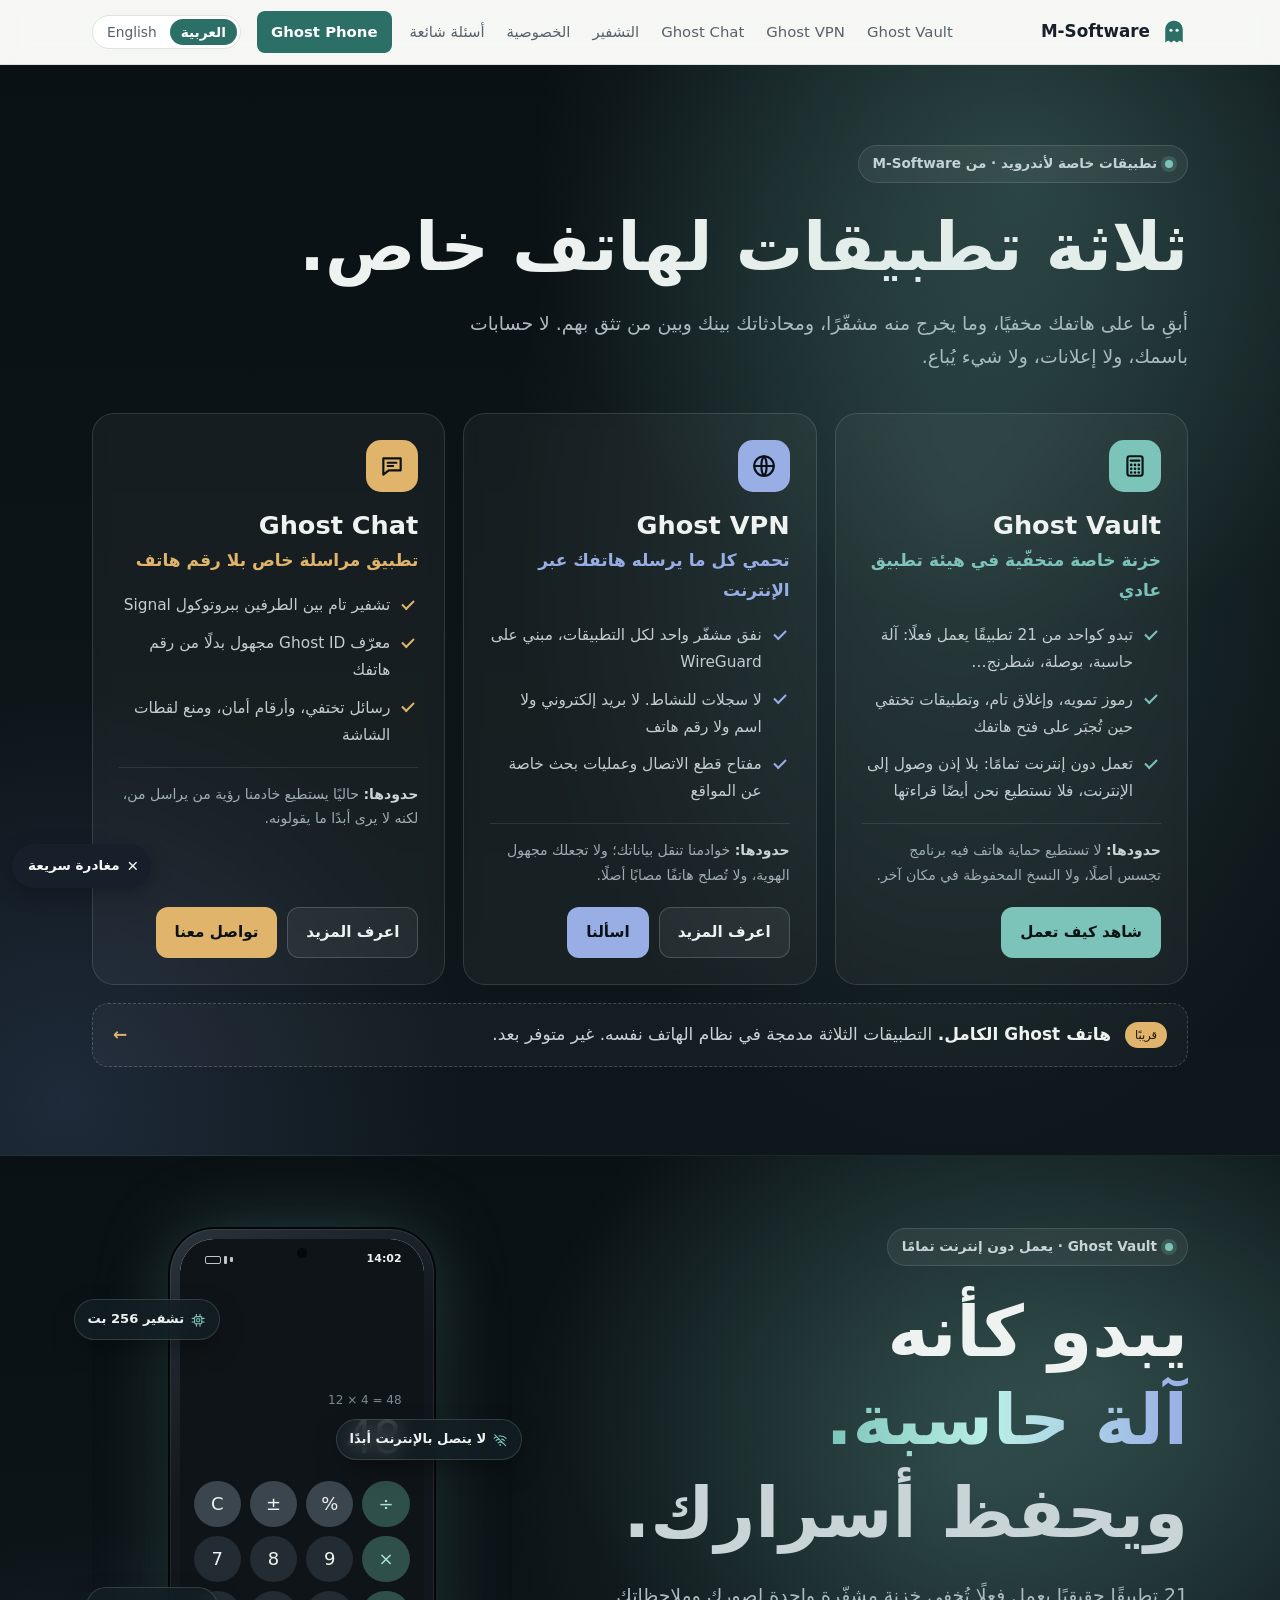
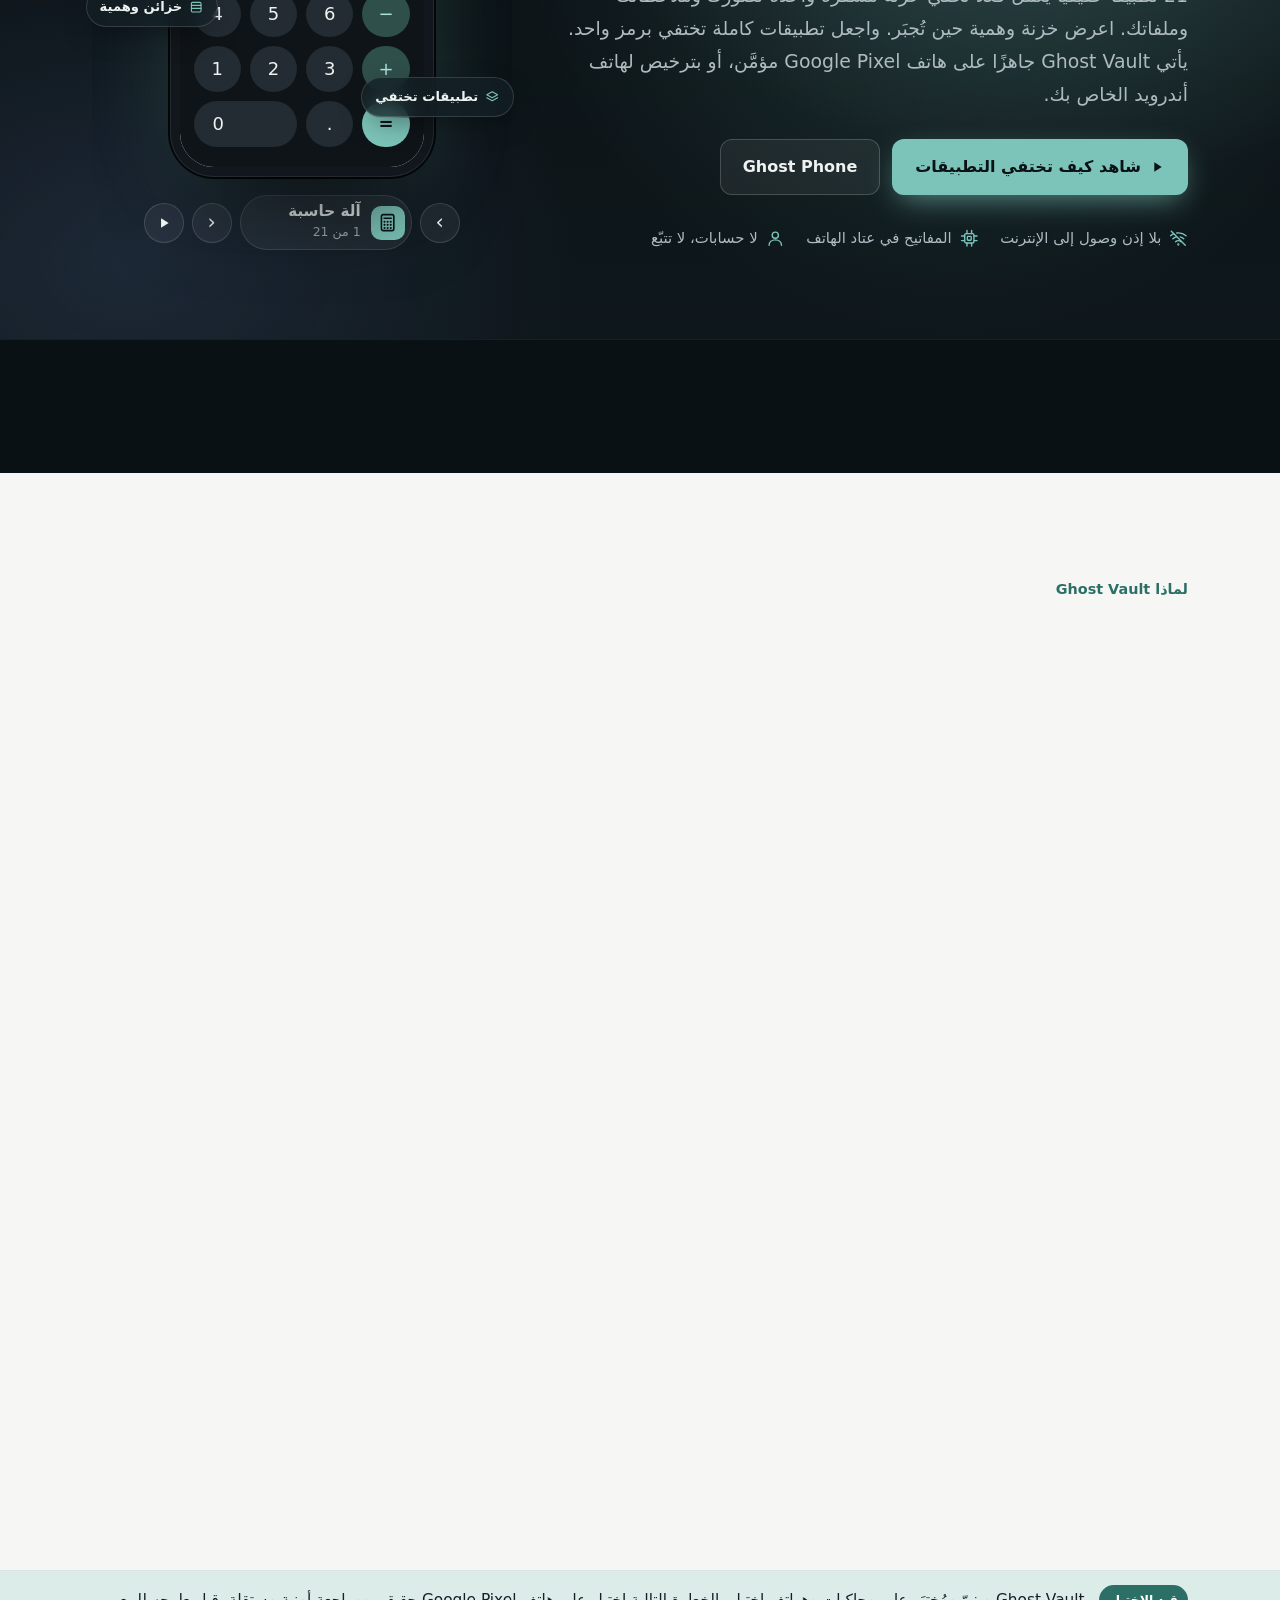
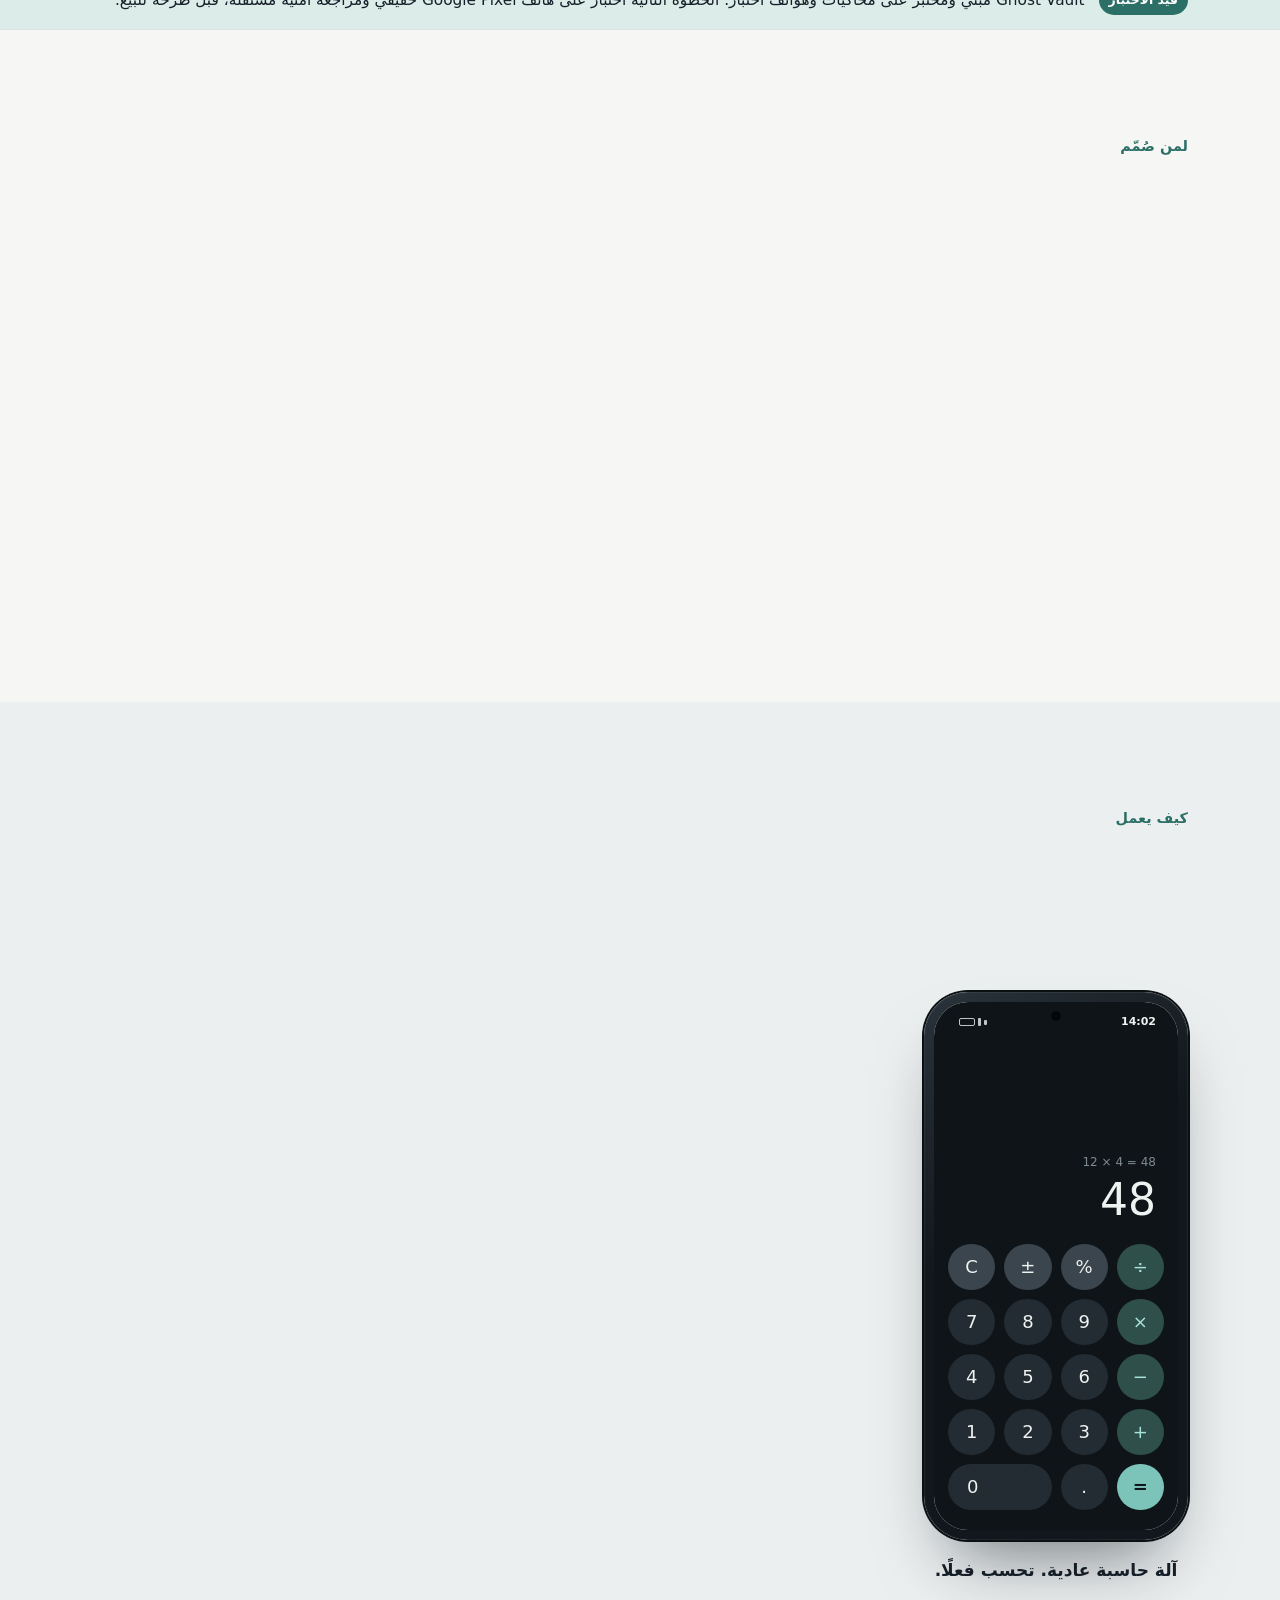
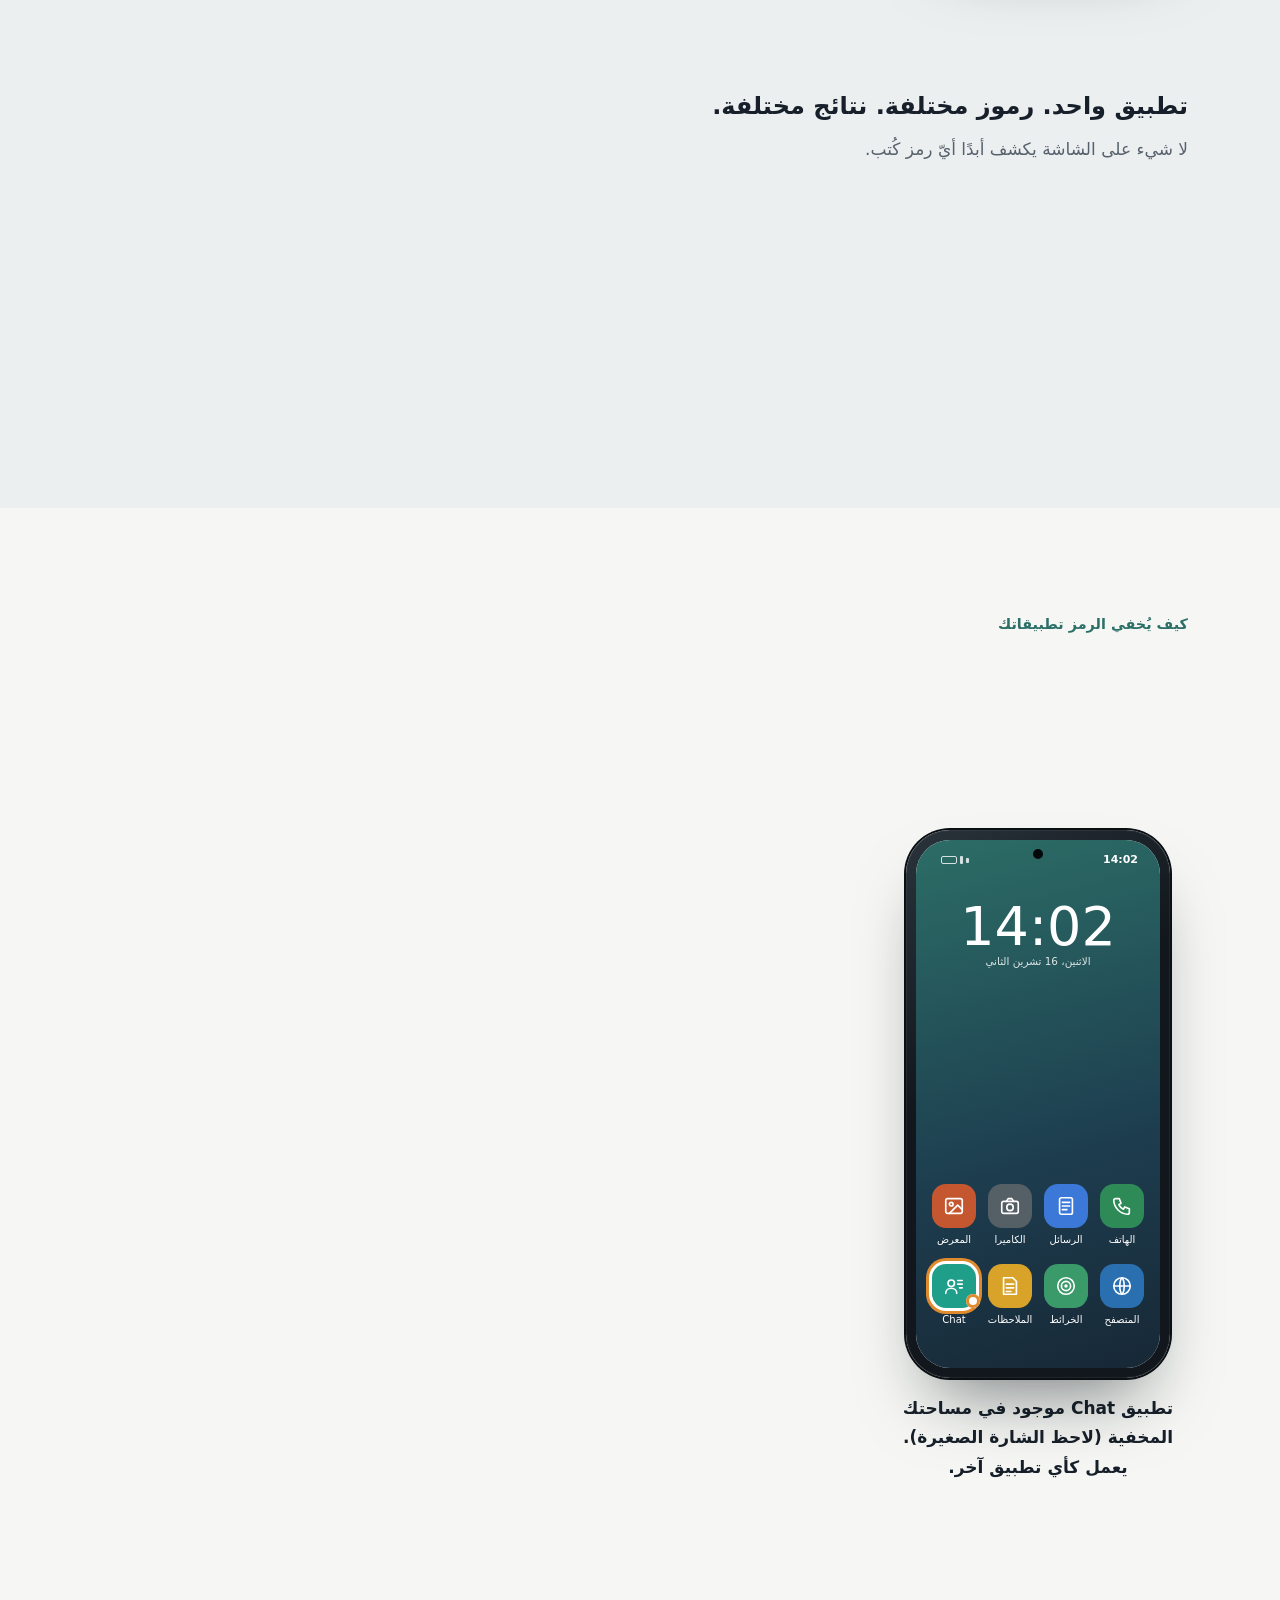
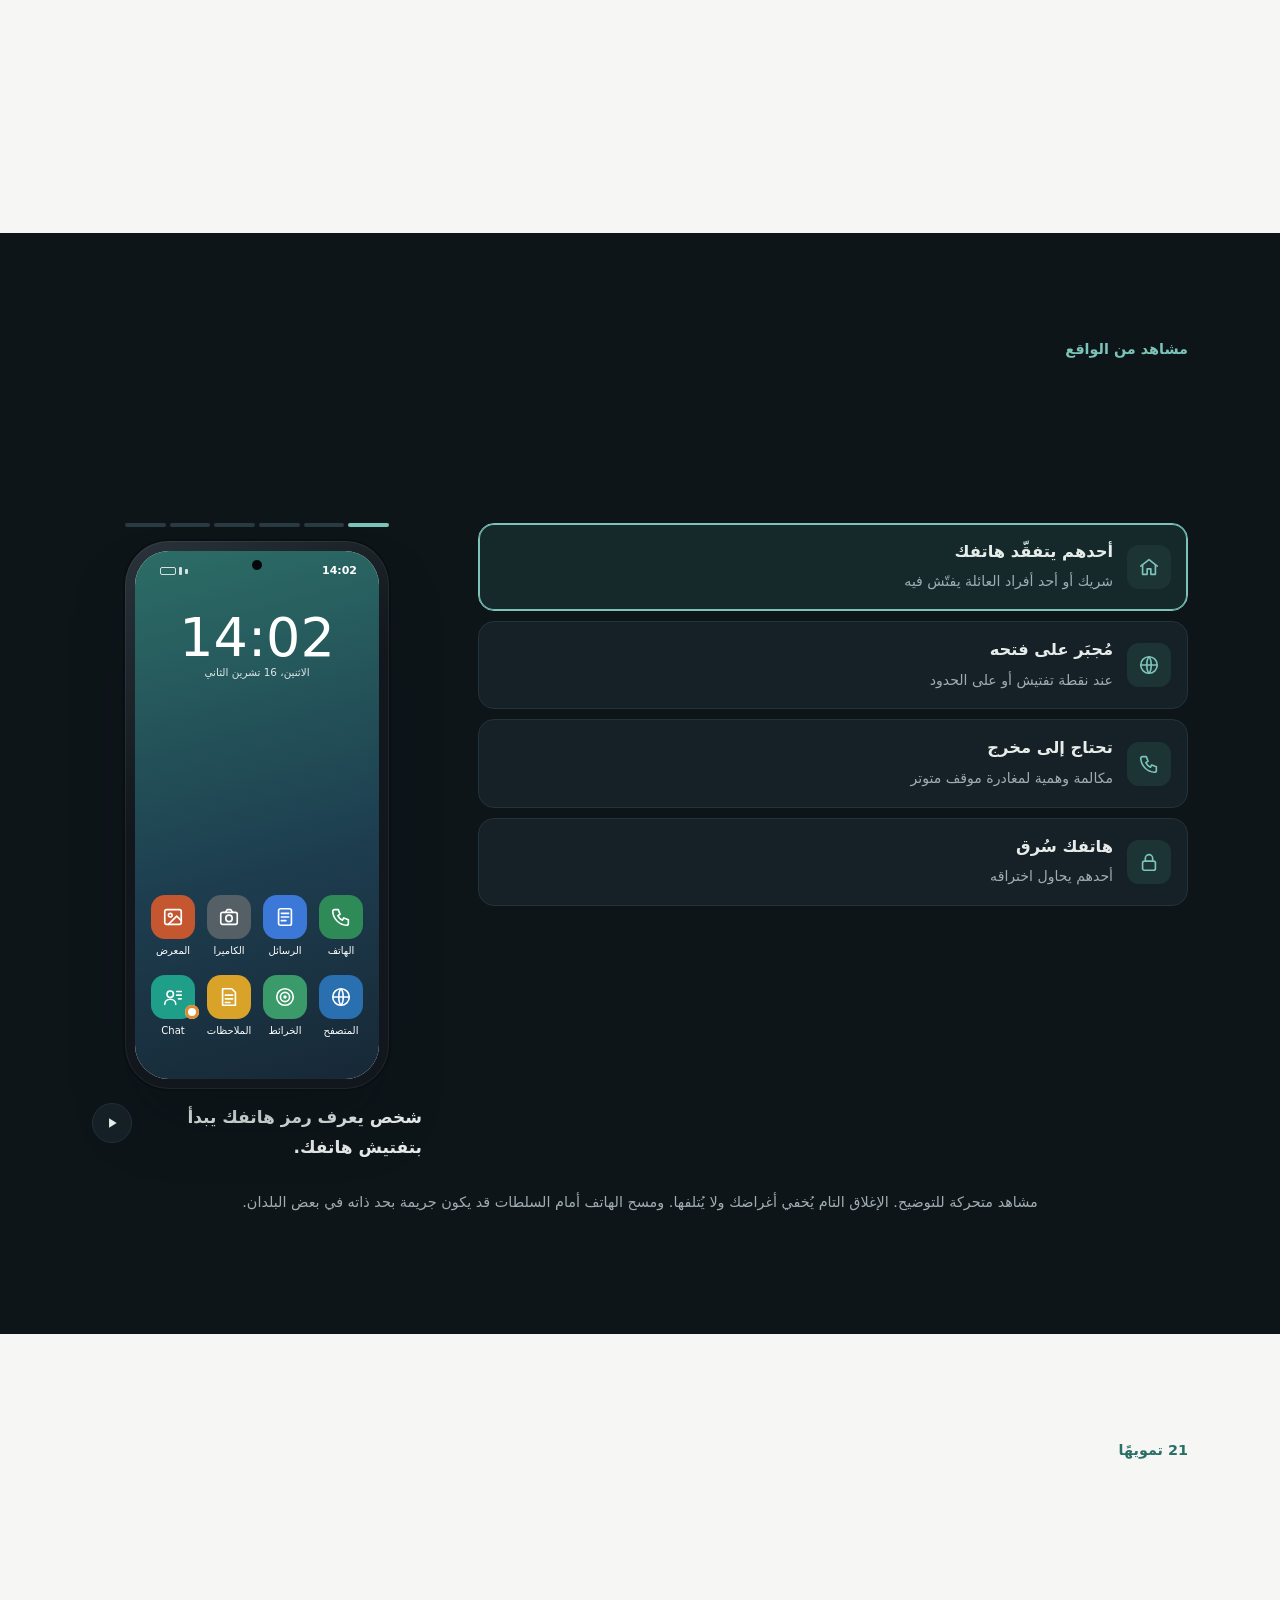
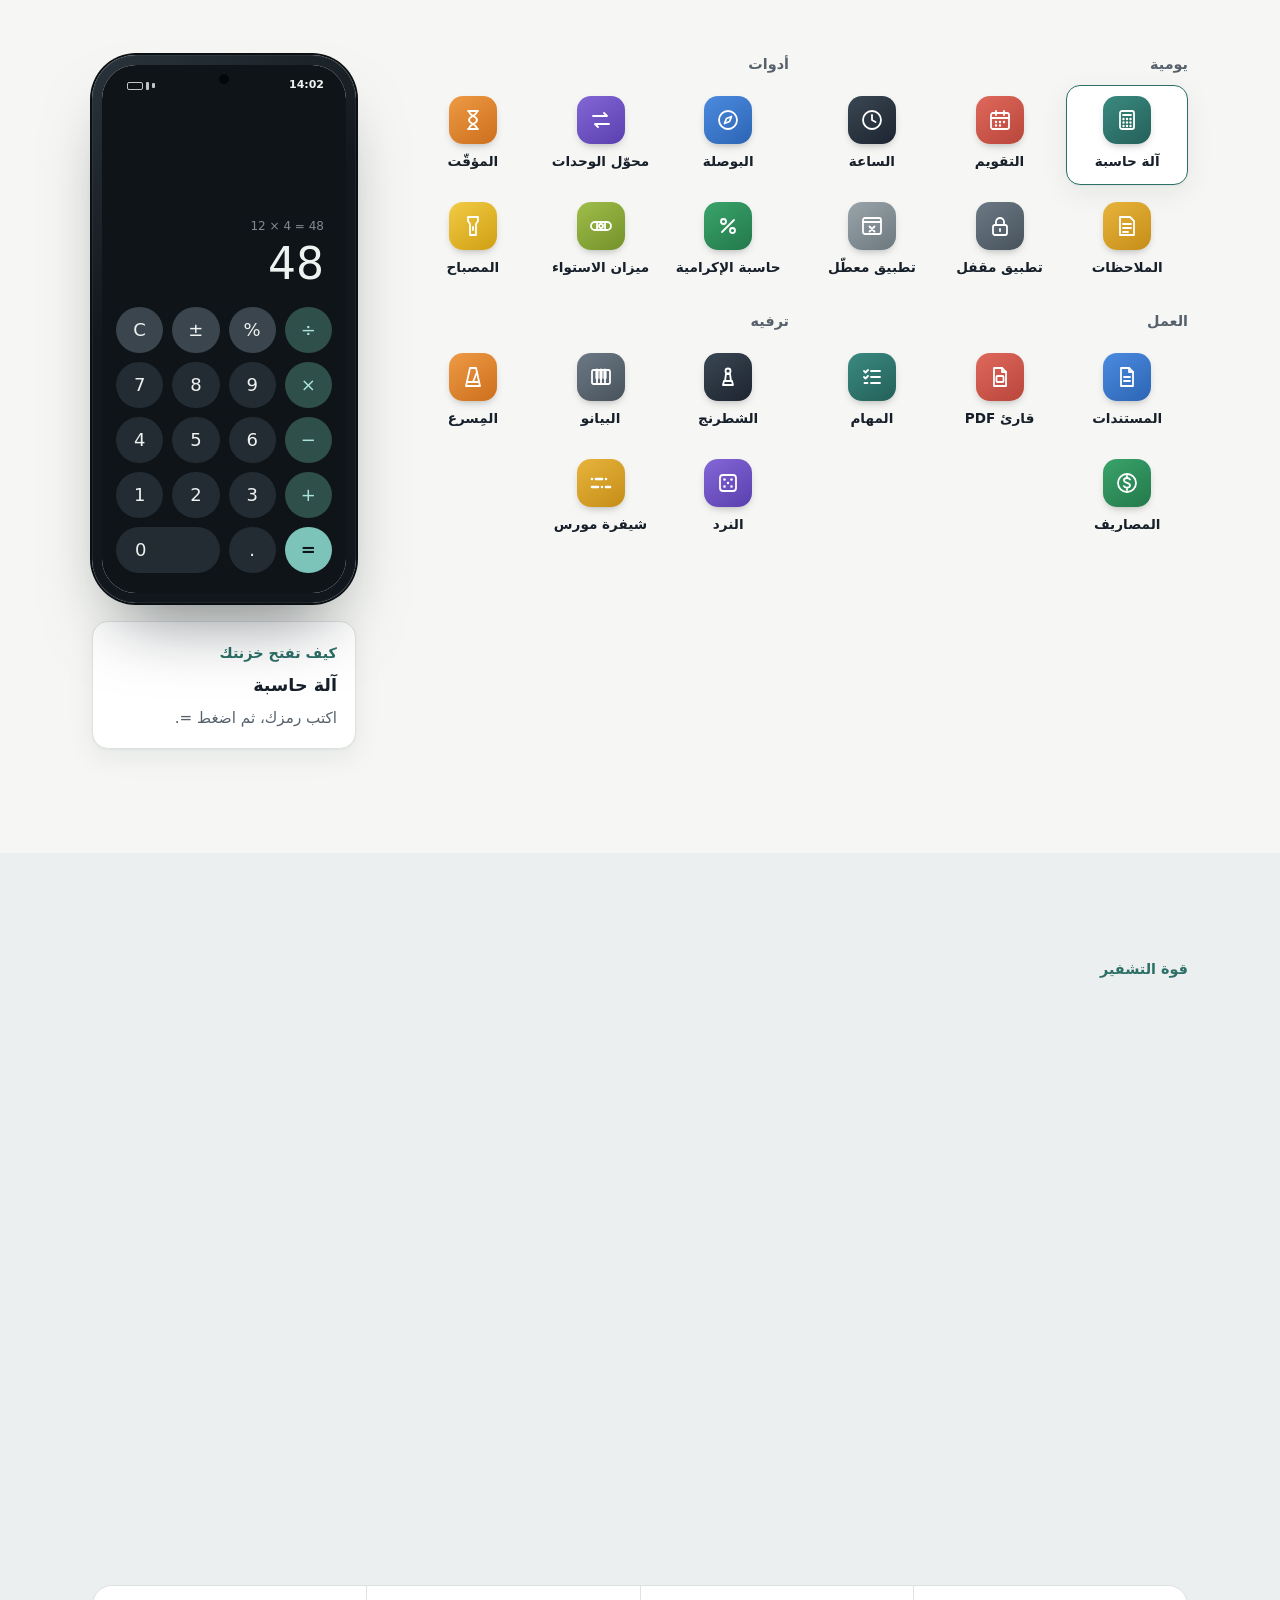
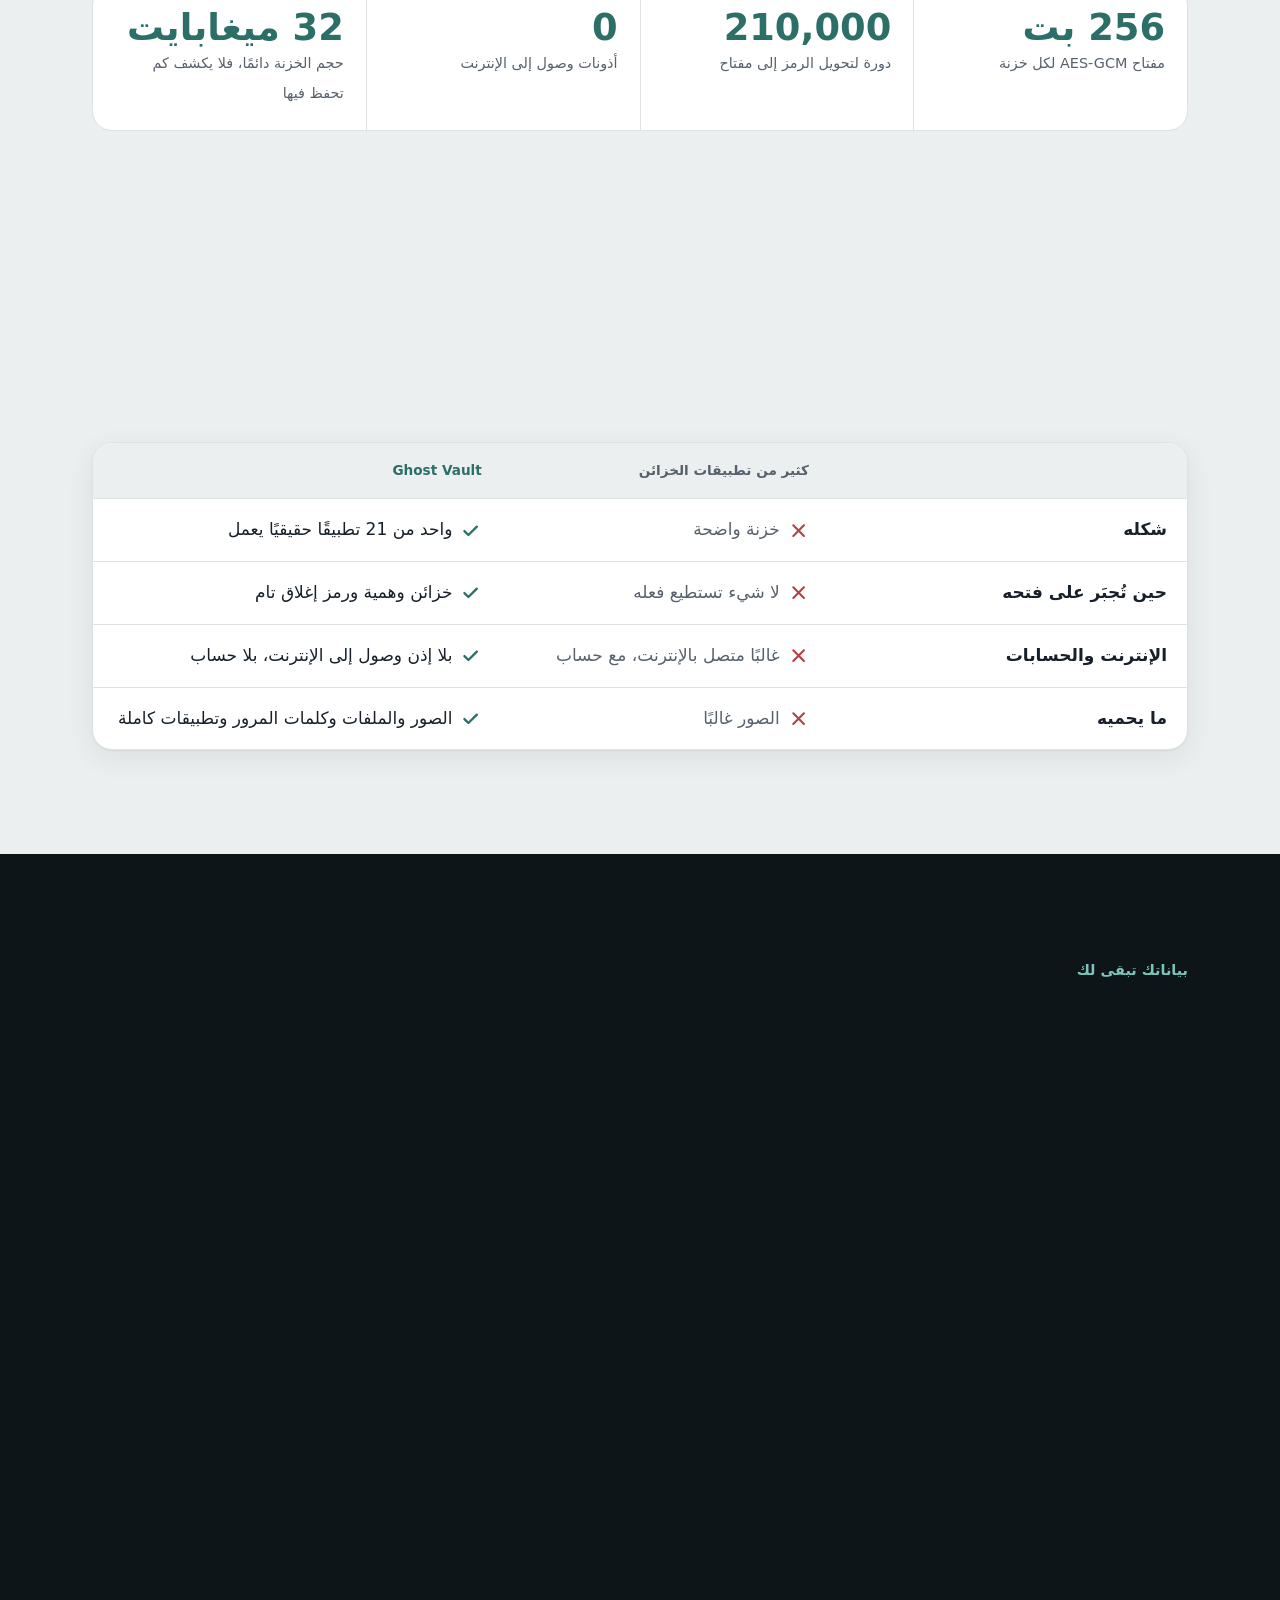
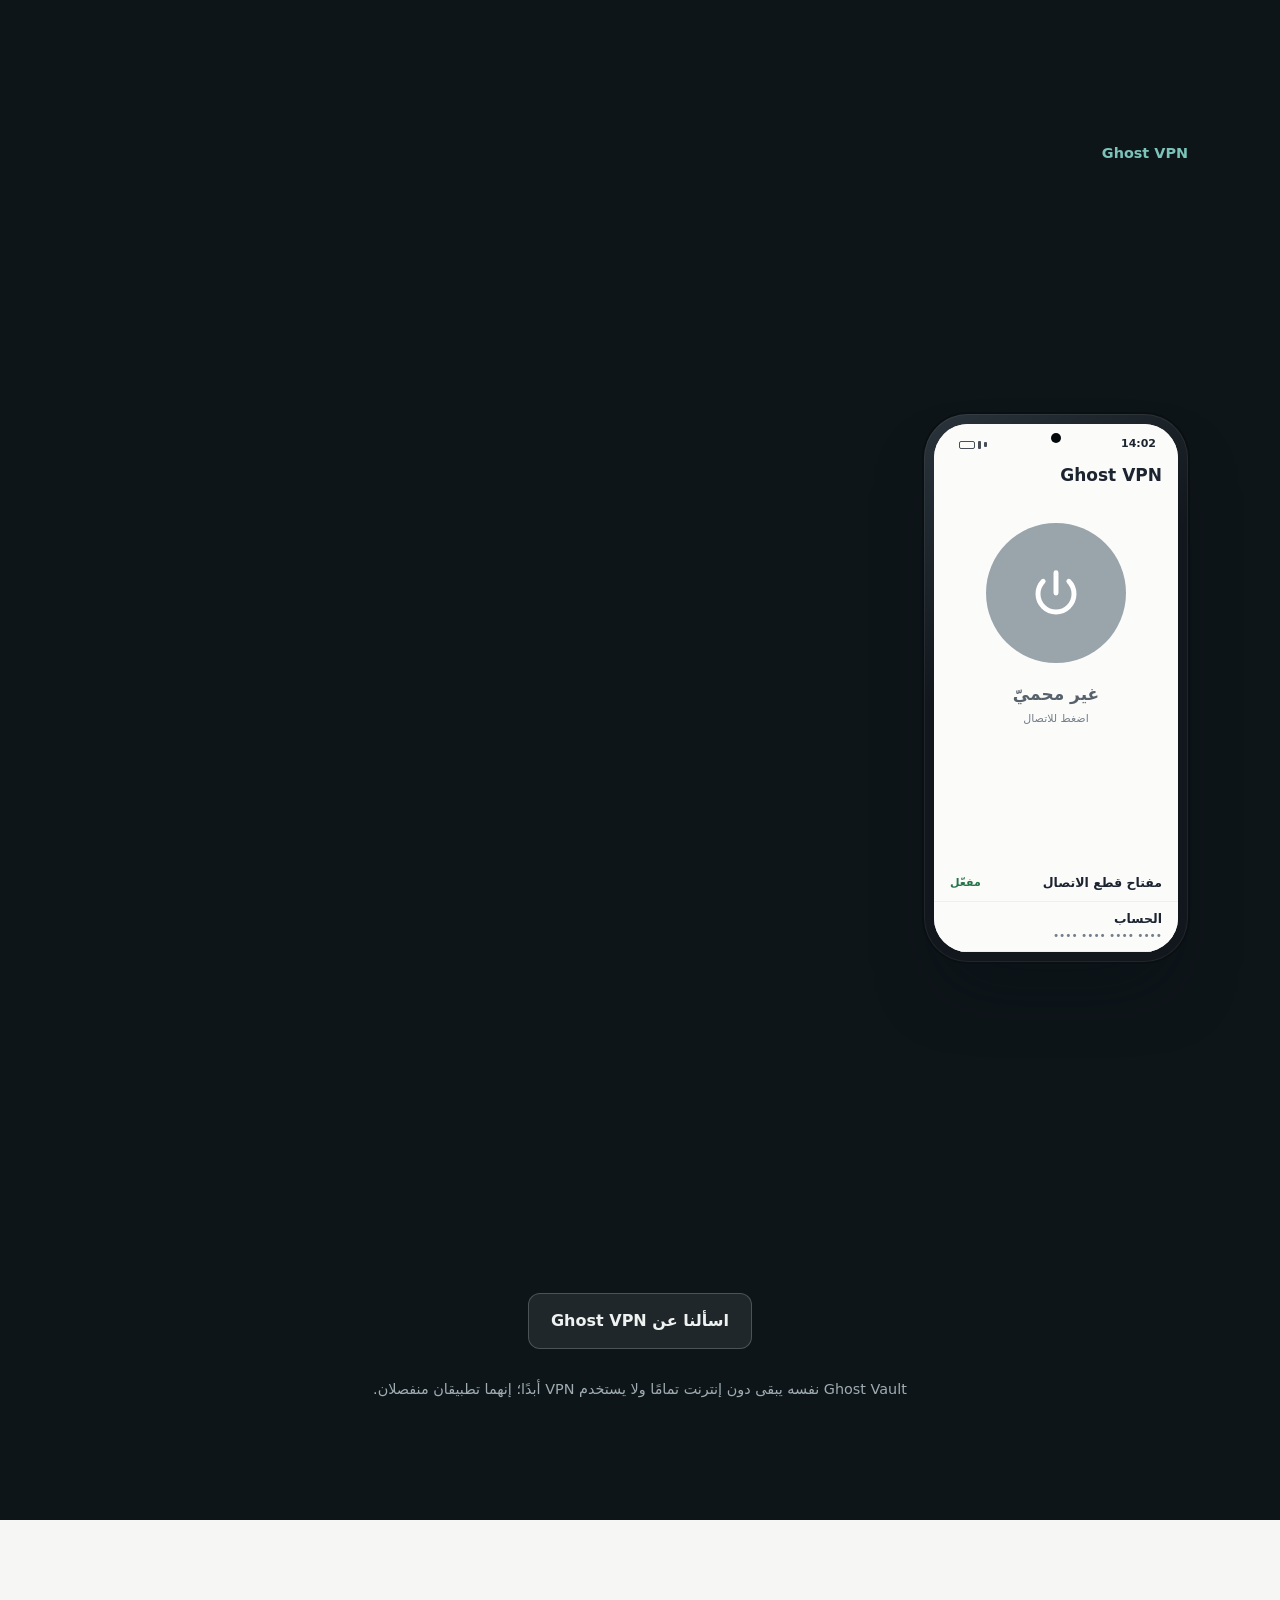
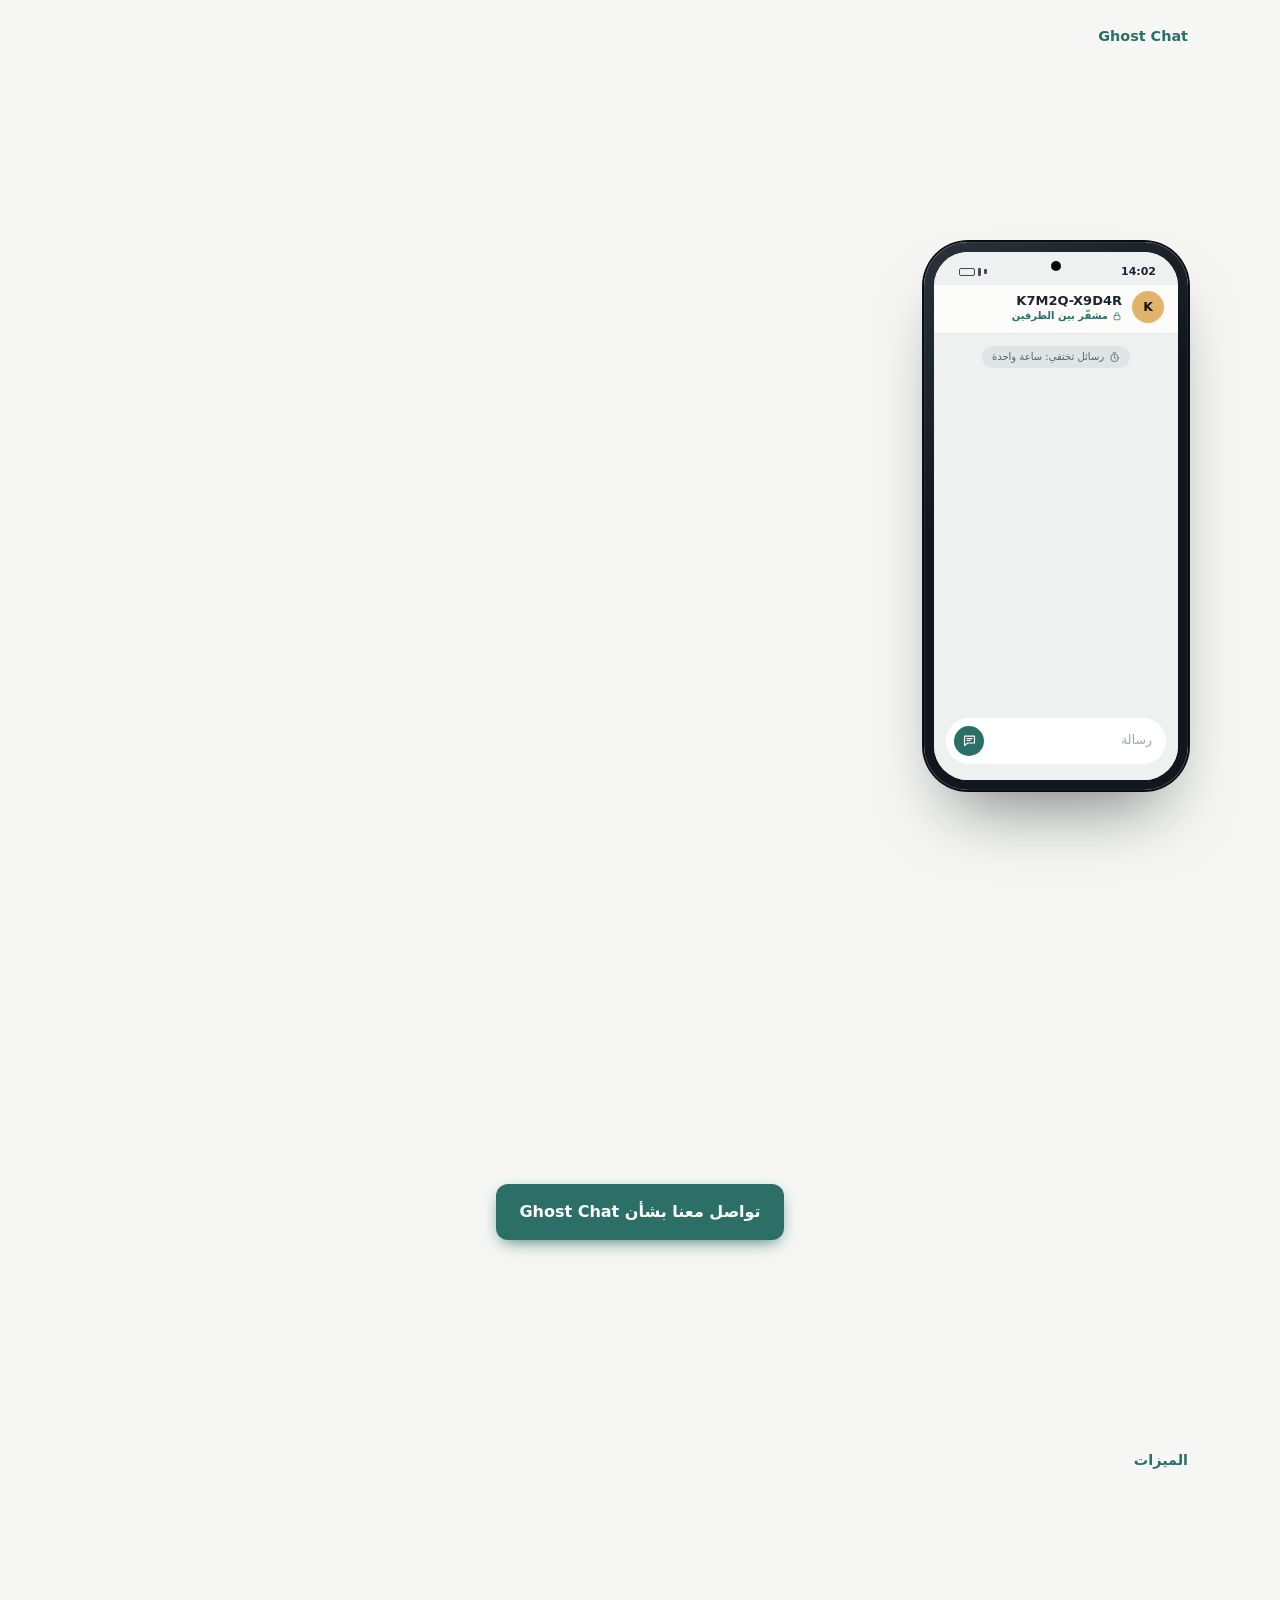
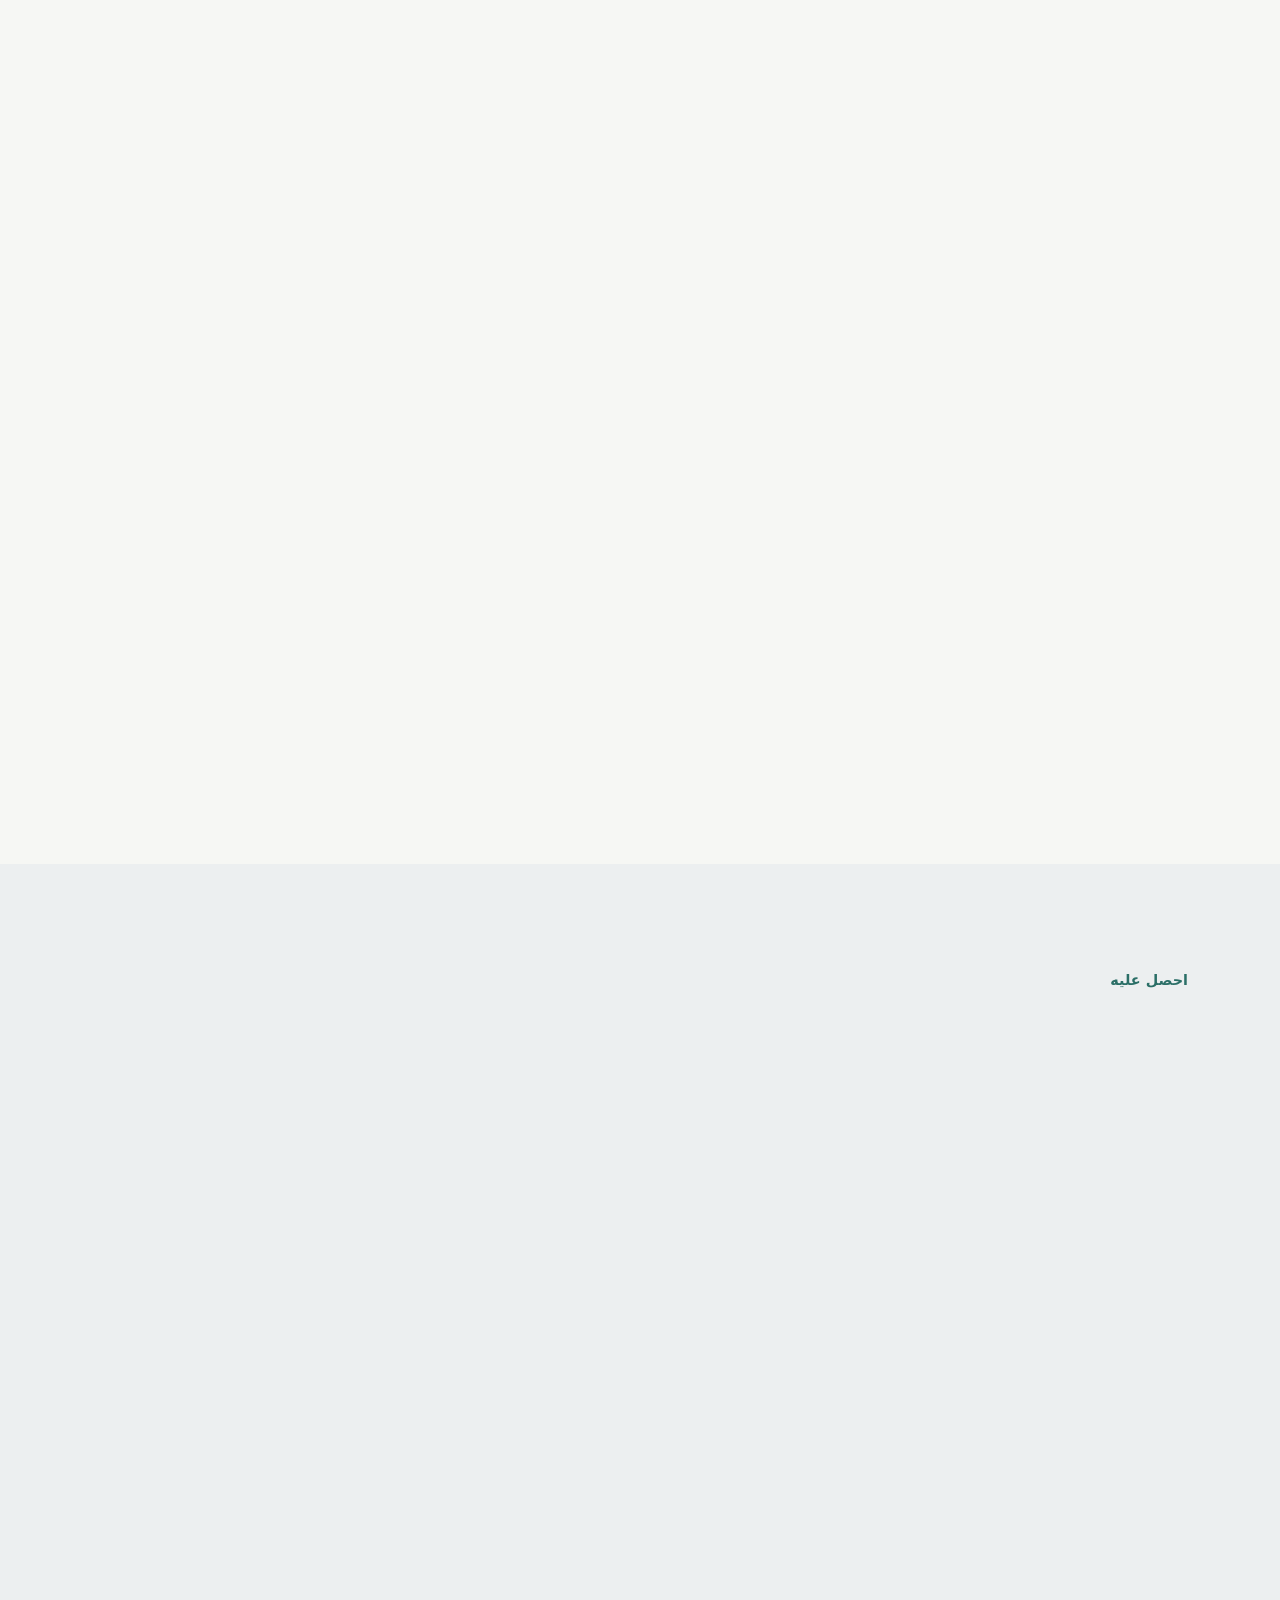
<file: index.html>
<!doctype html>
<html lang="ar" dir="rtl">
<head>
<meta charset="utf-8">
<meta name="viewport" content="width=device-width, initial-scale=1">
<meta http-equiv="Content-Security-Policy" content="default-src 'self'; script-src 'self'; style-src 'self'; img-src 'self' data:; connect-src 'none'; form-action 'none'; base-uri 'none'">
<meta name="referrer" content="no-referrer">
<meta name="robots" content="noindex, nofollow">
<meta name="color-scheme" content="light dark">
<meta name="description" content="Ghost Vault وGhost VPN وGhost Chat: ثلاثة تطبيقات خاصة لأندرويد من M-Software. خزنة مموّهة تعمل دون إنترنت، وشبكة VPN لا تحتفظ بسجلات، وتطبيق مراسلة مشفّر بلا رقم هاتف.">
<title>Ghost Vault وGhost VPN وGhost Chat · M-Software</title>
<link rel="alternate" hreflang="ar" href="https://m-software.tech/">
<link rel="alternate" hreflang="en" href="https://m-software.tech/en.html">
<link rel="alternate" hreflang="x-default" href="https://m-software.tech/">
<link rel="canonical" href="https://m-software.tech/">
<meta name="theme-color" content="#0a1114">
<meta property="og:type" content="website">
<meta property="og:site_name" content="M-Software">
<meta property="og:title" content="Ghost Vault وGhost VPN وGhost Chat: ثلاثة تطبيقات لهاتف خاص">
<meta property="og:description" content="خزنة مموّهة تعمل دون إنترنت، وشبكة VPN لا تحتفظ بسجلات، وتطبيق مراسلة مشفّر بلا رقم هاتف. ثلاثة تطبيقات خاصة لأندرويد من M-Software.">
<meta property="og:url" content="https://m-software.tech/">
<meta property="og:locale" content="ar_AR">
<meta property="og:locale:alternate" content="en_US">
<meta property="og:image" content="https://m-software.tech/og-image.png">
<meta property="og:image:width" content="1200">
<meta property="og:image:height" content="630">
<meta property="og:image:alt" content="Ghost Vault وGhost VPN وGhost Chat: ثلاثة تطبيقات لهاتف خاص، من M-Software.">
<meta name="twitter:card" content="summary_large_image">
<meta name="twitter:title" content="Ghost Vault وGhost VPN وGhost Chat: ثلاثة تطبيقات لهاتف خاص">
<meta name="twitter:description" content="خزنة مموّهة تعمل دون إنترنت، وشبكة VPN لا تحتفظ بسجلات، وتطبيق مراسلة مشفّر بلا رقم هاتف. ثلاثة تطبيقات خاصة لأندرويد من M-Software.">
<meta name="twitter:image" content="https://m-software.tech/og-image.png">
<link rel="icon" href="favicon.svg" type="image/svg+xml">
<script src="lang.js?v=1"></script>
<link rel="stylesheet" href="styles.css?v=11">
<script src="site.js?v=12" defer></script>
</head>
<body>

<!-- Icon set, drawn for this site -->
<svg width="0" height="0" class="sprite" aria-hidden="true">
  <defs>
    <symbol id="i-home" viewBox="0 0 24 24"><path d="M3 11l9-7 9 7"/><path d="M5 10v10h5v-6h4v6h5V10"/></symbol>
    <symbol id="i-press" viewBox="0 0 24 24"><path d="M4 5h12v14H6a2 2 0 0 1-2-2z"/><path d="M16 9h4v8a2 2 0 0 1-2 2h-2"/><path d="M7 9h6M7 12h6M7 15h4"/></symbol>
    <symbol id="i-globe" viewBox="0 0 24 24"><circle cx="12" cy="12" r="9"/><path d="M3 12h18"/><path d="M12 3c3.2 3.2 3.2 14.8 0 18M12 3c-3.2 3.2-3.2 14.8 0 18"/></symbol>
    <symbol id="i-user" viewBox="0 0 24 24"><circle cx="12" cy="8" r="4"/><path d="M4 21c0-4.2 3.6-7 8-7s8 2.8 8 7"/></symbol>
    <symbol id="i-lock" viewBox="0 0 24 24"><rect x="5" y="11" width="14" height="10" rx="2"/><path d="M8 11V8a4 4 0 0 1 8 0v3"/></symbol>
    <symbol id="i-call" viewBox="0 0 24 24"><path d="M5 4h4l2 5-2.5 1.5a11 11 0 0 0 5 5L15 13l5 2v4a2 2 0 0 1-2 2A16 16 0 0 1 3 6a2 2 0 0 1 2-2z"/></symbol>
    <symbol id="i-layers" viewBox="0 0 24 24"><path d="M12 3l9 5-9 5-9-5z"/><path d="M3 13l9 5 9-5"/></symbol>
    <symbol id="i-camera" viewBox="0 0 24 24"><rect x="3" y="7" width="18" height="13" rx="2"/><path d="M8 7l2-3h4l2 3"/><circle cx="12" cy="13.5" r="3.5"/></symbol>
    <symbol id="i-eye" viewBox="0 0 24 24"><path d="M2 12s4-7 10-7 10 7 10 7-4 7-10 7S2 12 2 12z"/><circle cx="12" cy="12" r="3"/></symbol>
    <symbol id="i-search" viewBox="0 0 24 24"><circle cx="11" cy="11" r="7"/><path d="M20 20l-4-4"/></symbol>
    <symbol id="i-timer" viewBox="0 0 24 24"><circle cx="12" cy="13" r="8"/><path d="M12 9v4l3 2M9 2h6"/></symbol>
    <symbol id="i-target" viewBox="0 0 24 24"><circle cx="12" cy="12" r="9"/><circle cx="12" cy="12" r="5"/><circle cx="12" cy="12" r="1"/></symbol>
    <symbol id="i-lang" viewBox="0 0 24 24"><path d="M4 5h9M8.5 3v2M6 9c1 2.6 3.3 4.6 6 5.6M11 5c-1 4-3 7-6 9"/><path d="M13 21l4-9 4 9M14.4 18h5.2"/></symbol>
    <symbol id="i-offline" viewBox="0 0 24 24"><path d="M3 3l18 18"/><path d="M8.5 16.5a5 5 0 0 1 7 0"/><path d="M5 12.6a10 10 0 0 1 4.5-2.4M14.5 10.2A10 10 0 0 1 19 12.6"/><path d="M2 8.8a15 15 0 0 1 4-2.4M10 5.1a15 15 0 0 1 12 3.7"/><circle cx="12" cy="20" r=".6"/></symbol>
    <symbol id="i-chip" viewBox="0 0 24 24"><rect x="6" y="6" width="12" height="12" rx="2"/><rect x="9.5" y="9.5" width="5" height="5" rx="1"/><path d="M9 2v4M15 2v4M9 18v4M15 18v4M2 9h4M2 15h4M18 9h4M18 15h4"/></symbol>
    <symbol id="i-box" viewBox="0 0 24 24"><rect x="4" y="4" width="16" height="16" rx="2"/><path d="M4 9h16M4 14h16"/></symbol>
    <symbol id="i-tag" viewBox="0 0 24 24"><path d="M3 12V4h8l10 10-8 8z"/><circle cx="7.5" cy="8.5" r="1.3"/></symbol>
    <symbol id="i-alert" viewBox="0 0 24 24"><path d="M12 3l10 18H2z"/><path d="M12 10v5M12 18v.4"/></symbol>
    <symbol id="i-check" viewBox="0 0 24 24"><path d="M5 12.5l4.5 4.5L19 7.5"/></symbol>
    <symbol id="i-x" viewBox="0 0 24 24"><path d="M6 6l12 12M18 6L6 18"/></symbol>
    <symbol id="i-phone" viewBox="0 0 24 24"><rect x="6" y="2" width="12" height="20" rx="2.5"/><path d="M11 18.5h2"/></symbol>
    <symbol id="i-file" viewBox="0 0 24 24"><path d="M6 3h8l4 4v14H6z"/><path d="M14 3v4h4"/></symbol>
    <symbol id="i-key" viewBox="0 0 24 24"><circle cx="8" cy="15" r="4"/><path d="M11 12l9-9M17 6l2 2M15 8l2 2"/></symbol>
    <symbol id="i-card" viewBox="0 0 24 24"><rect x="3" y="6" width="18" height="12" rx="2"/><path d="M3 10h18"/></symbol>
    <symbol id="i-image" viewBox="0 0 24 24"><rect x="3" y="4" width="18" height="16" rx="2"/><circle cx="9" cy="10" r="2"/><path d="M21 16l-5-5-9 9"/></symbol>
    <symbol id="i-note" viewBox="0 0 24 24"><rect x="5" y="3" width="14" height="18" rx="2"/><path d="M8 8h8M8 12h8M8 16h5"/></symbol>
    <symbol id="i-contacts" viewBox="0 0 24 24"><circle cx="9" cy="9" r="3.5"/><path d="M3 20c0-3.3 2.7-5.5 6-5.5s6 2.2 6 5.5M16 6h5M16 10h5M18 14h3"/></symbol>
    <symbol id="i-power" viewBox="0 0 24 24"><path d="M12 3v9"/><path d="M6.3 6.8a8 8 0 1 0 11.4 0"/></symbol>
    <symbol id="i-chat" viewBox="0 0 24 24"><path d="M4 5h16v11H9l-5 4z"/><path d="M8 9h8M8 12h5"/></symbol>
    <symbol id="i-play" viewBox="0 0 24 24"><path d="M8 5l11 7-11 7z"/></symbol>
    <symbol id="i-pause" viewBox="0 0 24 24"><path d="M8 5v14M16 5v14"/></symbol>
    <symbol id="i-replay" viewBox="0 0 24 24"><path d="M4 12a8 8 0 1 0 2.3-5.7"/><path d="M4 4v4h4"/></symbol>
    <symbol id="d-calc" viewBox="0 0 24 24"><rect x="5" y="3" width="14" height="18" rx="2"/><path d="M8 7h8"/><path d="M8.5 11h.01M12 11h.01M15.5 11h.01M8.5 14.5h.01M12 14.5h.01M15.5 14.5h.01M8.5 18h.01M12 18h.01M15.5 18h.01" stroke-width="2.4"/></symbol>
    <symbol id="d-cal" viewBox="0 0 24 24"><rect x="3" y="5" width="18" height="16" rx="2"/><path d="M3 10h18M8 3v4M16 3v4"/><path d="M8 14h.01M12 14h.01M16 14h.01M8 17.5h.01M12 17.5h.01" stroke-width="2.4"/></symbol>
    <symbol id="d-clock" viewBox="0 0 24 24"><circle cx="12" cy="12" r="9"/><path d="M12 7v5l3.5 2"/></symbol>
    <symbol id="d-notes" viewBox="0 0 24 24"><path d="M5 3h10l4 4v14H5z"/><path d="M8 10h8M8 14h8M8 18h5"/></symbol>
    <symbol id="d-locked" viewBox="0 0 24 24"><rect x="5" y="11" width="14" height="10" rx="2"/><path d="M8 11V8a4 4 0 0 1 8 0v3"/><path d="M12 15v2"/></symbol>
    <symbol id="d-broken" viewBox="0 0 24 24"><rect x="3" y="4" width="18" height="16" rx="2"/><path d="M3 8h18"/><path d="M9.5 12.5l5 5M14.5 12.5l-5 5"/></symbol>
    <symbol id="d-compass" viewBox="0 0 24 24"><circle cx="12" cy="12" r="9"/><path d="M15.5 8.5l-2 5-5 2 2-5z"/></symbol>
    <symbol id="d-convert" viewBox="0 0 24 24"><path d="M4 8h14l-3-3M20 16H6l3 3"/></symbol>
    <symbol id="d-timer" viewBox="0 0 24 24"><path d="M7 3h10M7 21h10M8 3c0 5 8 5 8 9s-8 4-8 9M16 3c0 5-8 5-8 9s8 4 8 9"/></symbol>
    <symbol id="d-tip" viewBox="0 0 24 24"><path d="M6 18L18 6"/><circle cx="7.5" cy="7.5" r="2.5"/><circle cx="16.5" cy="16.5" r="2.5"/></symbol>
    <symbol id="d-level" viewBox="0 0 24 24"><rect x="2" y="8" width="20" height="8" rx="4"/><circle cx="12" cy="12" r="2"/><path d="M8 8v8M16 8v8"/></symbol>
    <symbol id="d-flash" viewBox="0 0 24 24"><path d="M7 3h10v4l-2 3v11H9V10L7 7z"/><path d="M12 13v3"/></symbol>
    <symbol id="d-docs" viewBox="0 0 24 24"><path d="M6 3h8l4 4v14H6z"/><path d="M14 3v4h4M9 12h6M9 16h6"/></symbol>
    <symbol id="d-pdf" viewBox="0 0 24 24"><path d="M6 3h8l4 4v14H6z"/><path d="M14 3v4h4"/><rect x="8.5" y="11" width="7" height="6" rx="1"/></symbol>
    <symbol id="d-todo" viewBox="0 0 24 24"><path d="M4 6l1.5 1.5L8 5M4 12l1.5 1.5L8 11M4.5 18h3"/><path d="M11 6h9M11 12h9M11 18h9"/></symbol>
    <symbol id="d-exp" viewBox="0 0 24 24"><circle cx="12" cy="12" r="9"/><path d="M15 8.5c-.6-.9-1.7-1.5-3-1.5-1.7 0-3 .9-3 2.3 0 3.2 6 1.8 6 5 0 1.4-1.3 2.4-3 2.4-1.4 0-2.6-.6-3.1-1.6M12 5v2M12 17v2"/></symbol>
    <symbol id="d-chess" viewBox="0 0 24 24"><circle cx="12" cy="6" r="2.5"/><path d="M10 9h4l1 7H9z"/><path d="M8 16h8l1 4H7z"/></symbol>
    <symbol id="d-piano" viewBox="0 0 24 24"><rect x="3" y="5" width="18" height="14" rx="1.5"/><path d="M8 5v14M12 5v14M16 5v14"/><path d="M8 5v8M12 5v8M16 5v8" stroke-width="3.2"/></symbol>
    <symbol id="d-metro" viewBox="0 0 24 24"><path d="M9 3h6l4 18H5z"/><path d="M12 17l4-10"/><path d="M7 17h10"/></symbol>
    <symbol id="d-dice" viewBox="0 0 24 24"><rect x="4" y="4" width="16" height="16" rx="3"/><path d="M8.5 8.5h.01M15.5 8.5h.01M12 12h.01M8.5 15.5h.01M15.5 15.5h.01" stroke-width="2.6"/></symbol>
    <symbol id="d-morse" viewBox="0 0 24 24"><path d="M3 8h.01M7 8h6M17 8h.01M3 16h6M13 16h.01M17 16h4" stroke-width="2.6"/></symbol>
  </defs>
</svg>

<a class="skip" href="#main">انتقل إلى المحتوى</a>
<a class="quick-exit" id="quick-exit" href="https://ar.wikipedia.org/wiki/%D8%B7%D9%82%D8%B3" rel="noreferrer" title="يغادر هذا الموقع فورًا. يمكنك أيضًا الضغط على Esc.">
  <svg class="ic" aria-hidden="true"><use href="#i-x"/></svg><span>مغادرة سريعة</span>
</a>

<header class="site-header">
  <div class="wrap header-inner">
    <a class="brand" href="#top" aria-label="M-Software، العودة إلى الأعلى">
      <svg class="brand-mark" viewBox="0 0 32 32" aria-hidden="true"><path d="M16 3c-6 0-10 4.5-10 10.5V28l3.3-2.4L12.7 28 16 25.6 19.3 28l3.4-2.4L26 28V13.5C26 7.5 22 3 16 3z" fill="currentColor"/><circle cx="12.5" cy="14" r="1.8" class="brand-eye"/><circle cx="19.5" cy="14" r="1.8" class="brand-eye"/></svg>
      <span>M-Software</span>
    </a>
    <nav class="nav" aria-label="الأقسام">
      <a href="#vault">Ghost Vault</a>
      <a href="#vpn">Ghost VPN</a>
      <a href="#chat">Ghost Chat</a>
      <a href="#encryption">التشفير</a>
      <a href="#privacy">الخصوصية</a>
      <a href="#faq">أسئلة شائعة</a>
      <a class="nav-cta" href="#offer">Ghost Phone</a>
    </nav>
    <a class="lang-switch" href="en.html" data-lang="en" aria-label="Read this site in English (الإنجليزية)"><span class="on">العربية</span><span lang="en">English</span></a>
  </div>
</header>

<main id="main">

<!-- THREE APPS -->
<section class="apps-hero" id="top">
  <div class="hero-glow" aria-hidden="true"></div>
  <div class="wrap">
    <p class="pill"><span class="pill-dot" aria-hidden="true"></span>تطبيقات خاصة لأندرويد · من M-Software</p>
    <h1 class="apps-h1">ثلاثة تطبيقات لهاتف خاص.</h1>
    <p class="lead apps-lead">أبقِ ما على هاتفك مخفيًا، وما يخرج منه مشفّرًا، ومحادثاتك بينك وبين من تثق بهم. لا حسابات باسمك، ولا إعلانات، ولا شيء يُباع.</p>
    <div class="apps-grid">
      <article class="app-card c-vault">
        <span class="app-ic"><svg class="ic" aria-hidden="true"><use href="#d-calc"/></svg></span>
        <h2>Ghost Vault</h2>
        <p class="app-tag">خزنة خاصة متخفّية في هيئة تطبيق عادي</p>
        <ul class="checks">
          <li>تبدو كواحد من 21 تطبيقًا يعمل فعلًا: آلة حاسبة، بوصلة، شطرنج…</li>
          <li>رموز تمويه، وإغلاق تام، وتطبيقات تختفي حين تُجبَر على فتح هاتفك</li>
          <li>تعمل دون إنترنت تمامًا: بلا إذن وصول إلى الإنترنت، فلا نستطيع نحن أيضًا قراءتها</li>
        </ul>
        <p class="app-limit"><b>حدودها:</b> لا تستطيع حماية هاتف فيه برنامج تجسس أصلًا، ولا النسخ المحفوظة في مكان آخر.</p>
        <div class="app-cta"><a class="btn btn-primary" href="#vault">شاهد كيف تعمل</a></div>
      </article>
      <article class="app-card c-vpn">
        <span class="app-ic"><svg class="ic" aria-hidden="true"><use href="#i-globe"/></svg></span>
        <h2>Ghost VPN</h2>
        <p class="app-tag">تحمي كل ما يرسله هاتفك عبر الإنترنت</p>
        <ul class="checks">
          <li>نفق مشفّر واحد لكل التطبيقات، مبني على WireGuard</li>
          <li>لا سجلات للنشاط. لا بريد إلكتروني ولا اسم ولا رقم هاتف</li>
          <li>مفتاح قطع الاتصال وعمليات بحث خاصة عن المواقع</li>
        </ul>
        <p class="app-limit"><b>حدودها:</b> خوادمنا تنقل بياناتك؛ ولا تجعلك مجهول الهوية، ولا تُصلح هاتفًا مصابًا أصلًا.</p>
        <div class="app-cta"><a class="btn btn-ghost" href="#vpn">اعرف المزيد</a><a class="btn btn-primary" href="#contact">اسألنا</a></div>
      </article>
      <article class="app-card c-chat">
        <span class="app-ic"><svg class="ic" aria-hidden="true"><use href="#i-chat"/></svg></span>
        <h2>Ghost Chat</h2>
        <p class="app-tag">تطبيق مراسلة خاص بلا رقم هاتف</p>
        <ul class="checks">
          <li>تشفير تام بين الطرفين ببروتوكول Signal</li>
          <li>معرّف Ghost ID مجهول بدلًا من رقم هاتفك</li>
          <li>رسائل تختفي، وأرقام أمان، ومنع لقطات الشاشة</li>
        </ul>
        <p class="app-limit"><b>حدودها:</b> حاليًا يستطيع خادمنا رؤية من يراسل من، لكنه لا يرى أبدًا ما يقولونه.</p>
        <div class="app-cta"><a class="btn btn-ghost" href="#chat">اعرف المزيد</a><a class="btn btn-primary" href="#contact">تواصل معنا</a></div>
      </article>
    </div>
    <a class="future-strip" href="#offer">
      <span class="soon">قريبًا</span>
      <span><b>هاتف Ghost الكامل.</b> التطبيقات الثلاثة مدمجة في نظام الهاتف نفسه. غير متوفر بعد.</span>
      <span class="arrow" aria-hidden="true">&larr;</span>
    </a>
  </div>
</section>

<!-- GHOST VAULT -->
<section class="hero" id="vault">
  <div class="hero-glow" aria-hidden="true"></div>
  <div class="wrap hero-inner">
    <div class="hero-text">
      <p class="pill"><span class="pill-dot" aria-hidden="true"></span>Ghost Vault · يعمل دون إنترنت تمامًا</p>
      <h2 class="hero-h1"><span class="h1-top">يبدو كأنه</span>
        <span class="rot-line"><span class="rot" data-rot>آلة حاسبة.</span></span>
        <span class="h1-bot">ويحفظ أسرارك.</span></h2>
      <p class="lead">21 تطبيقًا حقيقيًا يعمل فعلًا تُخفي خزنة مشفّرة واحدة لصورك وملاحظاتك وملفاتك. اعرض خزنة وهمية حين تُجبَر. واجعل تطبيقات كاملة تختفي برمز واحد. يأتي Ghost Vault جاهزًا على هاتف Google Pixel مؤمَّن، أو بترخيص لهاتف أندرويد الخاص بك.</p>
      <div class="cta-row">
        <a class="btn btn-primary" href="#hide"><svg class="ic" aria-hidden="true"><use href="#i-play"/></svg>شاهد كيف تختفي التطبيقات</a>
        <a class="btn btn-ghost" href="#offer">Ghost Phone</a>
      </div>
      <ul class="trust-row">
        <li><svg class="ic" aria-hidden="true"><use href="#i-offline"/></svg>بلا إذن وصول إلى الإنترنت</li>
        <li><svg class="ic" aria-hidden="true"><use href="#i-chip"/></svg>المفاتيح في عتاد الهاتف</li>
        <li><svg class="ic" aria-hidden="true"><use href="#i-user"/></svg>لا حسابات، لا تتبّع</li>
      </ul>
    </div>

    <div class="hero-visual player" id="hero-phone">
      <div class="phone-wrap">
        <div class="phone">
          <div class="screen" aria-hidden="true"></div>
        </div>
        <span class="float f1" aria-hidden="true"><svg class="ic"><use href="#i-chip"/></svg>تشفير 256 بت</span>
        <span class="float f2" aria-hidden="true"><svg class="ic"><use href="#i-offline"/></svg>لا يتصل بالإنترنت أبدًا</span>
        <span class="float f3" aria-hidden="true"><svg class="ic"><use href="#i-box"/></svg>خزائن وهمية</span>
        <span class="float f4" aria-hidden="true"><svg class="ic"><use href="#i-layers"/></svg>تطبيقات تختفي</span>
      </div>
      <div class="hero-ctl">
        <button type="button" class="round" data-prev aria-label="التمويه السابق">›</button>
        <div class="hero-lbl" aria-live="polite">
          <span class="hero-ic" data-icon></span>
          <span><b data-name>آلة حاسبة</b><small data-count>1 من 21</small></span>
        </div>
        <button type="button" class="round" data-next aria-label="التمويه التالي">‹</button>
        <button type="button" class="round" data-play aria-label="إيقاف مؤقت" data-state="pause"></button>
      </div>
    </div>
  </div>
</section>

<!-- NUMBERS -->
<section class="numbers" aria-label="Ghost Vault بالأرقام">
  <div class="wrap numbers-inner">
    <div class="st"><b data-to="21">21</b><small>تمويهًا يعمل فعلًا</small></div>
    <div class="st"><b data-to="4">4</b><small>رموز سرية، لكل منها مهمته</small></div>
    <div class="st"><b data-to="256" data-suffix=" بت">256 بت</b><small>مفتاح تشفير لكل خزنة</small></div>
    <div class="st"><b>0</b><small>أذونات وصول إلى الإنترنت</small></div>
    <div class="st"><b data-to="41">41</b><small>لغة</small></div>
  </div>
</section>

<!-- STRONG POINTS -->
<section class="section bento-section" id="why">
  <div class="wrap">
    <p class="kicker">لماذا Ghost Vault</p>
    <h2>ست ميزات تجعله مختلفًا</h2>
    <p class="section-lead">معظم تطبيقات الخصوصية تأمل ألّا ينظر أحد. أمّا Ghost Vault فمصمَّم للحظة التي ينظر فيها أحدهم.</p>
    <div class="bento">
      <a class="tile t-wide" href="#disguises">
        <div class="tile-art art-apps" aria-hidden="true">
          <span class="app a-teal"><svg class="ic"><use href="#d-calc"/></svg></span><span class="app a-red"><svg class="ic"><use href="#d-cal"/></svg></span><span class="app a-ink"><svg class="ic"><use href="#d-clock"/></svg></span><span class="app a-amber"><svg class="ic"><use href="#d-notes"/></svg></span><span class="app a-blue"><svg class="ic"><use href="#d-compass"/></svg></span><span class="app a-violet"><svg class="ic"><use href="#d-convert"/></svg></span><span class="app a-orange"><svg class="ic"><use href="#d-timer"/></svg></span>
          <span class="app a-green"><svg class="ic"><use href="#d-tip"/></svg></span><span class="app a-lime"><svg class="ic"><use href="#d-level"/></svg></span><span class="app a-yellow"><svg class="ic"><use href="#d-flash"/></svg></span><span class="app a-blue"><svg class="ic"><use href="#d-docs"/></svg></span><span class="app a-red"><svg class="ic"><use href="#d-pdf"/></svg></span><span class="app a-teal"><svg class="ic"><use href="#d-todo"/></svg></span><span class="app a-green"><svg class="ic"><use href="#d-exp"/></svg></span>
          <span class="app a-ink"><svg class="ic"><use href="#d-chess"/></svg></span><span class="app a-slate"><svg class="ic"><use href="#d-piano"/></svg></span><span class="app a-orange"><svg class="ic"><use href="#d-metro"/></svg></span><span class="app a-violet"><svg class="ic"><use href="#d-dice"/></svg></span><span class="app a-amber"><svg class="ic"><use href="#d-morse"/></svg></span><span class="app a-slate"><svg class="ic"><use href="#d-locked"/></svg></span><span class="app a-grey"><svg class="ic"><use href="#d-broken"/></svg></span>
        </div>
        <h3>مخفيّ أمام الأعين</h3>
        <p>21 تمويهًا يعمل حقًا. آلة حاسبة تحسب، ولعبة شطرنج يمكنك لعبها. لا أحد ينظر مرتين.</p>
      </a>
      <a class="tile" href="#how">
        <div class="tile-art art-decoy" aria-hidden="true"><span class="vcard real"><i></i><i></i><i></i></span><span class="vcard fake"><b>الخزنة</b><i></i><i></i><i></i></span></div>
        <h3>خزنة وهمية حين تُجبَر</h3>
        <p>رمز التمويه يفتح خزنة مقنعة. ولا شيء على الشاشة يقول إنها ليست الحقيقية.</p>
      </a>
      <a class="tile" href="#hide">
        <div class="tile-art art-vanish" aria-hidden="true"><span class="hi h0"><svg class="ic"><use href="#i-call"/></svg></span><span class="hi h3"><svg class="ic"><use href="#i-image"/></svg></span><span class="hi h7 gone"><svg class="ic"><use href="#i-contacts"/></svg></span><span class="hi h1"><svg class="ic"><use href="#i-note"/></svg></span></div>
        <h3>تطبيقات كاملة تختفي</h3>
        <p>رمز إغلاق واحد يُخفي تطبيقاتك المخفية: لا أيقونة ولا إشعارات. وعبارة الاسترداد تعيدها.</p>
      </a>
      <a class="tile" href="#scenes">
        <div class="tile-art art-call" aria-hidden="true"><span class="ring-ic"><svg class="ic"><use href="#i-call"/></svg></span></div>
        <h3>مخرج آمن</h3>
        <p>مكالمة واردة وهمية تمنحك سببًا للمغادرة، وتقفل الخزنة في اللحظة نفسها.</p>
      </a>
      <a class="tile" href="#encryption">
        <div class="tile-art art-chip" aria-hidden="true"><span class="chip-ic"><svg class="ic"><use href="#i-chip"/></svg></span></div>
        <h3>المفاتيح في شريحة الأمان</h3>
        <p>بيانات رمزك محميّة بعتاد الهاتف، فلا يمكن تجربة التخمينات على حاسوب سريع.</p>
      </a>
      <a class="tile" href="#privacy">
        <div class="tile-art art-off" aria-hidden="true"><span class="off-ic"><svg class="ic"><use href="#i-offline"/></svg></span></div>
        <h3>لا يستطيع الاتصال بالإنترنت</h3>
        <p>بلا إذن وصول إلى الإنترنت، بلا حساب، بلا إعلانات. لا نجمع شيئًا، ولا نبيع شيئًا، ولا نرى شيئًا.</p>
      </a>
    </div>
  </div>
</section>

<!-- STATUS -->
<div class="status-band" role="note">
  <div class="wrap status-inner">
    <span class="status-badge">قيد الاختبار</span>
    <p>Ghost Vault مبنيّ ومُختبَر على محاكيات وهواتف اختبار. الخطوة التالية اختبار على هاتف Google Pixel حقيقي ومراجعة أمنية مستقلة، قبل طرحه للبيع.</p>
  </div>
</div>

<!-- WHO -->
<section class="section" id="who">
  <div class="wrap">
    <p class="kicker">لمن صُمّم</p>
    <h2>لمن لا يستطيع دائمًا أن يُبقي هاتفه لنفسه</h2>
    <p class="section-lead">أمان الهاتف العادي يفترض أنك حرّ في أن تقول «لا» حين يطلب أحدهم رؤية هاتفك. كثيرون ليسوا كذلك.</p>
    <div class="cards cards-4">
      <article class="card who">
        <span class="icon-badge"><svg class="ic" aria-hidden="true"><use href="#i-home"/></svg></span>
        <h3>من يغادرون علاقة مسيئة</h3>
        <p>حين يعرف الشريك أو أحد أفراد العائلة رمز هاتفك، أو يتفقّد رسائلك، أو ثبّت تطبيق تجسس.</p>
      </article>
      <article class="card who">
        <span class="icon-badge"><svg class="ic" aria-hidden="true"><use href="#i-press"/></svg></span>
        <h3>الصحفيون</h3>
        <p>مصادر وملاحظات وتسجيلات يجب أن تبقى سرية إن أُخذ الهاتف أو فُتّش.</p>
      </article>
      <article class="card who">
        <span class="icon-badge"><svg class="ic" aria-hidden="true"><use href="#i-globe"/></svg></span>
        <h3>الناشطون والمسافرون</h3>
        <p>نقاط تفتيش وحدود وعمليات تفتيش قد يُطلب منك فيها فتح هاتفك وتسليمه.</p>
      </article>
      <article class="card who">
        <span class="icon-badge"><svg class="ic" aria-hidden="true"><use href="#i-user"/></svg></span>
        <h3>كل من يحتاج إلى الخصوصية</h3>
        <p>صورك وحياتك الخاصة، بعيدًا عن أي شخص يمسك هاتفك لدقيقة.</p>
      </article>
    </div>
  </div>
</section>

<!-- HOW -->
<section class="section section-alt" id="how">
  <div class="wrap">
    <p class="kicker">كيف يعمل</p>
    <h2>شاهد الخزنة تُفتح</h2>
    <p class="section-lead">الآلة الحاسبة آلة حاسبة حقيقية. رقم واحد فقط، يليه =، يفعل شيئًا آخر.</p>
    <div class="demo">
      <div class="player demo-player" id="demo-phone">
        <div class="phone"><div class="screen" aria-hidden="true"></div></div>
        <p class="player-cap" data-cap aria-live="polite"></p>
      </div>
      <ol class="demo-steps" data-steps="demo-phone">
        <li data-step="1"><span class="step-num">1</span><div><h3>يبدو عاديًا</h3><p>اختر واحدًا من 21 تمويهًا يعمل فعلًا. من يفتحه يرى تطبيقًا عاديًا يعمل حقًا.</p></div></li>
        <li data-step="2"><span class="step-num">2</span><div><h3>اكتب رمزك السري</h3><p>تختاره في إعداد قصير موجَّه. والرمز الخاطئ يبدو استخدامًا عاديًا فحسب.</p></div></li>
        <li data-step="3"><span class="step-num">3</span><div><h3>اضغط =</h3><p>لكل تمويه طريقة دخول سرية خاصة به: زر، أو بحث، أو لحن، أو ضغطة مطوّلة.</p></div></li>
        <li data-step="4"><span class="step-num">4</span><div><h3>تُفتح خزنتك</h3><p>صور، فيديوهات، ملاحظات، تسجيلات صوتية، ملفات، كلمات مرور، بطاقات وجهات اتصال، كلها مشفّرة.</p></div></li>
      </ol>
    </div>

    <div class="pins">
      <div class="pins-head">
        <h3>تطبيق واحد. رموز مختلفة. نتائج مختلفة.</h3>
        <p>لا شيء على الشاشة يكشف أبدًا أيّ رمز كُتب.</p>
      </div>
      <div class="pin-cards">
        <article class="pin-card p-main">
          <span class="pin-code" aria-hidden="true">●●●● =</span>
          <h4>الرمز الرئيسي</h4>
          <p>يفتح خزنتك الحقيقية.</p>
        </article>
        <article class="pin-card p-decoy">
          <span class="pin-code" aria-hidden="true">●●●● =</span>
          <h4>رمز التمويه <em>اختياري</em></h4>
          <p>يفتح خزنة وهمية مقنعة يمكنك عرضها حين تُجبَر. حتى ثلاث خزائن.</p>
        </article>
        <article class="pin-card p-lock">
          <span class="pin-code" aria-hidden="true">●●●● =</span>
          <h4>رمز الإغلاق التام <em>اختياري</em></h4>
          <p>يقفل كل شيء ويخفيه بهدوء، بما فيه التطبيقات المخفية. ولا تعيده إلا عبارة الاسترداد.</p>
        </article>
        <article class="pin-card p-wipe">
          <span class="pin-code" aria-hidden="true">●●●● =</span>
          <h4>رمز المسح <em>معطَّل افتراضيًا</em></h4>
          <p>يمسح الهاتف كله، أو بيانات هذا التطبيق وتطبيقاته المخفية فقط. لا يمكن التراجع عنه.</p>
        </article>
      </div>
    </div>
  </div>
</section>

<!-- HIDE APPS -->
<section class="section" id="hide">
  <div class="wrap">
    <p class="kicker">كيف يُخفي الرمز تطبيقاتك</p>
    <h2>رمز واحد، وتختفي تطبيقاتك</h2>
    <p class="section-lead">ليست صورك فقط: تطبيقات كاملة، كتطبيق مراسلة، يمكن أن تختفي من هاتفك وتعود لاحقًا بكل ما فيها. إليك ما يحدث بالضبط.</p>
    <div class="demo">
      <div class="player demo-player" id="hide-phone">
        <div class="phone"><div class="screen" aria-hidden="true"></div></div>
        <p class="player-cap" data-cap aria-live="polite"></p>
      </div>
      <ol class="demo-steps" data-steps="hide-phone">
        <li data-step="1"><span class="step-num">1</span><div><h3>ضع التطبيقات في المساحة المخفية</h3><p>من خزنتك، انقل تطبيقات مثل تطبيق مراسلة أو معرض الصور إلى مساحة منفصلة وخاصة على الهاتف. تبقى تعمل بشكل طبيعي.</p></div></li>
        <li data-step="2"><span class="step-num">2</span><div><h3>اكتب رمز الإغلاق التام</h3><p>حين تحتاج، اكتبه في التمويه كأي رقم عادي. لا شيء على الشاشة يكشفه.</p></div></li>
        <li data-step="3"><span class="step-num">3</span><div><h3>تختفي</h3><p>تختفي التطبيقات: لا أيقونة، لا إشعارات، ولا حتى في البحث. تُقفَل الخزنة، ويتوقف رمزك الرئيسي عن العمل أيضًا.</p></div></li>
        <li data-step="4"><span class="step-num">4</span><div><h3>أعِدها</h3><p>حين تكون في أمان، تعيد عبارة الاسترداد كل شيء كما كان تمامًا. لا يُحذف شيء.</p></div></li>
      </ol>
    </div>
    <div class="explain">
      <div>
        <h3>ما يحدث خلف الكواليس</h3>
        <p>المساحة المخفية هي <b>ملف عمل</b> في أندرويد: منطقة منفصلة ومشفّرة من الهاتف، تبدو كملف عمل عادي. الإغلاق التام يطلب من أندرويد تجميدها. التطبيق المجمَّد لا يعمل ولا يُظهر أيقونة ولا يرسل إشعارات. وتبقى بياناته على الهاتف مشفّرة.</p>
      </div>
      <div>
        <h3>من المفيد أن تعرف</h3>
        <p>هذه الميزة ما زالت تجريبية. تعمل على أفضل وجه على Google Pixel. بعض الشركات المصنّعة تقيّد ملفات العمل، لذا جرّبها أولًا على الهواتف الأخرى. يستطيع خبير جنائي بأدوات خاصة أن يرى وجود مساحة مخفية، لكنه لا يستطيع قراءة ما بداخلها.</p>
      </div>
    </div>
  </div>
</section>

<!-- SCENES -->
<section class="section section-dark" id="scenes">
  <div class="wrap">
    <p class="kicker">مشاهد من الواقع</p>
    <h2>اللحظات التي صُمّم من أجلها</h2>
    <p class="section-lead">أربعة مشاهد قصيرة. اختر واحدًا وشاهد ما يحدث على الهاتف.</p>
    <div class="scenes">
      <div class="scene-tabs" role="tablist" aria-label="اختر مشهدًا">
        <button type="button" role="tab" data-story="home" aria-controls="story-phone">
          <span class="icon-badge"><svg class="ic" aria-hidden="true"><use href="#i-home"/></svg></span>
          <span><b>أحدهم يتفقّد هاتفك</b><small>شريك أو أحد أفراد العائلة يفتّش فيه</small></span>
        </button>
        <button type="button" role="tab" data-story="border" aria-controls="story-phone">
          <span class="icon-badge"><svg class="ic" aria-hidden="true"><use href="#i-globe"/></svg></span>
          <span><b>مُجبَر على فتحه</b><small>عند نقطة تفتيش أو على الحدود</small></span>
        </button>
        <button type="button" role="tab" data-story="escape" aria-controls="story-phone">
          <span class="icon-badge"><svg class="ic" aria-hidden="true"><use href="#i-call"/></svg></span>
          <span><b>تحتاج إلى مخرج</b><small>مكالمة وهمية لمغادرة موقف متوتر</small></span>
        </button>
        <button type="button" role="tab" data-story="stolen" aria-controls="story-phone">
          <span class="icon-badge"><svg class="ic" aria-hidden="true"><use href="#i-lock"/></svg></span>
          <span><b>هاتفك سُرق</b><small>أحدهم يحاول اختراقه</small></span>
        </button>
      </div>
      <div class="player story-player" id="story-phone" role="tabpanel">
        <div class="story-bars" data-bars aria-hidden="true"></div>
        <div class="phone"><div class="screen" aria-hidden="true"></div></div>
        <div class="story-foot">
          <p class="player-cap" data-cap aria-live="polite"></p>
          <button type="button" class="round" data-play aria-label="إيقاف مؤقت" data-state="pause"></button>
        </div>
      </div>
    </div>
    <p class="note on-dark">مشاهد متحركة للتوضيح. الإغلاق التام يُخفي أغراضك ولا يُتلفها. ومسح الهاتف أمام السلطات قد يكون جريمة بحد ذاته في بعض البلدان.</p>
  </div>
</section>

<!-- DISGUISES -->
<section class="section" id="disguises">
  <div class="wrap">
    <p class="kicker">21 تمويهًا</p>
    <h2>اختر التطبيق الذي لن ينظر إليه أحد مرتين</h2>
    <p class="section-lead">كل واحد منها تطبيق حقيقي يعمل، وله طريقة دخول سرية خاصة به. اضغط على أحدها لتراه. ويمكنك أيضًا تغيير أيقونته واسمه على الشاشة الرئيسية.</p>

    <div class="picker" id="picker">
      <div class="picker-grid">
        <div class="dg">
          <h3>يومية</h3>
          <ul class="app-grid">
            <li><button type="button" data-app="0"><span class="app a-teal"><svg class="ic" aria-hidden="true"><use href="#d-calc"/></svg></span>آلة حاسبة</button></li>
            <li><button type="button" data-app="1"><span class="app a-red"><svg class="ic" aria-hidden="true"><use href="#d-cal"/></svg></span>التقويم</button></li>
            <li><button type="button" data-app="2"><span class="app a-ink"><svg class="ic" aria-hidden="true"><use href="#d-clock"/></svg></span>الساعة</button></li>
            <li><button type="button" data-app="3"><span class="app a-amber"><svg class="ic" aria-hidden="true"><use href="#d-notes"/></svg></span>الملاحظات</button></li>
            <li><button type="button" data-app="4"><span class="app a-slate"><svg class="ic" aria-hidden="true"><use href="#d-locked"/></svg></span>تطبيق مقفل</button></li>
            <li><button type="button" data-app="5"><span class="app a-grey"><svg class="ic" aria-hidden="true"><use href="#d-broken"/></svg></span>تطبيق معطّل</button></li>
          </ul>
        </div>
        <div class="dg">
          <h3>أدوات</h3>
          <ul class="app-grid">
            <li><button type="button" data-app="6"><span class="app a-blue"><svg class="ic" aria-hidden="true"><use href="#d-compass"/></svg></span>البوصلة</button></li>
            <li><button type="button" data-app="7"><span class="app a-violet"><svg class="ic" aria-hidden="true"><use href="#d-convert"/></svg></span>محوّل الوحدات</button></li>
            <li><button type="button" data-app="8"><span class="app a-orange"><svg class="ic" aria-hidden="true"><use href="#d-timer"/></svg></span>المؤقّت</button></li>
            <li><button type="button" data-app="9"><span class="app a-green"><svg class="ic" aria-hidden="true"><use href="#d-tip"/></svg></span>حاسبة الإكرامية</button></li>
            <li><button type="button" data-app="10"><span class="app a-lime"><svg class="ic" aria-hidden="true"><use href="#d-level"/></svg></span>ميزان الاستواء</button></li>
            <li><button type="button" data-app="11"><span class="app a-yellow"><svg class="ic" aria-hidden="true"><use href="#d-flash"/></svg></span>المصباح</button></li>
          </ul>
        </div>
        <div class="dg">
          <h3>العمل</h3>
          <ul class="app-grid">
            <li><button type="button" data-app="12"><span class="app a-blue"><svg class="ic" aria-hidden="true"><use href="#d-docs"/></svg></span>المستندات</button></li>
            <li><button type="button" data-app="13"><span class="app a-red"><svg class="ic" aria-hidden="true"><use href="#d-pdf"/></svg></span>قارئ PDF</button></li>
            <li><button type="button" data-app="14"><span class="app a-teal"><svg class="ic" aria-hidden="true"><use href="#d-todo"/></svg></span>المهام</button></li>
            <li><button type="button" data-app="15"><span class="app a-green"><svg class="ic" aria-hidden="true"><use href="#d-exp"/></svg></span>المصاريف</button></li>
          </ul>
        </div>
        <div class="dg">
          <h3>ترفيه</h3>
          <ul class="app-grid">
            <li><button type="button" data-app="16"><span class="app a-ink"><svg class="ic" aria-hidden="true"><use href="#d-chess"/></svg></span>الشطرنج</button></li>
            <li><button type="button" data-app="17"><span class="app a-slate"><svg class="ic" aria-hidden="true"><use href="#d-piano"/></svg></span>البيانو</button></li>
            <li><button type="button" data-app="18"><span class="app a-orange"><svg class="ic" aria-hidden="true"><use href="#d-metro"/></svg></span>المِسرع</button></li>
            <li><button type="button" data-app="19"><span class="app a-violet"><svg class="ic" aria-hidden="true"><use href="#d-dice"/></svg></span>النرد</button></li>
            <li><button type="button" data-app="20"><span class="app a-amber"><svg class="ic" aria-hidden="true"><use href="#d-morse"/></svg></span>شيفرة مورس</button></li>
          </ul>
        </div>
      </div>
      <div class="picker-view">
        <div class="player" id="picker-phone"><div class="phone"><div class="screen" aria-hidden="true"></div></div></div>
        <div class="how-open" aria-live="polite">
          <small>كيف تفتح خزنتك</small>
          <b id="picker-name">آلة حاسبة</b>
          <p id="picker-how">اكتب رمزك، ثم اضغط =.</p>
        </div>
      </div>
    </div>
  </div>
</section>

<!-- ENCRYPTION -->
<section class="section section-alt" id="encryption">
  <div class="wrap">
    <p class="kicker">قوة التشفير</p>
    <h2>حتى والهاتف في أيديهم، لا يحصلون إلا على ضجيج</h2>
    <p class="section-lead">كل ما في الخزنة يُشفَّر على الهاتف قبل حفظه. جرّب ذلك أدناه.</p>

    <div class="enc-grid">
      <div class="enc-card" id="enc">
        <div class="enc-head">
          <span class="icon-badge"><svg class="ic" aria-hidden="true"><use href="#i-note"/></svg></span>
          <small data-label>ما تراه في خزنتك</small>
        </div>
        <p class="enc-text" data-text>موعد مع سارة الساعة 6 مساءً. العنوان الجديد: 14 شارع الزيتون، الطابق الثاني. أحضر المستندات.</p>
        <button type="button" class="btn btn-primary" data-enc>اعرض ما هو مخزَّن</button>
        <p class="fine">توضيح. البيانات المخزَّنة فعليًا تبدو عشوائية بالقدر نفسه.</p>
      </div>

      <div class="enc-card guess">
        <div class="enc-head">
          <span class="icon-badge"><svg class="ic" aria-hidden="true"><use href="#i-timer"/></svg></span>
          <small>كم يستغرق التخمين؟</small>
        </div>
        <label for="pin-len" class="guess-label">طول الرمز: <b id="pin-len-out">6 أرقام</b></label>
        <input type="range" id="pin-len" min="4" max="8" step="1" value="6">
        <div class="guess-out">
          <div><small>الرموز الممكنة</small><b id="pin-count">1,000,000</b></div>
          <div><small>لتجربتها كلها عبر الهاتف</small><b id="pin-time">نحو 29 سنة</b></div>
        </div>
        <p class="fine">بيانات رمزك محميّة بعتاد الأمان في الهاتف، فلا يمكن تجربة التخمينات على حاسوب سريع. كل محاولة تمرّ عبر الهاتف، الذي ينتظر أطول بعد كل محاولة خاطئة، حتى 15 دقيقة. هذا صحيح فقط لرمز يصعب تخمينه: تجنّب 1234 وتواريخ الميلاد ورمز قفل الهاتف نفسه.</p>
      </div>
    </div>

    <div class="stats">
      <div><b>256 بت</b><small>مفتاح AES-GCM لكل خزنة</small></div>
      <div><b>210,000</b><small>دورة لتحويل الرمز إلى مفتاح</small></div>
      <div><b>0</b><small>أذونات وصول إلى الإنترنت</small></div>
      <div><b>32 ميغابايت</b><small>حجم الخزنة دائمًا، فلا يكشف كم تحفظ فيها</small></div>
    </div>

    <div class="sec-grid">
      <article class="sec-item">
        <span class="icon-badge"><svg class="ic" aria-hidden="true"><use href="#i-offline"/></svg></span>
        <h3>لا يستطيع الاتصال بالإنترنت</h3>
        <p>بلا إذن وصول إلى الإنترنت، لذا لن يسمح له أندرويد بإرسال أي شيء إلى أي مكان. لا حسابات ولا خوادم. النسخ الاحتياطية والتحديثات تنتقل فقط كملفات تختارها أنت.</p>
      </article>
      <article class="sec-item">
        <span class="icon-badge"><svg class="ic" aria-hidden="true"><use href="#i-key"/></svg></span>
        <h3>رمزك لا يُخزَّن أبدًا</h3>
        <p>لكل خزنة مفتاحها العشوائي الخاص. رمزك يفتح ذلك المفتاح؛ أمّا الرمز نفسه فلا يُحفظ في أي مكان.</p>
      </article>
      <article class="sec-item">
        <span class="icon-badge"><svg class="ic" aria-hidden="true"><use href="#i-box"/></svg></span>
        <h3>لا يمكن تمييز الخزائن الوهمية</h3>
        <p>الخزائن الحقيقية والوهمية تتشارك مخزنًا واحدًا بحجم ثابت، فلا تكشف البيانات المخزَّنة وجود خزنة وهمية.</p>
      </article>
      <article class="sec-item">
        <span class="icon-badge"><svg class="ic" aria-hidden="true"><use href="#i-tag"/></svg></span>
        <h3>لا اسم على الهاتف</h3>
        <p>خارج الخزنة، لا يظهر الاسم الحقيقي للتطبيق في أي مكان: لا في قائمة التطبيقات، ولا في الإعدادات، ولا في الملفات المخزَّنة.</p>
      </article>
    </div>

    <div class="compare" role="table" aria-label="تطبيقات الخزائن المعتادة مقارنةً بـ Ghost Vault">
      <div class="cmp-row cmp-head" role="row">
        <span role="columnheader"><span class="sr">السؤال</span></span>
        <span role="columnheader">كثير من تطبيقات الخزائن</span>
        <span role="columnheader">Ghost Vault</span>
      </div>
      <div class="cmp-row" role="row">
        <span role="rowheader">شكله</span>
        <span role="cell"><svg class="ic no" aria-hidden="true"><use href="#i-x"/></svg>خزنة واضحة</span>
        <span role="cell"><svg class="ic yes" aria-hidden="true"><use href="#i-check"/></svg>واحد من 21 تطبيقًا حقيقيًا يعمل</span>
      </div>
      <div class="cmp-row" role="row">
        <span role="rowheader">حين تُجبَر على فتحه</span>
        <span role="cell"><svg class="ic no" aria-hidden="true"><use href="#i-x"/></svg>لا شيء تستطيع فعله</span>
        <span role="cell"><svg class="ic yes" aria-hidden="true"><use href="#i-check"/></svg>خزائن وهمية ورمز إغلاق تام</span>
      </div>
      <div class="cmp-row" role="row">
        <span role="rowheader">الإنترنت والحسابات</span>
        <span role="cell"><svg class="ic no" aria-hidden="true"><use href="#i-x"/></svg>غالبًا متصل بالإنترنت، مع حساب</span>
        <span role="cell"><svg class="ic yes" aria-hidden="true"><use href="#i-check"/></svg>بلا إذن وصول إلى الإنترنت، بلا حساب</span>
      </div>
      <div class="cmp-row" role="row">
        <span role="rowheader">ما يحميه</span>
        <span role="cell"><svg class="ic no" aria-hidden="true"><use href="#i-x"/></svg>الصور غالبًا</span>
        <span role="cell"><svg class="ic yes" aria-hidden="true"><use href="#i-check"/></svg>الصور والملفات وكلمات المرور وتطبيقات كاملة</span>
      </div>
    </div>
  </div>
</section>

<!-- PRIVACY -->
<section class="section section-dark" id="privacy">
  <div class="wrap">
    <p class="kicker">بياناتك تبقى لك</p>
    <h2>لا نجمع شيئًا، ولا نبيع شيئًا، ولا نرى شيئًا.</h2>
    <p class="section-lead">معظم الهواتف والتطبيقات تربح مما تفعله أنت. تطبيقاتنا مدفوعة، فلا يوجد ما نبيعه. Ghost Vault بلا إذن وصول إلى الإنترنت، وGhost VPN لا يحتفظ بسجلات نشاط، وخادم Ghost Chat لا يستطيع قراءة رسائلك، وهاتف Ghost الكامل القادم مصمَّم كذلك لكي لا يجمع أي بيانات.</p>
    <div class="priv-grid">
      <article class="priv">
        <span class="icon-badge"><svg class="ic" aria-hidden="true"><use href="#i-x"/></svg></span>
        <h3>لا حساب، لا إعلانات، لا تتبّع</h3>
        <p>لا تسجّل أبدًا. التطبيق لا يعرض إعلانات ولا يجمع شيئًا عنك. ليست لدينا خوادم تحتفظ بخزنتك.</p>
      </article>
      <article class="priv">
        <span class="icon-badge"><svg class="ic" aria-hidden="true"><use href="#i-offline"/></svg></span>
        <h3>الخزنة لا تستطيع الاتصال بالإنترنت</h3>
        <p>التطبيق بلا إذن وصول إلى الإنترنت. خزنتك لا تغادر هاتفك أبدًا إلا إذا أنشأت ملف نسخة احتياطية بنفسك.</p>
      </article>
      <article class="priv">
        <span class="icon-badge"><svg class="ic" aria-hidden="true"><use href="#i-globe"/></svg></span>
        <h3>لا حساب Google على Ghost Phone</h3>
        <p>يعمل Ghost Phone بنظام خالٍ من خدمات Google. لا حاجة إلى حساب Google، ولا تُثبَّت تطبيقات Google إلا إذا أضفتها أنت.</p>
      </article>
      <article class="priv">
        <span class="icon-badge"><svg class="ic" aria-hidden="true"><use href="#i-alert"/></svg></span>
        <h3>ما لا نستطيع إخفاءه</h3>
        <p>شبكة الهاتف المحمول ما زالت ترى مكالماتك ورسائلك النصية وموقعك التقريبي؛ هكذا تعمل شبكات الهاتف. والمواقع الإلكترونية ترى ما تفعله عليها، والتطبيقات الأخرى تتبع قواعدها الخاصة.</p>
      </article>
    </div>
  </div>
</section>

<!-- GHOST VPN -->
<section class="section section-dark vpn-section" id="vpn">
  <div class="wrap">
    <p class="kicker">Ghost VPN</p>
    <h2>Ghost Vault يحمي ما على هاتفك. وGhost VPN يحمي ما يخرج منه.</h2>
    <p class="section-lead">Ghost VPN يحمي كل حركة الإنترنت في هاتفك. إنه تطبيق منفصل يمرّر كل ما تفعله تطبيقاتك على الإنترنت عبر نفق مشفّر إلى خوادمنا الخاصة، بلمسة واحدة.</p>

    <div class="vpn-grid">
      <div class="vpn-visual">
        <div class="player" id="vpn-phone"><div class="phone"><div class="screen" aria-hidden="true"></div></div></div>
      </div>
      <ul class="vpn-feats">
        <li><span class="icon-badge"><svg class="ic" aria-hidden="true"><use href="#i-phone"/></svg></span><div><h3>هاتفك كله</h3><p>حركة الإنترنت لكل التطبيقات تمرّ عبر نفق مشفّر واحد، مبني على WireGuard، وهي تقنية VPN حديثة ومدروسة جيدًا.</p></div></li>
        <li><span class="icon-badge"><svg class="ic" aria-hidden="true"><use href="#i-chip"/></svg></span><div><h3>لا سجلات للنشاط</h3><p>خوادمنا لا تسجّل المواقع التي تزورها، ولا عنوان الإنترنت الحقيقي الخاص بك، ولا وقت اتصالك. حركتك تمرّ ولا تُخزَّن.</p></div></li>
        <li><span class="icon-badge"><svg class="ic" aria-hidden="true"><use href="#i-key"/></svg></span><div><h3>لا بريد إلكتروني، لا اسم</h3><p>حسابك رقم عشوائي من 16 خانة. لا نطلب أبدًا اسمك أو بريدك الإلكتروني أو رقم هاتفك، ويمكنك حذف حسابك في أي وقت.</p></div></li>
        <li><span class="icon-badge"><svg class="ic" aria-hidden="true"><use href="#i-lock"/></svg></span><div><h3>مفتاح قطع الاتصال وعمليات بحث خاصة</h3><p>إذا انقطع النفق، يستطيع أندرويد حجب الإنترنت كي لا يتسرّب شيء. وعمليات البحث عن المواقع تبقى داخل النفق.</p></div></li>
        <li><span class="icon-badge"><svg class="ic" aria-hidden="true"><use href="#i-search"/></svg></span><div><h3>مصمَّم ليُفحَص</h3><p>مرخَّص كبرنامج مفتوح المصدر (GPL)، بلا تشفير مصنوع محليًا، وبلا أي تتبّع أو تحليلات مدمجة. مصمَّم ليخضع للتدقيق.</p></div></li>
      </ul>
    </div>

    <div class="vpn-honest">
      <div class="vh-col yes">
        <h3>ما تفعله شبكة VPN</h3>
        <ul>
          <li>تُخفي المواقع التي تزورها عن صاحب شبكة Wi-Fi وعن مزوّد الإنترنت أو شبكة الهاتف</li>
          <li>تُخفي عنوان الإنترنت الحقيقي الخاص بك عن المواقع التي تزورها</li>
          <li>تحميك على شبكات Wi-Fi العامة في المقاهي والفنادق والمطارات</li>
        </ul>
      </div>
      <div class="vh-col no">
        <h3>ما لا تستطيع فعله</h3>
        <ul>
          <li>أثناء اتصالك، تنقل خوادمنا حركتك. كل شبكات VPN تعمل هكذا؛ ونحن لا نخزّنها.</li>
          <li>لا تجعلك مجهول الهوية. المواقع التي تسجّل الدخول إليها ما زالت تعرف أنه أنت.</li>
          <li>لا تستطيع المساعدة إذا كان في الهاتف نفسه برنامج تجسس. لذلك، راجع فحص الخصوصية وGhost Phone.</li>
        </ul>
      </div>
    </div>

    <div class="vpn-cta"><a class="btn btn-glass" href="#contact">اسألنا عن Ghost VPN</a></div>
    <p class="note on-dark">Ghost Vault نفسه يبقى دون إنترنت تمامًا ولا يستخدم VPN أبدًا؛ إنهما تطبيقان منفصلان.</p>
  </div>
</section>

<!-- GHOST CHAT -->
<section class="section chat-section" id="chat">
  <div class="wrap">
    <p class="kicker">Ghost Chat</p>
    <h2>تحدّث بحرية. بلا رقم هاتف، بلا اسم.</h2>
    <p class="section-lead">Ghost Chat تطبيق مراسلة خاص لأندرويد. الرسائل مشفّرة تشفيرًا تامًا بين الطرفين ببروتوكول Signal، فلا يستطيع خادمنا قراءتها، ولا يعرفك الناس إلا بمعرّف Ghost ID مجهول.</p>

    <div class="vpn-grid">
      <div class="vpn-visual">
        <div class="player" id="chat-phone"><div class="phone"><div class="screen" aria-hidden="true"></div></div></div>
      </div>
      <ul class="vpn-feats light">
        <li><span class="icon-badge"><svg class="ic" aria-hidden="true"><use href="#i-lock"/></svg></span><div><h3>تشفير ببروتوكول Signal</h3><p>مبني على libsignal، المكتبة التي يستخدمها تطبيق Signal، مع حماية ما بعد الكمّ عند بدء المحادثة. لا تشفير مصنوع محليًا.</p></div></li>
        <li><span class="icon-badge"><svg class="ic" aria-hidden="true"><use href="#i-user"/></svg></span><div><h3>معرّف Ghost ID مجهول</h3><p>شارك رمزًا قصيرًا مثل K7M2Q-X9D4R بدلًا من رقم هاتفك. لا حاجة إلى اسم أو بريد إلكتروني أو رقم هاتف.</p></div></li>
        <li><span class="icon-badge"><svg class="ic" aria-hidden="true"><use href="#i-phone"/></svg></span><div><h3>المحادثات تبقى على هاتفك</h3><p>تُخزَّن مشفّرة على هاتفك. خادمنا يحتفظ بالرسائل المشفّرة فقط حتى تُسلَّم، ثم يحذفها.</p></div></li>
        <li><span class="icon-badge"><svg class="ic" aria-hidden="true"><use href="#i-timer"/></svg></span><div><h3>رسائل تختفي</h3><p>اضبط الرسائل لتختفي بعد 30 ثانية وحتى أسبوع. وقارن أرقام الأمان لتتأكد أنك تتحدث إلى الشخص الصحيح.</p></div></li>
        <li><span class="icon-badge"><svg class="ic" aria-hidden="true"><use href="#i-eye"/></svg></span><div><h3>هادئ بطبيعته</h3><p>لقطات الشاشة ممنوعة، والإشعارات تقول فقط «رسالة جديدة»، ولا توجد خدمات Google ولا إعلانات ولا تحليلات.</p></div></li>
      </ul>
    </div>

    <div class="vpn-honest light">
      <div class="vh-col yes">
        <h3>ما يفعله Ghost Chat</h3>
        <ul>
          <li>يُبقي ما تكتبه بينك وبين من تكتب إليه</li>
          <li>يُبقي رقم هاتفك خارج الأمر</li>
          <li>لا يصل إليك الغرباء إلا بطلب مراسلة يمكنك قبوله أو حظره</li>
        </ul>
      </div>
      <div class="vh-col no">
        <h3>ما لا يستطيع فعله بعد</h3>
        <ul>
          <li>حاليًا يستطيع خادمنا رؤية أيّ معرّفات Ghost ID تتراسل فيما بينها، لكنه لا يرى أبدًا ما تقوله. إخفاء ذلك («المرسِل المختوم» sealed sender) هو الخطوة التالية.</li>
          <li>يرى الخادم متى يكون هاتفك متصلًا وعنوان الإنترنت الخاص به. Ghost VPN يُخفي ذلك.</li>
          <li>لا يستطيع منع أحد من تصوير شاشته، والمحادثات لا تُنسخ احتياطيًا: ضياع الهاتف يعني ضياع المحادثات.</li>
          <li>لم يخضع بعد لتدقيق خبراء مستقلين.</li>
        </ul>
      </div>
    </div>

    <div class="vpn-cta"><a class="btn btn-primary" href="#contact">تواصل معنا بشأن Ghost Chat</a></div>
  </div>
</section>

<!-- FEATURES -->
<section class="section" id="features">
  <div class="wrap">
    <p class="kicker">الميزات</p>
    <h2>كل شيء في تطبيق واحد هادئ</h2>
    <p class="section-lead">أشياء تحتاج عادةً إلى أربعة أو خمسة تطبيقات منفصلة، إن وُجدت أصلًا.</p>
    <div class="cards cards-3">
      <article class="card feature">
        <span class="icon-badge"><svg class="ic" aria-hidden="true"><use href="#i-call"/></svg></span>
        <h3>مكالمة واردة وهمية</h3>
        <p>اضبط مكالمة لترنّ بعد 5 ثوانٍ وحتى 5 دقائق. تُقفَل الخزنة فورًا وتظهر شاشة مكالمة عادية. لا تُجرى أي مكالمة حقيقية.</p>
      </article>
      <article class="card feature">
        <span class="icon-badge"><svg class="ic" aria-hidden="true"><use href="#i-layers"/></svg></span>
        <h3>التطبيقات المخفية <span class="tag">تجريبي</span></h3>
        <p>انقل تطبيقات كاملة، كتطبيق مراسلة، إلى مساحة منفصلة تبدو كملف عمل عادي. وعند الإغلاق التام تختفي.</p>
      </article>
      <article class="card feature">
        <span class="icon-badge"><svg class="ic" aria-hidden="true"><use href="#i-eye"/></svg></span>
        <h3>صور المتطفّلين</h3>
        <p>الرمز الخاطئ على تطبيق مقفل أو على شاشة القفل يُسجَّل في الخزنة: متى، وأيّ تطبيق، وصورة (إذا سمحت باستخدام الكاميرا).</p>
      </article>
      <article class="card feature">
        <span class="icon-badge"><svg class="ic" aria-hidden="true"><use href="#i-lock"/></svg></span>
        <h3>قفل التطبيقات</h3>
        <p>ضع رمزًا على تطبيقات أخرى تختارها، مثل معرض الصور أو الرسائل، منفصلًا عن رمز خزنتك.</p>
      </article>
      <article class="card feature">
        <span class="icon-badge"><svg class="ic" aria-hidden="true"><use href="#i-camera"/></svg></span>
        <h3>كاميرا خاصة</h3>
        <p>أيقونة كاميرا اختيارية تُشفَّر صورها لحظة التقاطها، ولا تُحفظ أبدًا في معرض الصور.</p>
      </article>
      <article class="card feature">
        <span class="icon-badge"><svg class="ic" aria-hidden="true"><use href="#i-search"/></svg></span>
        <h3>فحص الخصوصية</h3>
        <p>يبحث عن تطبيقات تجسس معروفة وإعدادات خطرة. يكتفي بالإبلاغ، لأن إزالة تطبيق تجسس قد تنبّه من ثبّته.</p>
      </article>
      <article class="card feature">
        <span class="icon-badge"><svg class="ic" aria-hidden="true"><use href="#i-timer"/></svg></span>
        <h3>المسح إن لم تُفتح</h3>
        <p>اختياري: إذا لم تفتح خزنتك مدة 3 إلى 30 يومًا، تُمسح بياناتها وتطبيقاتها المخفية.</p>
      </article>
      <article class="card feature">
        <span class="icon-badge"><svg class="ic" aria-hidden="true"><use href="#i-target"/></svg></span>
        <h3>وضع التدريب</h3>
        <p>جرّب رمزَي الإغلاق التام والمسح بأمان لمدة 10 دقائق. لا يحدث شيء، فتعرف ما تفعله حين يهمّ الأمر.</p>
      </article>
      <article class="card feature">
        <span class="icon-badge"><svg class="ic" aria-hidden="true"><use href="#i-lang"/></svg></span>
        <h3>41 لغة</h3>
        <p>منها العربية والفارسية والأردية والسواحيلية والهندية، مع واجهات من اليمين إلى اليسار. اللغات الأقل انتشارًا مترجمة بمساعدة الآلة حاليًا.</p>
      </article>
    </div>
  </div>
</section>

<!-- OFFER -->
<section class="section section-alt" id="offer">
  <div class="wrap">
    <p class="kicker">احصل عليه</p>
    <h2>Ghost Phone: جاهز، مؤمَّن، خاص</h2>
    <p class="section-lead">أكثر الطرق أمانًا لاستخدام Ghost Vault هي على هاتف نُعدّه لك. وإذا كان لديك هاتف أندرويد بالفعل، يمكنك شراء ترخيص بدلًا من ذلك.</p>

    <div class="gp">
      <div class="gp-visual">
        <div class="player" id="gp-phone"><div class="phone"><div class="screen" aria-hidden="true"></div></div></div>
      </div>
      <div class="gp-body">
        <span class="ribbon-inline">موصى به</span>
        <h3>Ghost Phone</h3>
        <p class="offer-sub">هاتف Google Pixel، مُعدّ ومُحكَم الإغلاق قبل أن يصل إليك</p>
        <p class="gp-lead">شريحة الأمان المدمجة في Pixel وتشفير القرص الكامل يحميان بياناتك. وبرنامجنا يضيف الخزنة والتمويهات والإغلاق التام فوق ذلك.</p>
        <ul class="checks two">
          <li>تشفير القرص الكامل، والمفاتيح تحفظها شريحة الأمان Titan M2 في Pixel</li>
          <li>يعمل بنظام GrapheneOS، وهو إصدار مستقل من أندرويد يركّز على الأمان</li>
          <li>لا حساب Google، لا إعلانات، لا تطبيقات لم تخترها</li>
          <li>رمز إكراه على شاشة قفل الهاتف نفسها يمسح الهاتف (ميزة من GrapheneOS)</li>
          <li>يعيد تشغيل نفسه بعد بقائه مقفلًا، فيعود إلى أعلى درجات حمايته</li>
          <li>منفذ USB محجوب عن نقل البيانات أثناء قفل الهاتف</li>
          <li>Ghost Vault مثبَّت: التمويه، والخزنة، والخزائن الوهمية، والإغلاق التام، والتطبيقات المخفية</li>
          <li>مصمَّم لـ Pixel، حيث تعمل ميزات Ghost Vault على أفضل وجه؛ أنت تختار رموزك فقط</li>
        </ul>
        <p class="price">السعر يُعلَن لاحقًا</p>
      </div>
    </div>

    <div class="licence">
      <div>
        <span class="icon-badge"><svg class="ic" aria-hidden="true"><use href="#i-phone"/></svg></span>
        <h3>ترخيص Ghost Vault</h3>
        <p class="offer-sub">لهاتف أندرويد الخاص بك</p>
        <p>اشترِ ترخيصًا وثبّت التطبيق بنفسك على أي هاتف بنظام أندرويد 8.0 أو أحدث. التنزيل والتثبيت على مسؤوليتك. ننصح بهاتف Google Pixel: فعلى أجهزة الشركات الأخرى قد تكون بعض الميزات، كالتطبيقات المخفية، محدودة. ستُنشر شروط الترخيص قبل بدء البيع.</p>
        <p class="price">السعر يُعلَن لاحقًا</p>
      </div>
      <div class="cmp-mini" role="table" aria-label="Ghost Phone مقارنةً بالترخيص">
        <div class="cm-row cm-head" role="row"><span role="columnheader"><span class="sr">الميزة</span></span><span role="columnheader">Ghost Phone</span><span role="columnheader">الترخيص</span></div>
        <div class="cm-row" role="row"><span role="rowheader">التمويه، الخزنة، الخزائن الوهمية، الإغلاق التام</span><span role="cell" class="y">نعم</span><span role="cell" class="y">نعم</span></div>
        <div class="cm-row" role="row"><span role="rowheader">التطبيقات المخفية</span><span role="cell" class="y">نعم</span><span role="cell" class="m">حسب هاتفك</span></div>
        <div class="cm-row" role="row"><span role="rowheader">رمز إكراه على شاشة القفل الحقيقية</span><span role="cell" class="y">نعم</span><span role="cell" class="n">لا</span></div>
        <div class="cm-row" role="row"><span role="rowheader">نظام مُحصَّن خالٍ من خدمات Google</span><span role="cell" class="y">نعم</span><span role="cell" class="n">هاتفك كما هو</span></div>
        <div class="cm-row" role="row"><span role="rowheader">مُعدّ لك</span><span role="cell" class="y">نعم</span><span role="cell" class="m">تثبّته بنفسك</span></div>
      </div>
    </div>

    <div class="roadmap">
      <h3>إلى أين يتجه Ghost Phone</h3>
      <ol class="road">
        <li class="now"><span class="road-tag">عند الإطلاق</span><b>Pixel + GrapheneOS + Ghost Vault</b><p>مُعدّ ومشفّر ومُختبَر قبل شحنه.</p></li>
        <li><span class="road-tag">قريبًا</span><b>هاتف Ghost الكامل</b><p>Ghost Vault وGhost VPN وGhost Chat مدمجة في نظام الهاتف نفسه، مع رمز إكراه يفتح هاتفًا وهميًا، وهاتف ثانٍ مخفي داخل الهاتف، ومسح يعمل دائمًا.</p></li>
        <li><span class="road-tag">اسألنا</span><b>Ghost VPN</b><p>تطبيق منفصل يحمي كل حركة الإنترنت في هاتفك ولا يحتفظ بسجلات نشاط. <a href="#vpn">المزيد عن Ghost VPN</a></p></li>
      </ol>
    </div>

    <p class="note">غير معروض للبيع بعد: يبدأ البيع بعد الاختبار على هاتف حقيقي والمراجعة الأمنية المستقلة. M-Software لا ترتبط بشركة Google ولا بمشروع GrapheneOS.</p>
  </div>
</section>

<!-- LIMITS -->
<section class="section" id="limits">
  <div class="wrap">
    <p class="kicker">حدود صادقة</p>
    <h2>ما لا يستطيع حمايتك منه</h2>
    <p class="section-lead">لا يوجد تطبيق لا يمكن اختراقه، ولن ندّعي أبدًا أن هذا التطبيق كذلك. معرفة الحدود تُبقيك أكثر أمانًا.</p>
    <div class="limits">
      <article class="limit">
        <svg class="ic" aria-hidden="true"><use href="#i-alert"/></svg>
        <div><h3>هاتف مُخترَق أصلًا</h3><p>إذا كان الهاتف مكسور الحماية (root)، أو يعمل بنظام معدَّل، أو فيه برنامج تجسس يرى الشاشة أثناء فتح الخزنة، فذلك البرنامج يرى ما تراه. فحص الخصوصية يبحث عن علامات ذلك، لكنه لا يستطيع أن يعد بالعثور على كل شيء.</p></div>
      </article>
      <article class="limit">
        <svg class="ic" aria-hidden="true"><use href="#i-alert"/></svg>
        <div><h3>شخص يراقبك وأنت تكتب</h3><p>إذا رآك أحدهم تكتب رمزك، فقد عرفه. رموز التمويه والإغلاق التام تساعد هنا، لكن فقط إذا استخدمتها.</p></div>
      </article>
      <article class="limit">
        <svg class="ic" aria-hidden="true"><use href="#i-alert"/></svg>
        <div><h3>نسخ مخزَّنة في مكان آخر</h3><p>النسخ الاحتياطية السحابية، والصور المرفوعة مسبقًا، ونسخ المحادثات الاحتياطية، والملفات المرسلة إلى الآخرين، كلها خارج الهاتف. ولا يستطيع أي مسح أن يمحوها.</p></div>
      </article>
      <article class="limit">
        <svg class="ic" aria-hidden="true"><use href="#i-alert"/></svg>
        <div><h3>خبير أدلة جنائية</h3><p>خبير يملك هاتفًا مفتوحًا وأدوات خاصة يستطيع أن يرى وجود التطبيق ومساحة التطبيقات المخفية، مع أن المحتوى يبقى مشفّرًا.</p></div>
      </article>
      <article class="limit">
        <svg class="ic" aria-hidden="true"><use href="#i-alert"/></svg>
        <div><h3>المكالمات الهاتفية وشاشة القفل الحقيقية</h3><p>المكالمات من الخزنة مكالمات عادية، فلشركة الهاتف سجلّ بها. ولا يستطيع أي تطبيق قراءة ما تكتبه على شاشة قفل الهاتف نفسها؛ يستطيع التطبيق فقط عدّ محاولات الفتح الفاشلة.</p></div>
      </article>
      <article class="limit">
        <svg class="ic" aria-hidden="true"><use href="#i-alert"/></svg>
        <div><h3>لم يخضع بعد لمراجعة مستقلة</h3><p>للتطبيق اختبارات آلية وفحوص أمنية داخلية. ومراجعة أمنية خارجية مخطَّط لها قبل البيع. التطبيقات المخفية وبعض ميزات شاشة القفل لم تُختبَر حتى الآن إلا على المحاكيات.</p></div>
      </article>
    </div>
    <p class="legal">أنت مسؤول عن طريقة استخدامك للتطبيق وعن الالتزام بالقوانين حيث أنت. تطبيقاتنا مصمَّمة لحماية الناس من السرقة والتلصّص وتطبيقات التجسس والإساءة، لا لإخفاء أدلة على جرائم.</p>
  </div>
</section>

<!-- FAQ -->
<section class="section section-alt" id="faq">
  <div class="wrap faq-wrap">
    <div class="faq-intro">
      <p class="kicker">أسئلة</p>
      <h2>من المفيد أن تعرف</h2>
      <p class="section-lead">لم تجد إجابتك؟ معلومات التواصل قريبًا.</p>
    </div>
    <div class="faq-list">
      <details>
        <summary>ماذا يحدث إذا نسيت رمزي؟</summary>
        <p>عبارة الاسترداد (12 حرفًا أو أكثر، تختارها عند الإعداد) تعيد إليك الوصول. احتفظ بها مكتوبة في مكان بعيد عن الهاتف. من دون الرمز والعبارة، لا يستطيع أحد فتح الخزنة، ولا نحن.</p>
      </details>
      <details>
        <summary>هل تستطيعون رؤية بياناتي أو إعادة تعيين رمزي؟</summary>
        <p>لا. التطبيق لا يتصل بالإنترنت أبدًا ولا توجد حسابات. كل شيء يبقى مشفّرًا على هاتفك. لن نطلب منك أبدًا رموزك أو عبارة الاسترداد، ولا يجب أن تشاركها مع أحد.</p>
      </details>
      <details>
        <summary>ماذا لو وجد أحدهم التطبيق وطلب مني فتحه؟</summary>
        <p>استخدم رمز التمويه لفتح خزنة وهمية مقنعة، أو رمز الإغلاق التام لإخفاء كل شيء بهدوء. لا شيء على الشاشة يكشف أيّ رمز كتبت. تدرّب أولًا في وضع التدريب حتى يصبح الأمر طبيعيًا.</p>
      </details>
      <details>
        <summary>هل يعمل على هاتفي؟</summary>
        <p>على أي هاتف بنظام أندرويد 8.0 أو أحدث. يعمل على أفضل وجه على Google Pixel، ثم Samsung. بعض الشركات، مثل Xiaomi وHonor وHuawei، تقيّد عمل التطبيقات في الخلفية؛ والتطبيق يرشدك إلى الإعدادات الإضافية. iPhone غير مدعوم.</p>
      </details>
      <details>
        <summary>لماذا يطلب أذونات مثل «تسهيل الاستخدام»؟</summary>
        <p>لا يُطلب شيء عند التثبيت. كل إذن يُطلب فقط حين تفعّل الميزة التي تحتاجه (مثلًا، قفل التطبيقات يحتاج إلى «تسهيل الاستخدام»)، مع شاشة تشرح الغرض منه وما لا يفعله التطبيق به أبدًا. وكلها اختيارية.</p>
      </details>
      <details>
        <summary>هل يحذف رمز المسح كل شيء؟</summary>
        <p>فقط إذا فعّلته. تختار إما إعادة ضبط المصنع الكاملة للهاتف، أو بيانات هذا التطبيق وتطبيقاته المخفية فقط. لا يمكن التراجع عنه، ولا يصل إلى النسخ في النسخ الاحتياطية السحابية.</p>
      </details>
      <details>
        <summary>هل أشتري Ghost Phone أم ترخيصًا؟</summary>
        <p>إذا كانت سلامتك تعتمد عليه، فاختر Ghost Phone: فهو مُعدّ ومُحصَّن لك، على الهاتف الذي يعمل عليه Ghost Vault على أفضل وجه. أما الترخيص فيناسب من لديه هاتف أندرويد حديث، ويُفضَّل أن يكون Pixel، ويرتاح لتثبيت تطبيق من ملف بنفسه.</p>
      </details>
      <details>
        <summary>هل يوجد VPN؟</summary>
        <p>Ghost VPN تطبيق منفصل؛ اسألنا عنه. Ghost Vault نفسه لا يتصل بالإنترنت أبدًا ولا يستخدم VPN. أما Ghost VPN فيحمي ما تفعله تطبيقاتك الأخرى على الإنترنت. <a href="#vpn">اطّلع على ما يفعله وما لا يفعله</a>.</p>
      </details>
      <details>
        <summary>بماذا يختلف Ghost Chat عن تطبيقات المراسلة الأخرى؟</summary>
        <p>يستخدم بروتوكول Signal نفسه المدروس جيدًا للتشفير، لكنك تسجّل من دون رقم هاتف أو اسم أو بريد إلكتروني: لا يعرفك الناس إلا بمعرّف Ghost ID الخاص بك. ولا يستخدم أي خدمات Google. حاليًا يستطيع خادمنا رؤية من يراسل من (لا ما يقولونه أبدًا)، حتى يُخفي التحديث القادم ذلك أيضًا.</p>
      </details>
      <details>
        <summary>هل هو متوفر على Google Play؟</summary>
        <p>ليس في البداية. بعض وسائل الحماية فيه غير مسموح بها على Google Play، لذا يُثبَّت من ملف. وقد يأتي لاحقًا إصدار أخفّ لـ Play.</p>
      </details>
      <details>
        <summary>هل زيارة هذا الموقع آمنة؟</summary>
        <p>هذا الموقع بلا ملفات تعريف ارتباط (cookies) ولا أدوات تتبّع ولا تحليلات، ولا يحمّل شيئًا من شركات أخرى. لكن سجلّ متصفحك سيُظهر مع ذلك أنك زرته. إذا كان أحد يتفقّد أجهزتك، فاستخدم نافذة خاصة، واستخدم زر «مغادرة سريعة» (أو اضغط Esc) إن احتجت.</p>
      </details>
    </div>
  </div>
</section>

<!-- FINAL CTA -->
<section class="final-cta">
  <div class="wrap final-inner">
    <h2>خصوصية لا تبدو كخصوصية.</h2>
    <p>هاتف يبدو عاديًا للجميع، ويحفظ حياتك الحقيقية لك وحدك.</p>
    <div class="cta-row center">
      <a class="btn btn-primary" href="#offer">شاهد Ghost Phone</a>
      <a class="btn btn-glass" href="#scenes"><svg class="ic" aria-hidden="true"><use href="#i-play"/></svg>شاهد المشاهد</a>
    </div>
  </div>
</section>

<!-- CONTACT -->
<section class="section" id="contact">
  <div class="wrap">
    <div class="contact-card">
      <span class="icon-badge"><svg class="ic" aria-hidden="true"><use href="#i-user"/></svg></span>
      <h2>تواصل معنا</h2>
      <p>اسألنا عن Ghost Vault أو Ghost VPN أو Ghost Chat. نرحّب بشكل خاص بالمنظمات التي تدعم الناجين والصحفيين والمدافعين عن حقوق الإنسان. معلومات التواصل قريبًا.</p>
      <p class="contact-placeholder">سيُضاف عنوان البريد الإلكتروني لاحقًا</p>
      <p class="note">إذا كنت في خطر مباشر، فاتصل برقم الطوارئ المحلي أو بخدمة دعم محلية.</p>
    </div>
  </div>
</section>

</main>

<footer class="site-footer">
  <div class="wrap footer-inner">
    <a class="brand" href="#top">
      <svg class="brand-mark" viewBox="0 0 32 32" aria-hidden="true"><path d="M16 3c-6 0-10 4.5-10 10.5V28l3.3-2.4L12.7 28 16 25.6 19.3 28l3.4-2.4L26 28V13.5C26 7.5 22 3 16 3z" fill="currentColor"/><circle cx="12.5" cy="14" r="1.8" class="brand-eye"/><circle cx="19.5" cy="14" r="1.8" class="brand-eye"/></svg>
      <span>M-Software</span>
    </a>
    <p>خزنة خصوصية لأندرويد تعمل دون إنترنت.</p>
    <p><a href="#site-privacy">خصوصية الموقع</a></p>
    <p>&copy; 2026 M-Software. جميع الحقوق محفوظة.</p>
  </div>
  <div class="wrap">
    <div class="site-privacy" id="site-privacy">
      <h2>خصوصية الموقع</h2>
      <p>هذا الموقع لا يستخدم ملفات تعريف الارتباط (cookies) ولا أدوات تتبّع ولا تحليلات. لا يحتوي على نماذج ولا يحمّل شيئًا من شركات أخرى: كل ملف يأتي من هذا الموقع. الرابط الخارجي الوحيد هو زر «مغادرة سريعة»، الذي يفتح صفحة من ويكيبيديا.</p>
      <p>مثل أي موقع، قد تحتفظ الشركة المستضيفة بسجلات خادم معتادة (مثل عناوين IP ووقت الزيارة) لأغراض الأمان. لا نستخدمها لتتبّع الزوار أو التعرّف عليهم، ولا نبيع أو نشارك أي شيء.</p>
      <p>سجلّ متصفحك سيُظهر مع ذلك أنك زرت الموقع. إذا كان أحد يتفقّد أجهزتك، فاستخدم نافذة خاصة.</p>
    </div>
  </div>
</footer>

</body>
</html>
</file>
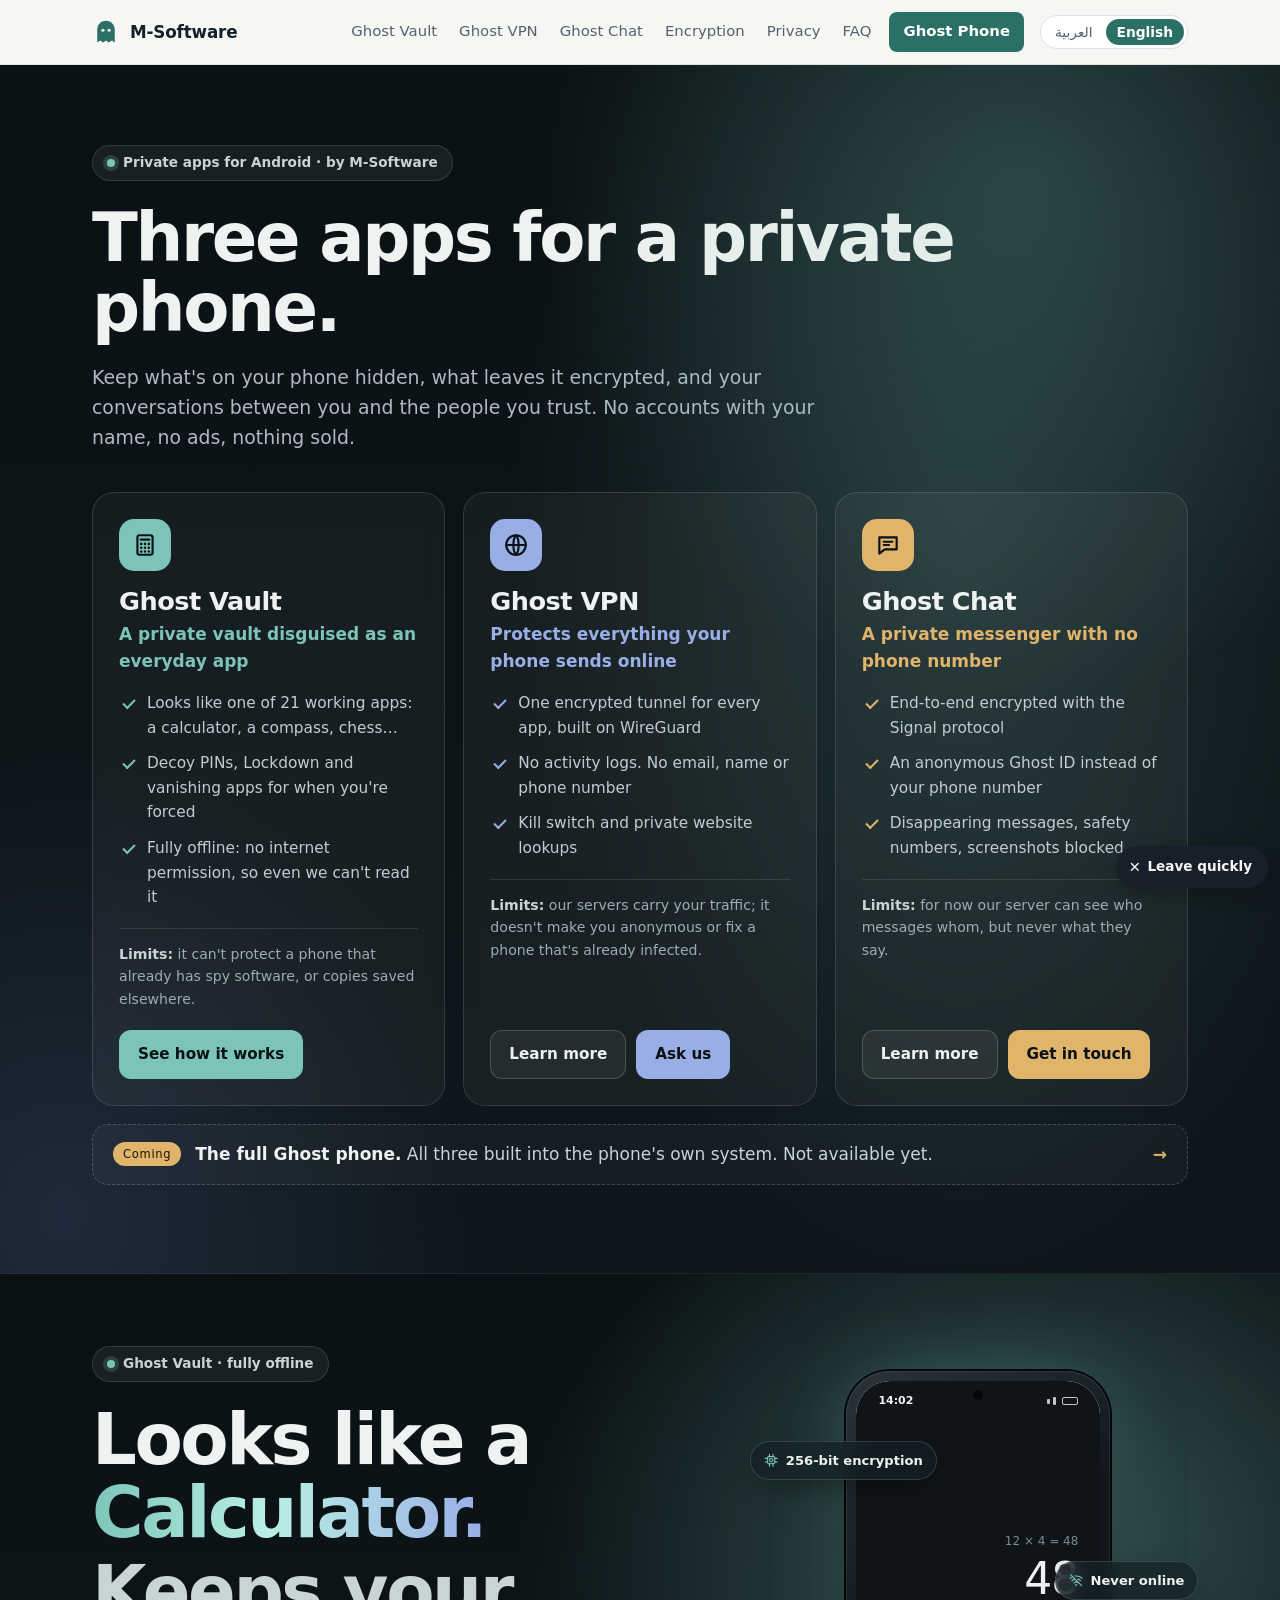
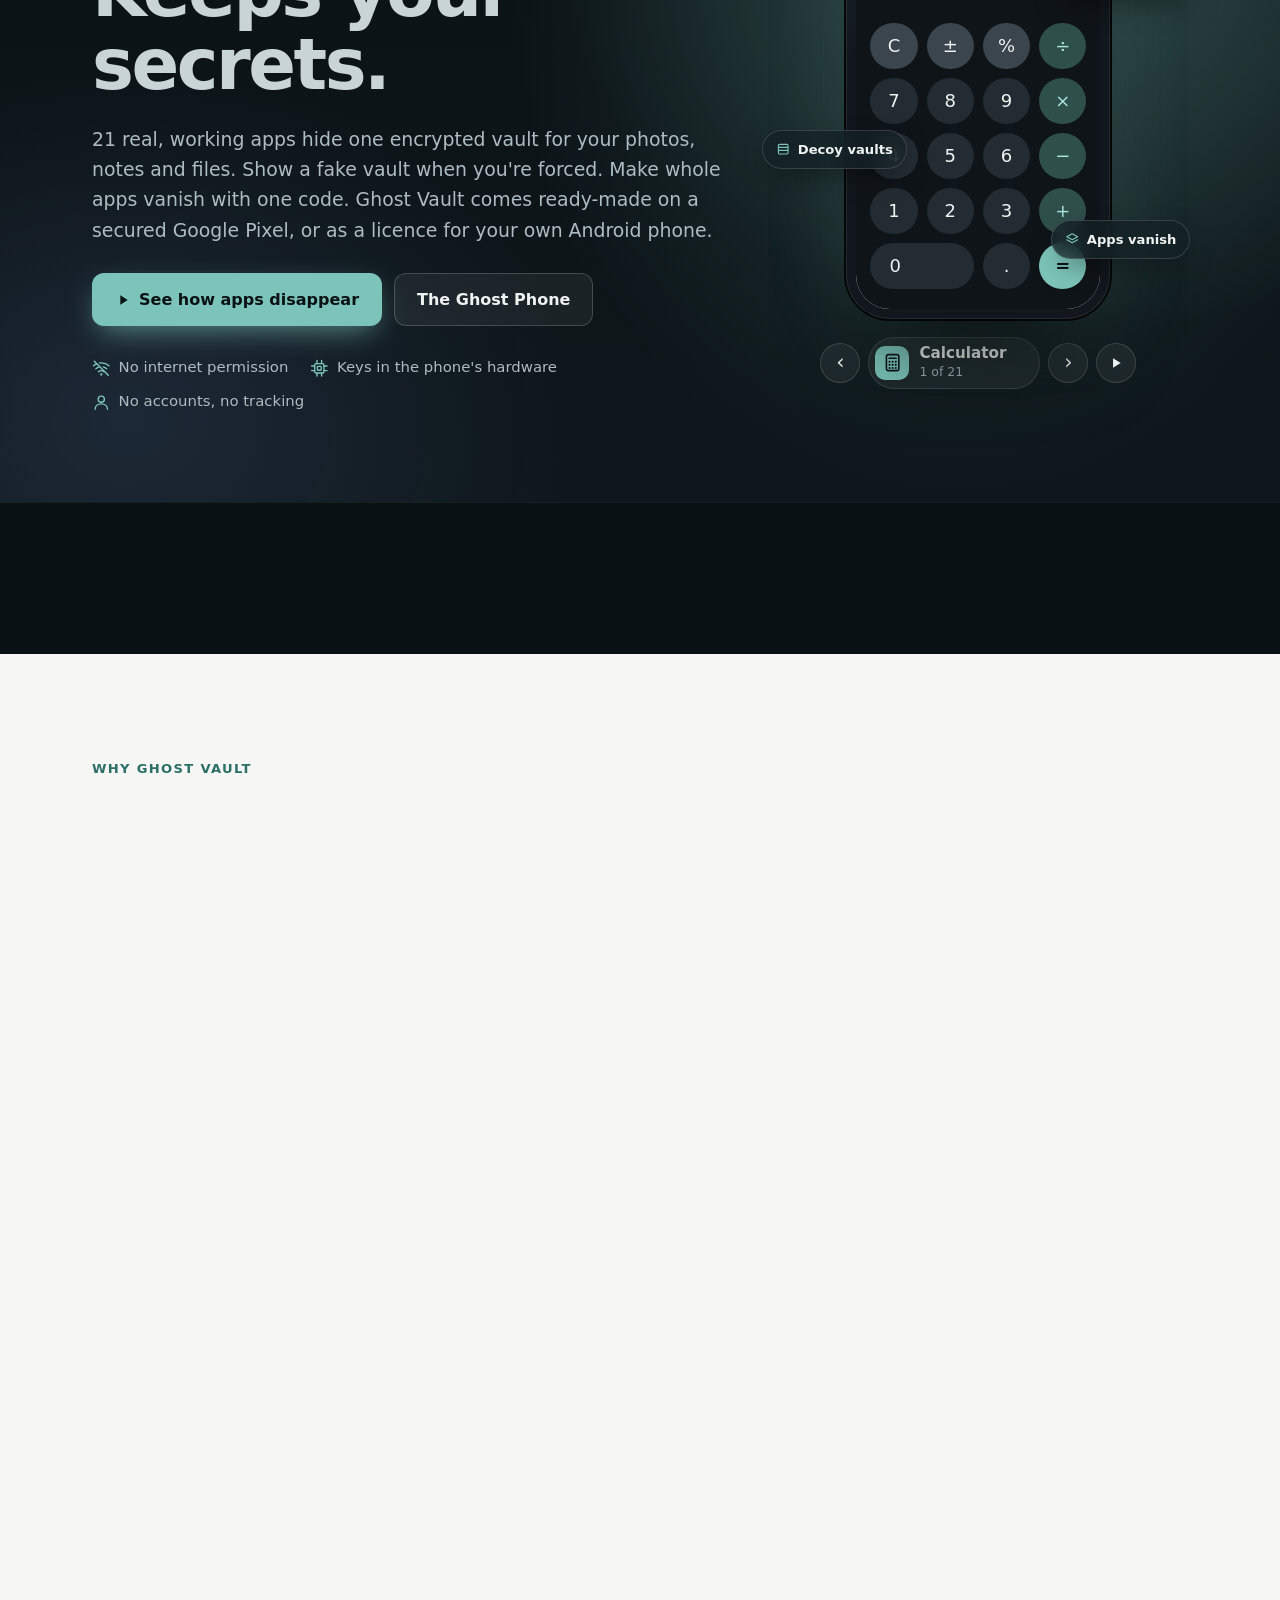
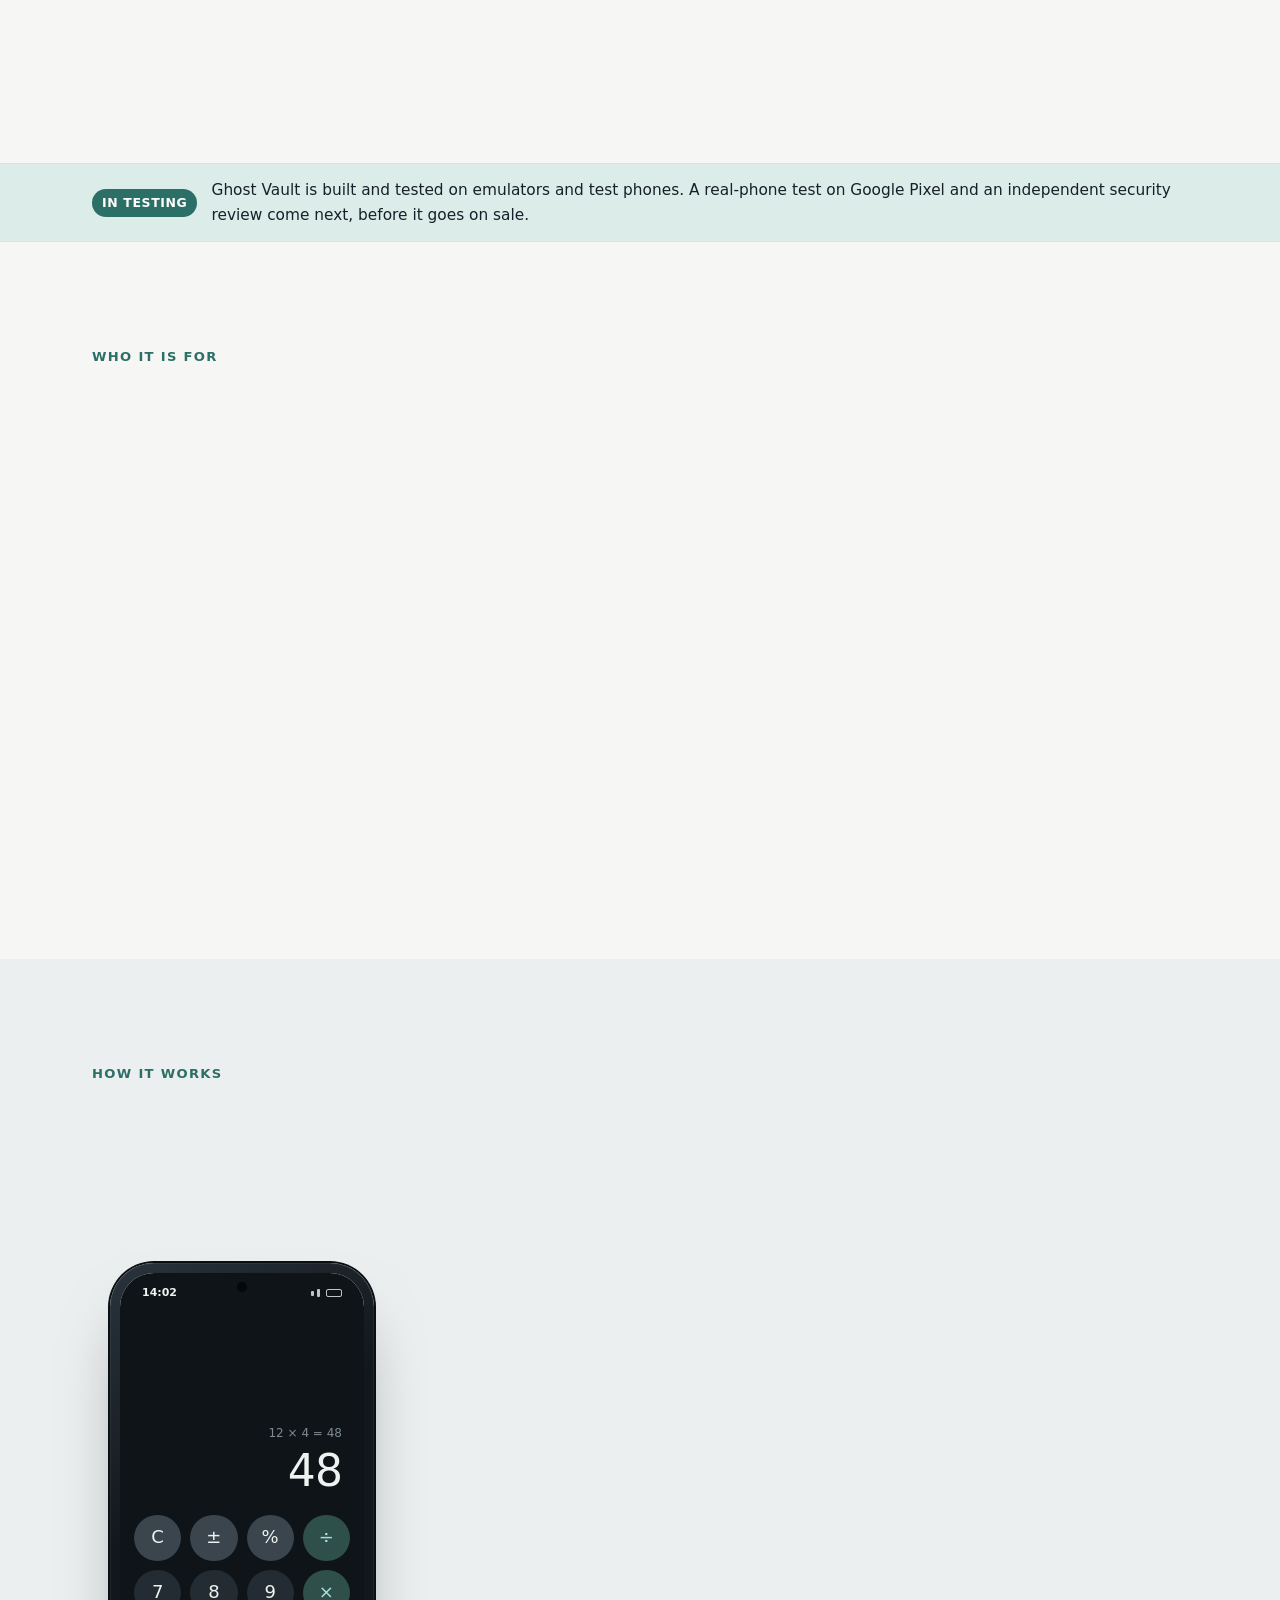
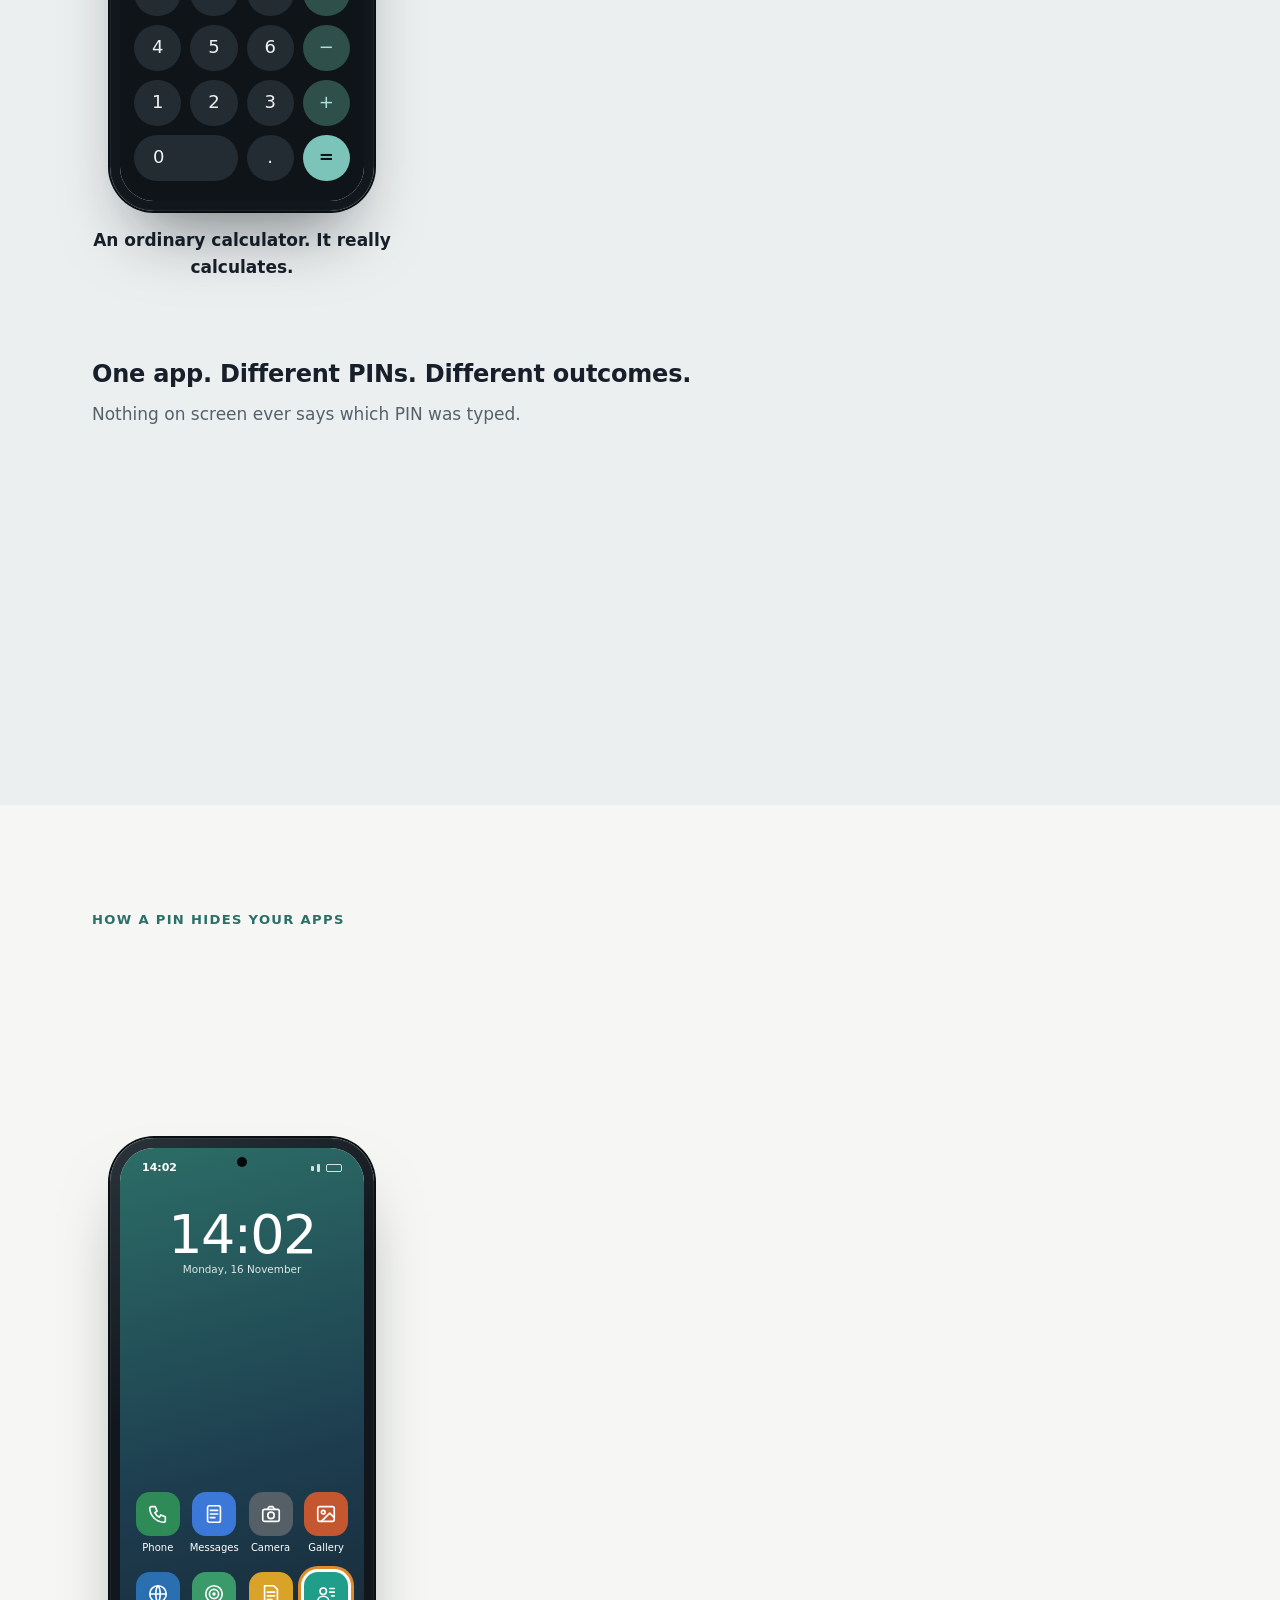
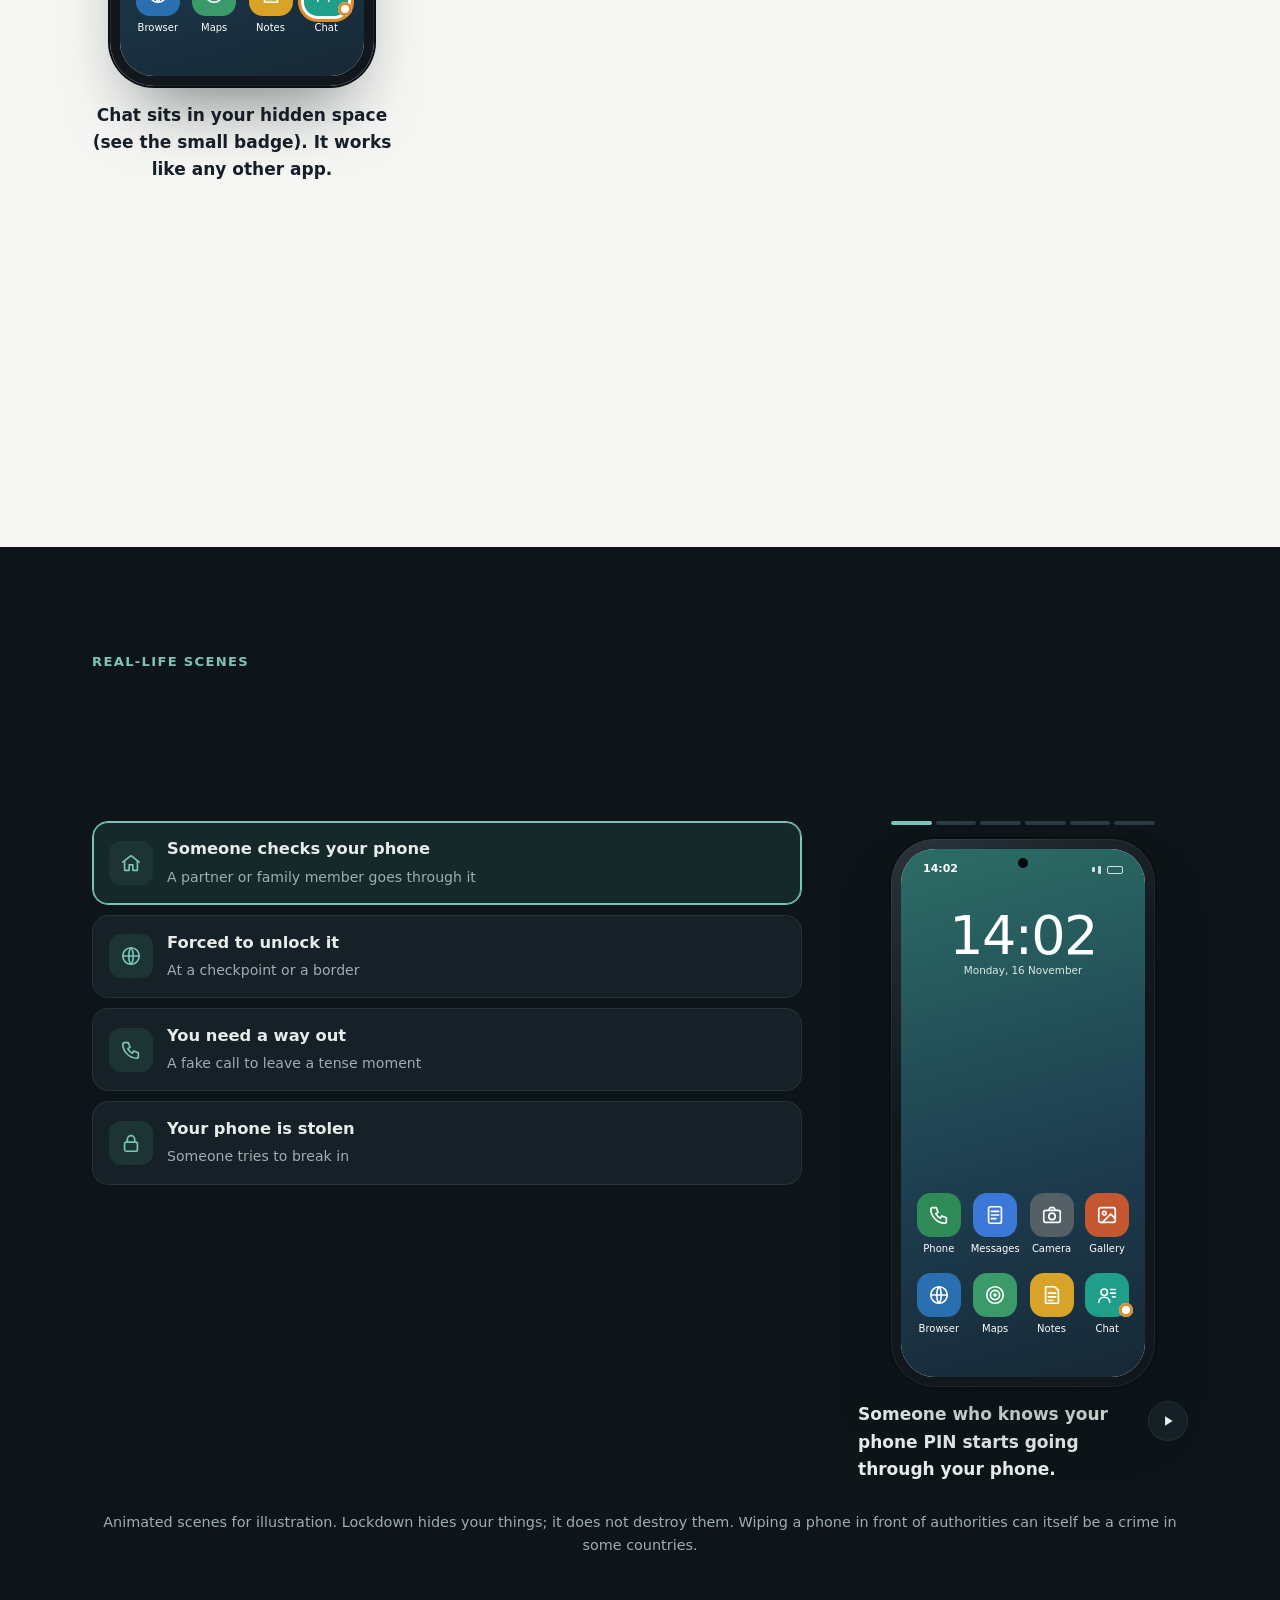
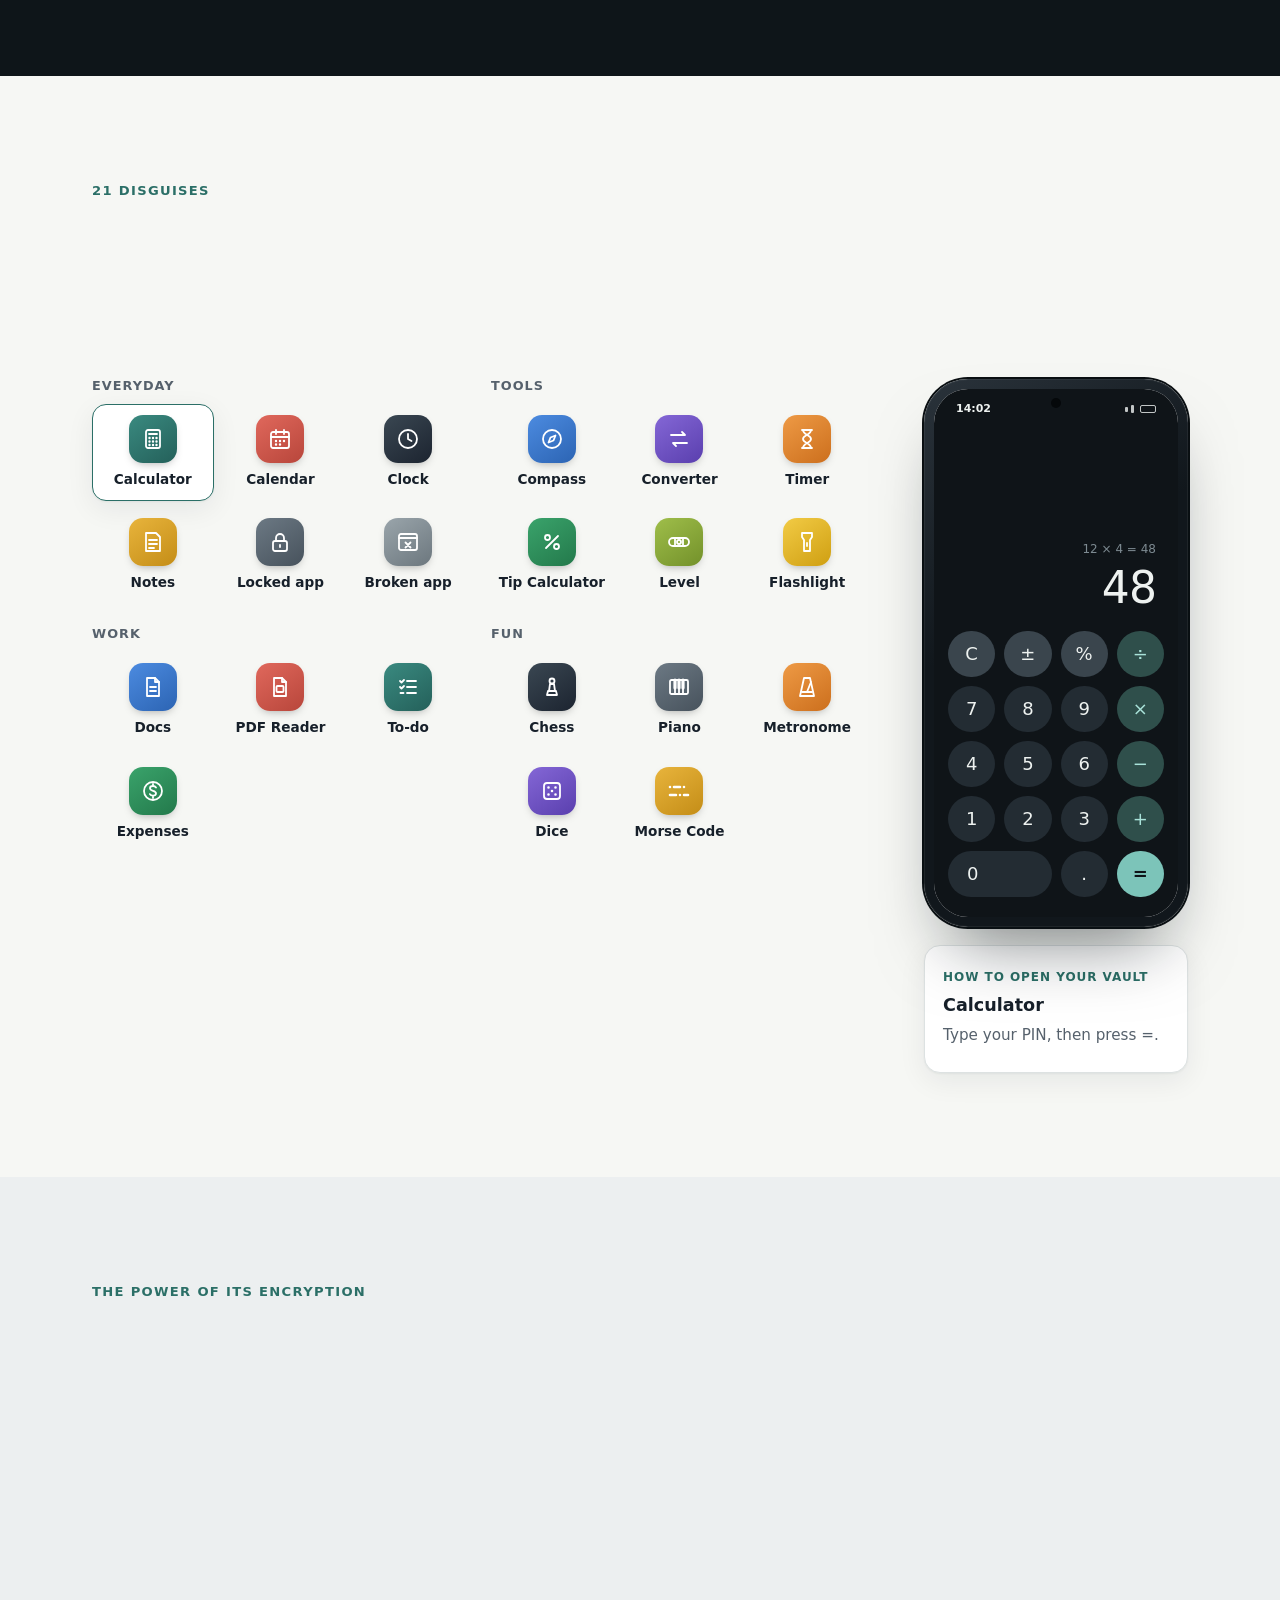
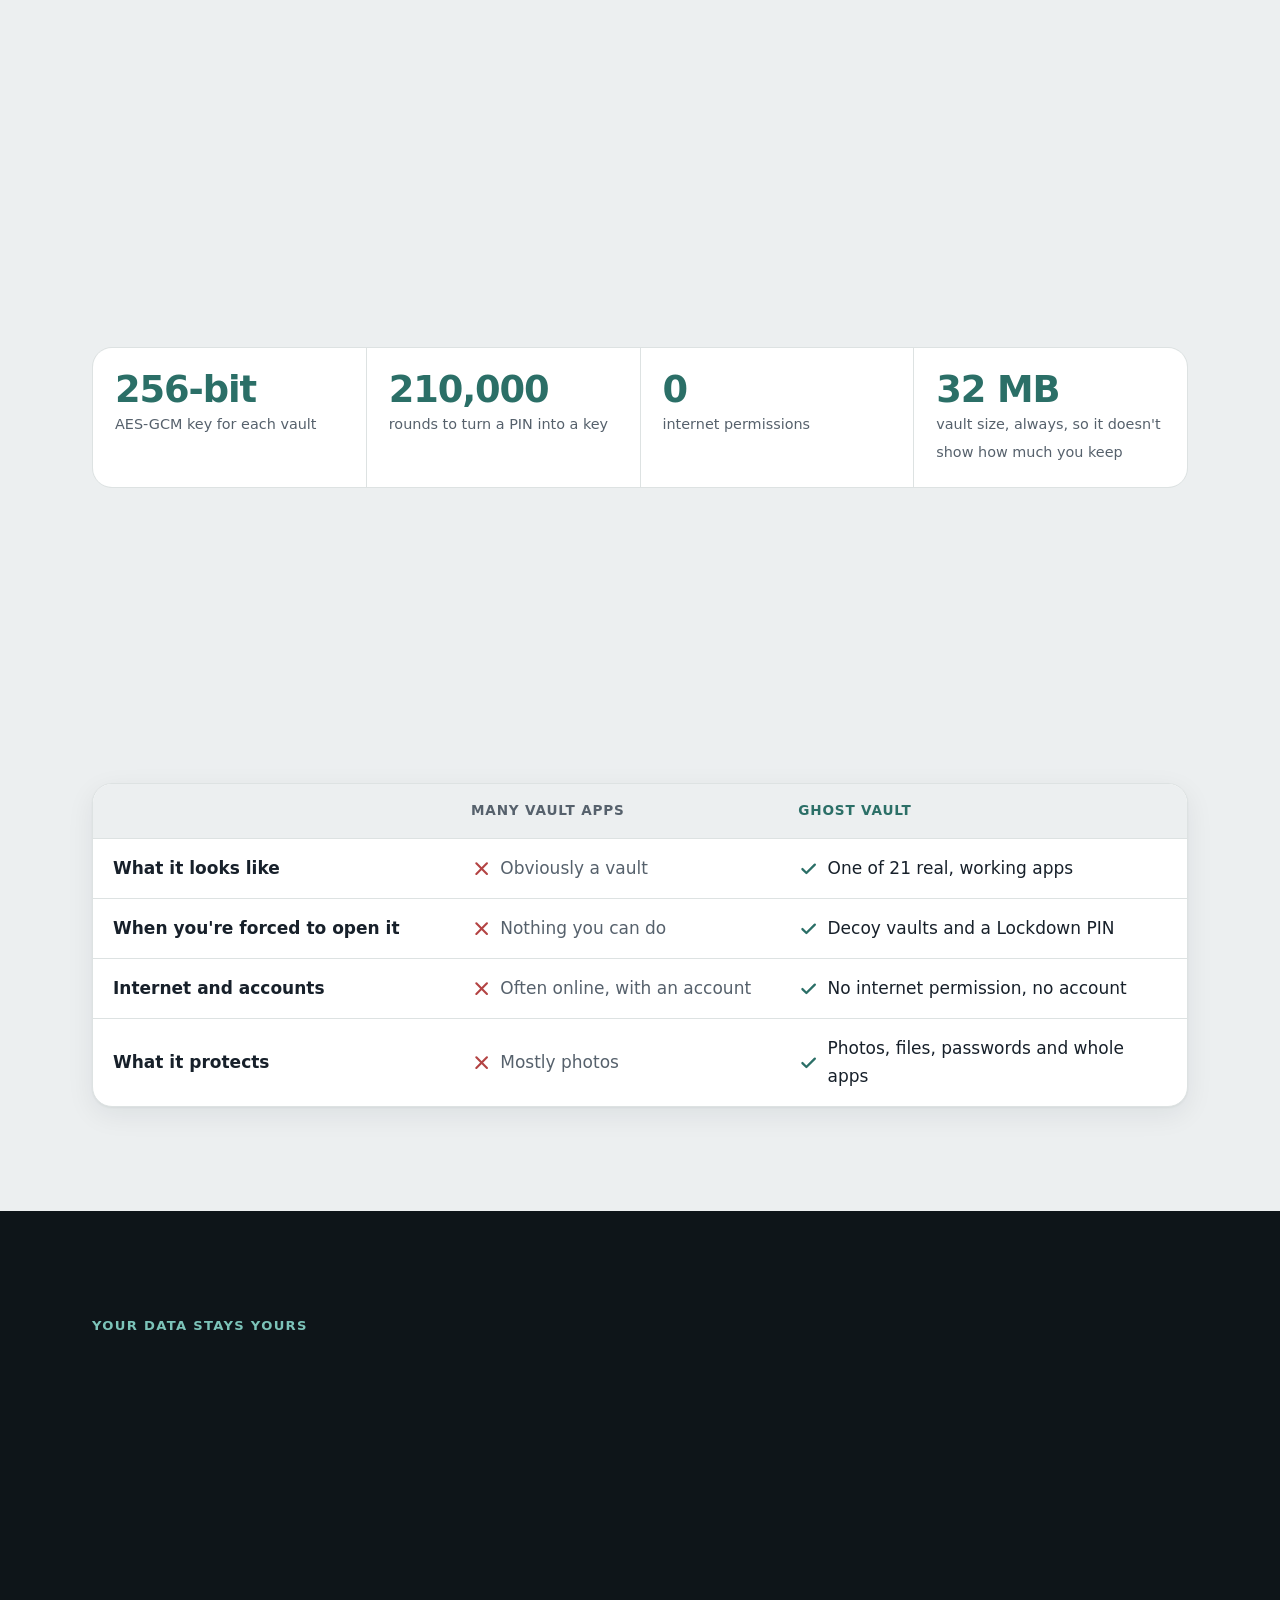
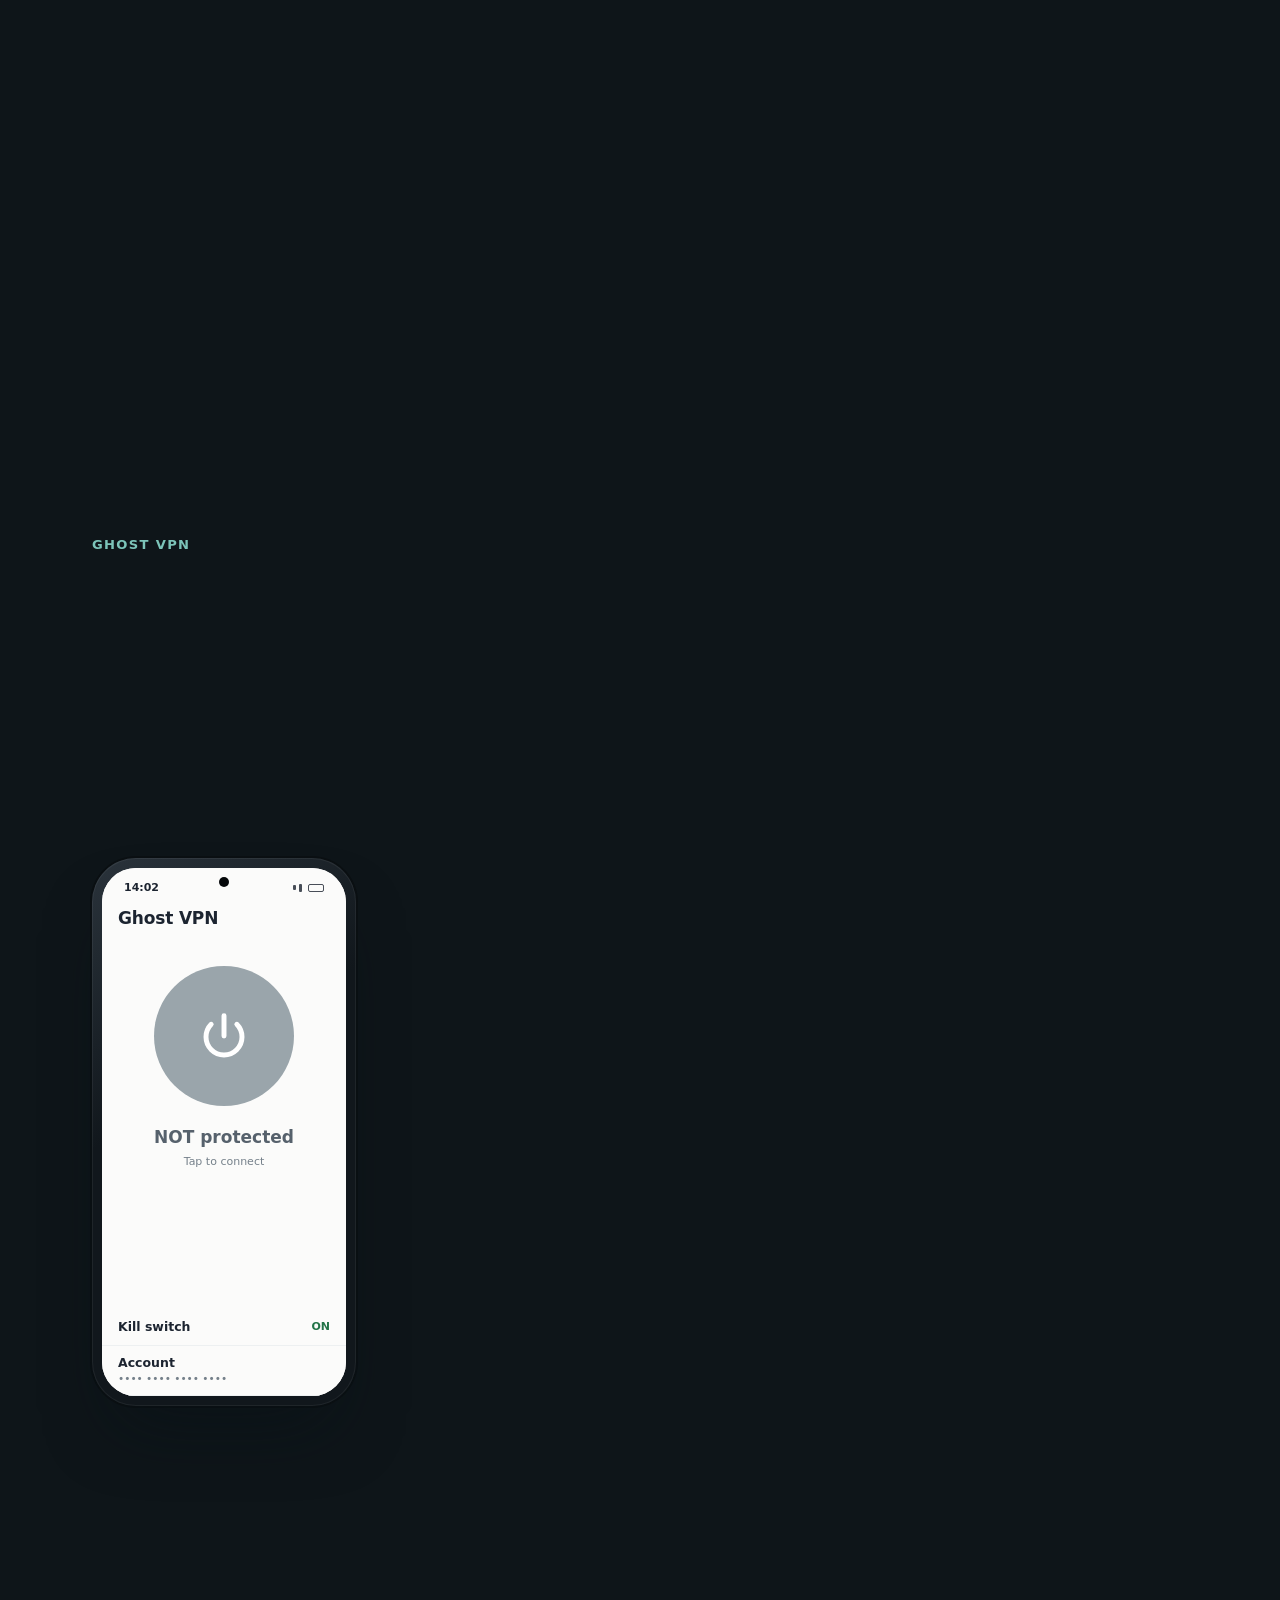
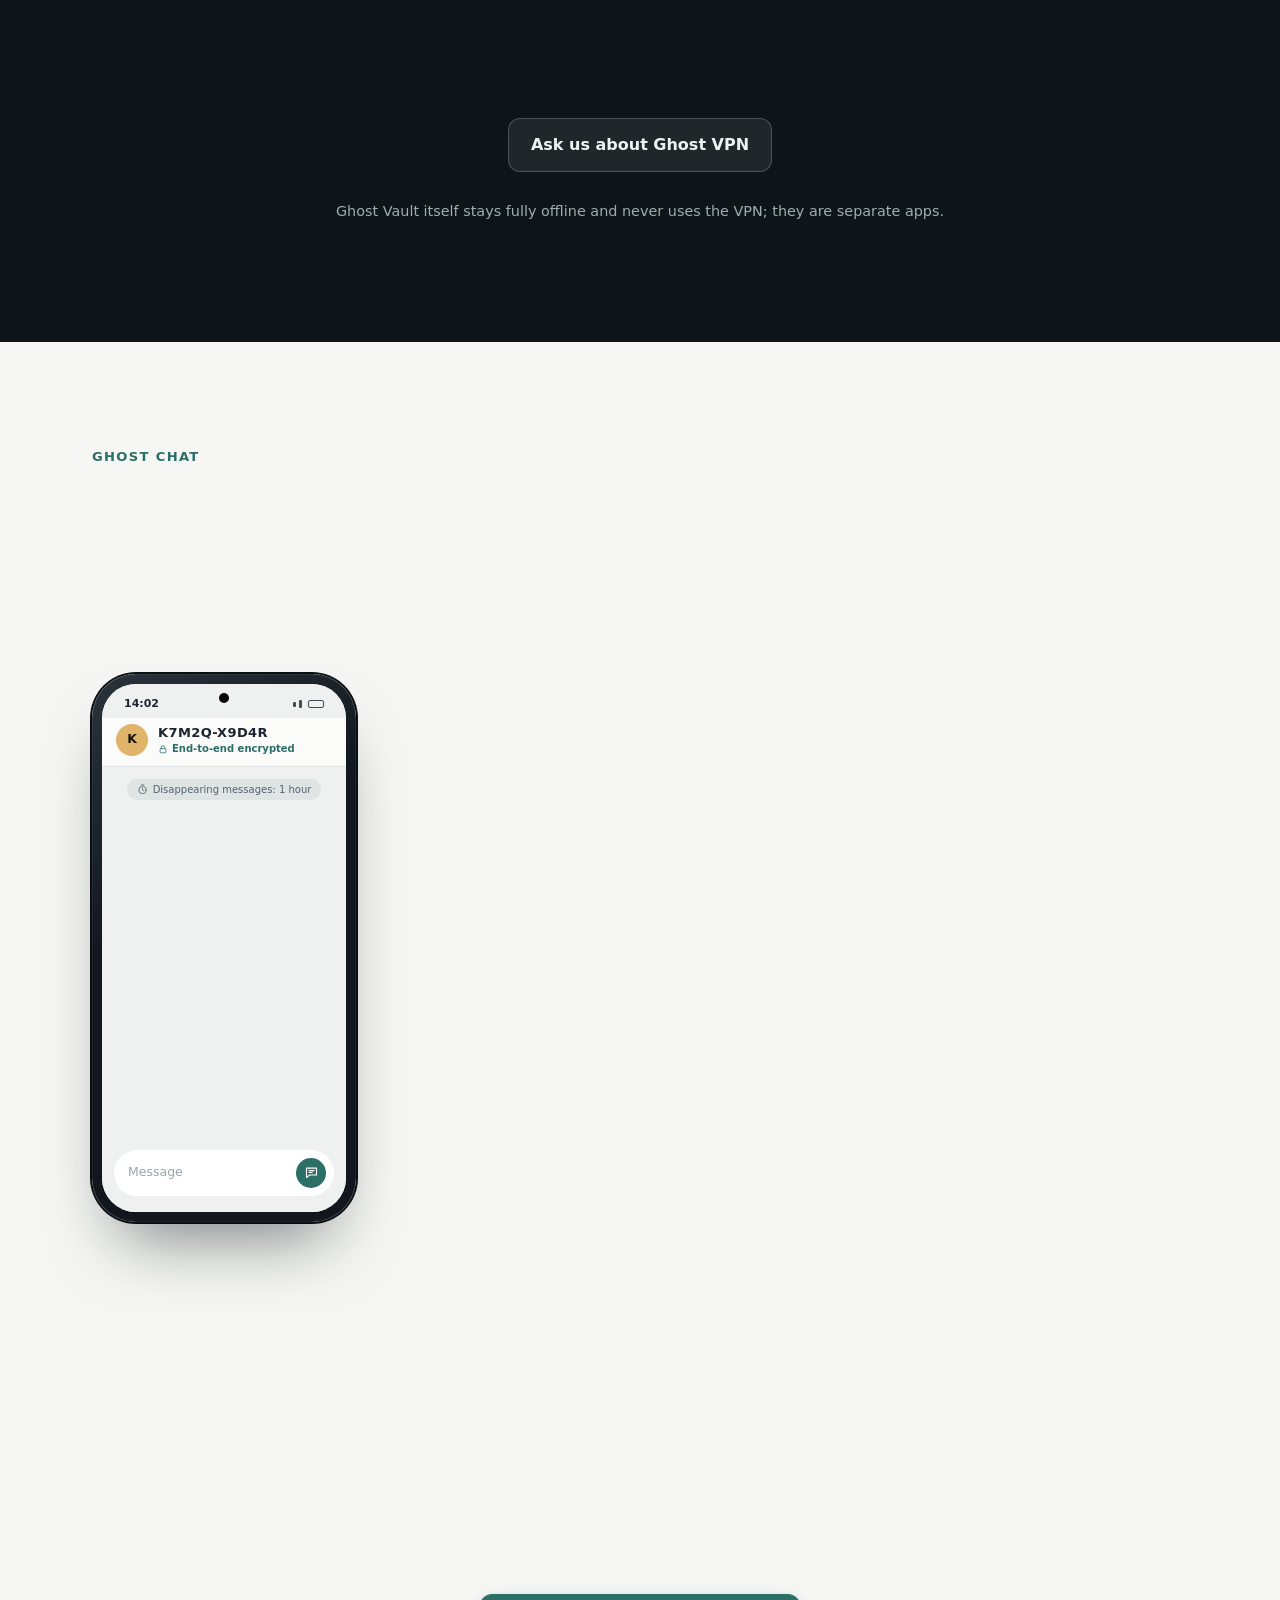
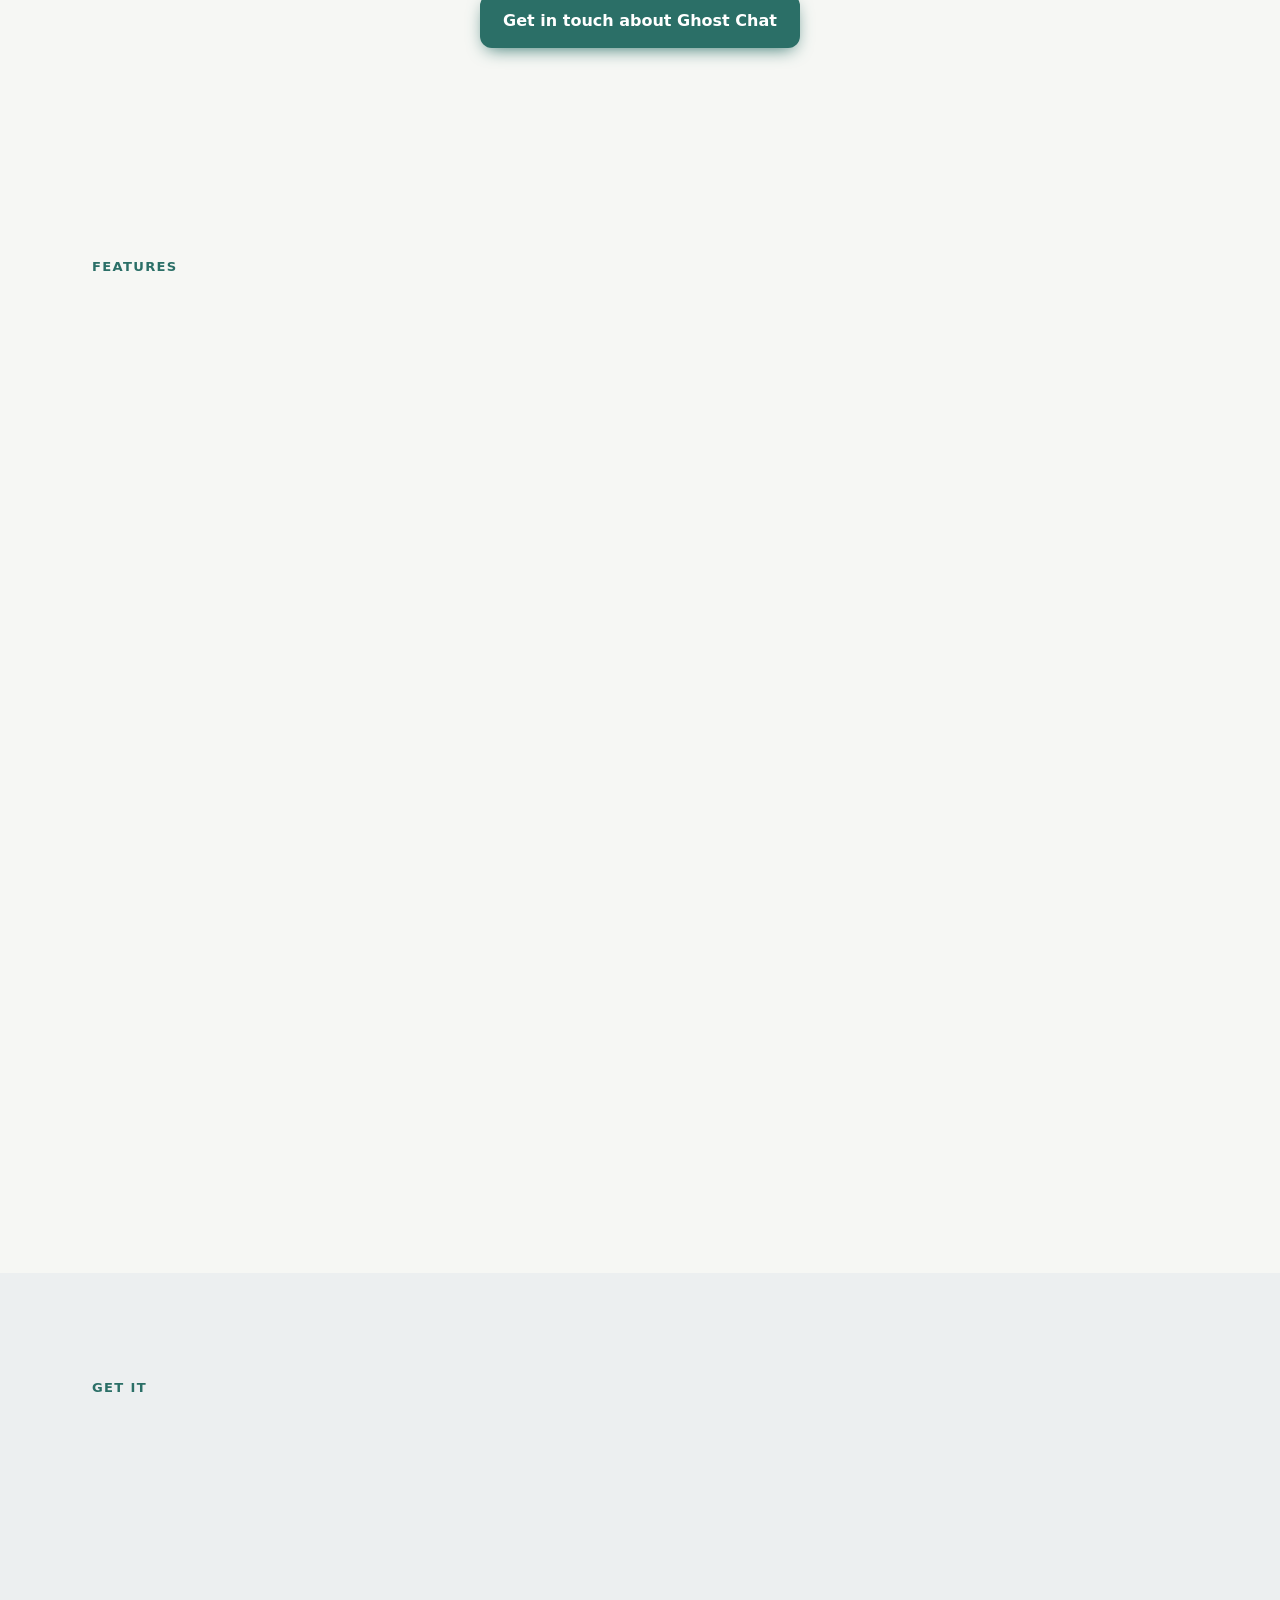
<file: en.html>
<!doctype html>
<html lang="en">
<head>
<meta charset="utf-8">
<meta name="viewport" content="width=device-width, initial-scale=1">
<meta http-equiv="Content-Security-Policy" content="default-src 'self'; script-src 'self'; style-src 'self'; img-src 'self' data:; connect-src 'none'; form-action 'none'; base-uri 'none'">
<meta name="referrer" content="no-referrer">
<meta name="robots" content="noindex, nofollow">
<meta name="color-scheme" content="light dark">
<meta name="description" content="Ghost Vault, Ghost VPN and Ghost Chat: three private apps for Android by M-Software. A disguised offline vault, a no-logs VPN and an encrypted messenger with no phone number.">
<title>Ghost Vault, Ghost VPN and Ghost Chat · M-Software</title>
<link rel="alternate" hreflang="ar" href="https://m-software.tech/">
<link rel="alternate" hreflang="en" href="https://m-software.tech/en.html">
<link rel="alternate" hreflang="x-default" href="https://m-software.tech/">
<link rel="canonical" href="https://m-software.tech/en.html">
<meta name="theme-color" content="#0a1114">
<meta property="og:type" content="website">
<meta property="og:site_name" content="M-Software">
<meta property="og:title" content="Ghost Vault, Ghost VPN and Ghost Chat: three apps for a private phone">
<meta property="og:description" content="A disguised offline vault, a no-logs VPN and an encrypted messenger with no phone number. Three private apps for Android by M-Software.">
<meta property="og:url" content="https://m-software.tech/en.html">
<meta property="og:locale" content="en_US">
<meta property="og:locale:alternate" content="ar_AR">
<meta property="og:image" content="https://m-software.tech/og-image.png">
<meta property="og:image:width" content="1200">
<meta property="og:image:height" content="630">
<meta property="og:image:alt" content="Ghost Vault, Ghost VPN and Ghost Chat: three apps for a private phone, by M-Software.">
<meta name="twitter:card" content="summary_large_image">
<meta name="twitter:title" content="Ghost Vault, Ghost VPN and Ghost Chat: three apps for a private phone">
<meta name="twitter:description" content="A disguised offline vault, a no-logs VPN and an encrypted messenger with no phone number. Three private apps for Android by M-Software.">
<meta name="twitter:image" content="https://m-software.tech/og-image.png">
<link rel="icon" href="favicon.svg" type="image/svg+xml">
<script src="lang.js?v=1"></script>
<link rel="stylesheet" href="styles.css?v=11">
<script src="site.js?v=12" defer></script>
</head>
<body>

<!-- Icon set, drawn for this site -->
<svg width="0" height="0" class="sprite" aria-hidden="true">
  <defs>
    <symbol id="i-home" viewBox="0 0 24 24"><path d="M3 11l9-7 9 7"/><path d="M5 10v10h5v-6h4v6h5V10"/></symbol>
    <symbol id="i-press" viewBox="0 0 24 24"><path d="M4 5h12v14H6a2 2 0 0 1-2-2z"/><path d="M16 9h4v8a2 2 0 0 1-2 2h-2"/><path d="M7 9h6M7 12h6M7 15h4"/></symbol>
    <symbol id="i-globe" viewBox="0 0 24 24"><circle cx="12" cy="12" r="9"/><path d="M3 12h18"/><path d="M12 3c3.2 3.2 3.2 14.8 0 18M12 3c-3.2 3.2-3.2 14.8 0 18"/></symbol>
    <symbol id="i-user" viewBox="0 0 24 24"><circle cx="12" cy="8" r="4"/><path d="M4 21c0-4.2 3.6-7 8-7s8 2.8 8 7"/></symbol>
    <symbol id="i-lock" viewBox="0 0 24 24"><rect x="5" y="11" width="14" height="10" rx="2"/><path d="M8 11V8a4 4 0 0 1 8 0v3"/></symbol>
    <symbol id="i-call" viewBox="0 0 24 24"><path d="M5 4h4l2 5-2.5 1.5a11 11 0 0 0 5 5L15 13l5 2v4a2 2 0 0 1-2 2A16 16 0 0 1 3 6a2 2 0 0 1 2-2z"/></symbol>
    <symbol id="i-layers" viewBox="0 0 24 24"><path d="M12 3l9 5-9 5-9-5z"/><path d="M3 13l9 5 9-5"/></symbol>
    <symbol id="i-camera" viewBox="0 0 24 24"><rect x="3" y="7" width="18" height="13" rx="2"/><path d="M8 7l2-3h4l2 3"/><circle cx="12" cy="13.5" r="3.5"/></symbol>
    <symbol id="i-eye" viewBox="0 0 24 24"><path d="M2 12s4-7 10-7 10 7 10 7-4 7-10 7S2 12 2 12z"/><circle cx="12" cy="12" r="3"/></symbol>
    <symbol id="i-search" viewBox="0 0 24 24"><circle cx="11" cy="11" r="7"/><path d="M20 20l-4-4"/></symbol>
    <symbol id="i-timer" viewBox="0 0 24 24"><circle cx="12" cy="13" r="8"/><path d="M12 9v4l3 2M9 2h6"/></symbol>
    <symbol id="i-target" viewBox="0 0 24 24"><circle cx="12" cy="12" r="9"/><circle cx="12" cy="12" r="5"/><circle cx="12" cy="12" r="1"/></symbol>
    <symbol id="i-lang" viewBox="0 0 24 24"><path d="M4 5h9M8.5 3v2M6 9c1 2.6 3.3 4.6 6 5.6M11 5c-1 4-3 7-6 9"/><path d="M13 21l4-9 4 9M14.4 18h5.2"/></symbol>
    <symbol id="i-offline" viewBox="0 0 24 24"><path d="M3 3l18 18"/><path d="M8.5 16.5a5 5 0 0 1 7 0"/><path d="M5 12.6a10 10 0 0 1 4.5-2.4M14.5 10.2A10 10 0 0 1 19 12.6"/><path d="M2 8.8a15 15 0 0 1 4-2.4M10 5.1a15 15 0 0 1 12 3.7"/><circle cx="12" cy="20" r=".6"/></symbol>
    <symbol id="i-chip" viewBox="0 0 24 24"><rect x="6" y="6" width="12" height="12" rx="2"/><rect x="9.5" y="9.5" width="5" height="5" rx="1"/><path d="M9 2v4M15 2v4M9 18v4M15 18v4M2 9h4M2 15h4M18 9h4M18 15h4"/></symbol>
    <symbol id="i-box" viewBox="0 0 24 24"><rect x="4" y="4" width="16" height="16" rx="2"/><path d="M4 9h16M4 14h16"/></symbol>
    <symbol id="i-tag" viewBox="0 0 24 24"><path d="M3 12V4h8l10 10-8 8z"/><circle cx="7.5" cy="8.5" r="1.3"/></symbol>
    <symbol id="i-alert" viewBox="0 0 24 24"><path d="M12 3l10 18H2z"/><path d="M12 10v5M12 18v.4"/></symbol>
    <symbol id="i-check" viewBox="0 0 24 24"><path d="M5 12.5l4.5 4.5L19 7.5"/></symbol>
    <symbol id="i-x" viewBox="0 0 24 24"><path d="M6 6l12 12M18 6L6 18"/></symbol>
    <symbol id="i-phone" viewBox="0 0 24 24"><rect x="6" y="2" width="12" height="20" rx="2.5"/><path d="M11 18.5h2"/></symbol>
    <symbol id="i-file" viewBox="0 0 24 24"><path d="M6 3h8l4 4v14H6z"/><path d="M14 3v4h4"/></symbol>
    <symbol id="i-key" viewBox="0 0 24 24"><circle cx="8" cy="15" r="4"/><path d="M11 12l9-9M17 6l2 2M15 8l2 2"/></symbol>
    <symbol id="i-card" viewBox="0 0 24 24"><rect x="3" y="6" width="18" height="12" rx="2"/><path d="M3 10h18"/></symbol>
    <symbol id="i-image" viewBox="0 0 24 24"><rect x="3" y="4" width="18" height="16" rx="2"/><circle cx="9" cy="10" r="2"/><path d="M21 16l-5-5-9 9"/></symbol>
    <symbol id="i-note" viewBox="0 0 24 24"><rect x="5" y="3" width="14" height="18" rx="2"/><path d="M8 8h8M8 12h8M8 16h5"/></symbol>
    <symbol id="i-contacts" viewBox="0 0 24 24"><circle cx="9" cy="9" r="3.5"/><path d="M3 20c0-3.3 2.7-5.5 6-5.5s6 2.2 6 5.5M16 6h5M16 10h5M18 14h3"/></symbol>
    <symbol id="i-power" viewBox="0 0 24 24"><path d="M12 3v9"/><path d="M6.3 6.8a8 8 0 1 0 11.4 0"/></symbol>
    <symbol id="i-chat" viewBox="0 0 24 24"><path d="M4 5h16v11H9l-5 4z"/><path d="M8 9h8M8 12h5"/></symbol>
    <symbol id="i-play" viewBox="0 0 24 24"><path d="M8 5l11 7-11 7z"/></symbol>
    <symbol id="i-pause" viewBox="0 0 24 24"><path d="M8 5v14M16 5v14"/></symbol>
    <symbol id="i-replay" viewBox="0 0 24 24"><path d="M4 12a8 8 0 1 0 2.3-5.7"/><path d="M4 4v4h4"/></symbol>
    <symbol id="d-calc" viewBox="0 0 24 24"><rect x="5" y="3" width="14" height="18" rx="2"/><path d="M8 7h8"/><path d="M8.5 11h.01M12 11h.01M15.5 11h.01M8.5 14.5h.01M12 14.5h.01M15.5 14.5h.01M8.5 18h.01M12 18h.01M15.5 18h.01" stroke-width="2.4"/></symbol>
    <symbol id="d-cal" viewBox="0 0 24 24"><rect x="3" y="5" width="18" height="16" rx="2"/><path d="M3 10h18M8 3v4M16 3v4"/><path d="M8 14h.01M12 14h.01M16 14h.01M8 17.5h.01M12 17.5h.01" stroke-width="2.4"/></symbol>
    <symbol id="d-clock" viewBox="0 0 24 24"><circle cx="12" cy="12" r="9"/><path d="M12 7v5l3.5 2"/></symbol>
    <symbol id="d-notes" viewBox="0 0 24 24"><path d="M5 3h10l4 4v14H5z"/><path d="M8 10h8M8 14h8M8 18h5"/></symbol>
    <symbol id="d-locked" viewBox="0 0 24 24"><rect x="5" y="11" width="14" height="10" rx="2"/><path d="M8 11V8a4 4 0 0 1 8 0v3"/><path d="M12 15v2"/></symbol>
    <symbol id="d-broken" viewBox="0 0 24 24"><rect x="3" y="4" width="18" height="16" rx="2"/><path d="M3 8h18"/><path d="M9.5 12.5l5 5M14.5 12.5l-5 5"/></symbol>
    <symbol id="d-compass" viewBox="0 0 24 24"><circle cx="12" cy="12" r="9"/><path d="M15.5 8.5l-2 5-5 2 2-5z"/></symbol>
    <symbol id="d-convert" viewBox="0 0 24 24"><path d="M4 8h14l-3-3M20 16H6l3 3"/></symbol>
    <symbol id="d-timer" viewBox="0 0 24 24"><path d="M7 3h10M7 21h10M8 3c0 5 8 5 8 9s-8 4-8 9M16 3c0 5-8 5-8 9s8 4 8 9"/></symbol>
    <symbol id="d-tip" viewBox="0 0 24 24"><path d="M6 18L18 6"/><circle cx="7.5" cy="7.5" r="2.5"/><circle cx="16.5" cy="16.5" r="2.5"/></symbol>
    <symbol id="d-level" viewBox="0 0 24 24"><rect x="2" y="8" width="20" height="8" rx="4"/><circle cx="12" cy="12" r="2"/><path d="M8 8v8M16 8v8"/></symbol>
    <symbol id="d-flash" viewBox="0 0 24 24"><path d="M7 3h10v4l-2 3v11H9V10L7 7z"/><path d="M12 13v3"/></symbol>
    <symbol id="d-docs" viewBox="0 0 24 24"><path d="M6 3h8l4 4v14H6z"/><path d="M14 3v4h4M9 12h6M9 16h6"/></symbol>
    <symbol id="d-pdf" viewBox="0 0 24 24"><path d="M6 3h8l4 4v14H6z"/><path d="M14 3v4h4"/><rect x="8.5" y="11" width="7" height="6" rx="1"/></symbol>
    <symbol id="d-todo" viewBox="0 0 24 24"><path d="M4 6l1.5 1.5L8 5M4 12l1.5 1.5L8 11M4.5 18h3"/><path d="M11 6h9M11 12h9M11 18h9"/></symbol>
    <symbol id="d-exp" viewBox="0 0 24 24"><circle cx="12" cy="12" r="9"/><path d="M15 8.5c-.6-.9-1.7-1.5-3-1.5-1.7 0-3 .9-3 2.3 0 3.2 6 1.8 6 5 0 1.4-1.3 2.4-3 2.4-1.4 0-2.6-.6-3.1-1.6M12 5v2M12 17v2"/></symbol>
    <symbol id="d-chess" viewBox="0 0 24 24"><circle cx="12" cy="6" r="2.5"/><path d="M10 9h4l1 7H9z"/><path d="M8 16h8l1 4H7z"/></symbol>
    <symbol id="d-piano" viewBox="0 0 24 24"><rect x="3" y="5" width="18" height="14" rx="1.5"/><path d="M8 5v14M12 5v14M16 5v14"/><path d="M8 5v8M12 5v8M16 5v8" stroke-width="3.2"/></symbol>
    <symbol id="d-metro" viewBox="0 0 24 24"><path d="M9 3h6l4 18H5z"/><path d="M12 17l4-10"/><path d="M7 17h10"/></symbol>
    <symbol id="d-dice" viewBox="0 0 24 24"><rect x="4" y="4" width="16" height="16" rx="3"/><path d="M8.5 8.5h.01M15.5 8.5h.01M12 12h.01M8.5 15.5h.01M15.5 15.5h.01" stroke-width="2.6"/></symbol>
    <symbol id="d-morse" viewBox="0 0 24 24"><path d="M3 8h.01M7 8h6M17 8h.01M3 16h6M13 16h.01M17 16h4" stroke-width="2.6"/></symbol>
  </defs>
</svg>

<a class="skip" href="#main">Skip to content</a>
<a class="quick-exit" id="quick-exit" href="https://en.wikipedia.org/wiki/Weather" rel="noreferrer" title="Leaves this site at once. You can also press Esc.">
  <svg class="ic" aria-hidden="true"><use href="#i-x"/></svg><span>Leave quickly</span>
</a>

<header class="site-header">
  <div class="wrap header-inner">
    <a class="brand" href="#top" aria-label="M-Software, back to top">
      <svg class="brand-mark" viewBox="0 0 32 32" aria-hidden="true"><path d="M16 3c-6 0-10 4.5-10 10.5V28l3.3-2.4L12.7 28 16 25.6 19.3 28l3.4-2.4L26 28V13.5C26 7.5 22 3 16 3z" fill="currentColor"/><circle cx="12.5" cy="14" r="1.8" class="brand-eye"/><circle cx="19.5" cy="14" r="1.8" class="brand-eye"/></svg>
      <span>M-Software</span>
    </a>
    <nav class="nav" aria-label="Sections">
      <a href="#vault">Ghost Vault</a>
      <a href="#vpn">Ghost VPN</a>
      <a href="#chat">Ghost Chat</a>
      <a href="#encryption">Encryption</a>
      <a href="#privacy">Privacy</a>
      <a href="#faq">FAQ</a>
      <a class="nav-cta" href="#offer">Ghost Phone</a>
    </nav>
    <a class="lang-switch" href="./" data-lang="ar" aria-label="اقرأ الموقع بالعربية (Arabic)"><span lang="ar">العربية</span><span class="on">English</span></a>
  </div>
</header>

<main id="main">

<!-- THREE APPS -->
<section class="apps-hero" id="top">
  <div class="hero-glow" aria-hidden="true"></div>
  <div class="wrap">
    <p class="pill"><span class="pill-dot" aria-hidden="true"></span>Private apps for Android · by M-Software</p>
    <h1 class="apps-h1">Three apps for a private phone.</h1>
    <p class="lead apps-lead">Keep what's on your phone hidden, what leaves it encrypted, and your conversations between you and the people you trust. No accounts with your name, no ads, nothing sold.</p>
    <div class="apps-grid">
      <article class="app-card c-vault">
        <span class="app-ic"><svg class="ic" aria-hidden="true"><use href="#d-calc"/></svg></span>
        <h2>Ghost Vault</h2>
        <p class="app-tag">A private vault disguised as an everyday app</p>
        <ul class="checks">
          <li>Looks like one of 21 working apps: a calculator, a compass, chess…</li>
          <li>Decoy PINs, Lockdown and vanishing apps for when you're forced</li>
          <li>Fully offline: no internet permission, so even we can't read it</li>
        </ul>
        <p class="app-limit"><b>Limits:</b> it can't protect a phone that already has spy software, or copies saved elsewhere.</p>
        <div class="app-cta"><a class="btn btn-primary" href="#vault">See how it works</a></div>
      </article>
      <article class="app-card c-vpn">
        <span class="app-ic"><svg class="ic" aria-hidden="true"><use href="#i-globe"/></svg></span>
        <h2>Ghost VPN</h2>
        <p class="app-tag">Protects everything your phone sends online</p>
        <ul class="checks">
          <li>One encrypted tunnel for every app, built on WireGuard</li>
          <li>No activity logs. No email, name or phone number</li>
          <li>Kill switch and private website lookups</li>
        </ul>
        <p class="app-limit"><b>Limits:</b> our servers carry your traffic; it doesn't make you anonymous or fix a phone that's already infected.</p>
        <div class="app-cta"><a class="btn btn-ghost" href="#vpn">Learn more</a><a class="btn btn-primary" href="#contact">Ask us</a></div>
      </article>
      <article class="app-card c-chat">
        <span class="app-ic"><svg class="ic" aria-hidden="true"><use href="#i-chat"/></svg></span>
        <h2>Ghost Chat</h2>
        <p class="app-tag">A private messenger with no phone number</p>
        <ul class="checks">
          <li>End-to-end encrypted with the Signal protocol</li>
          <li>An anonymous Ghost ID instead of your phone number</li>
          <li>Disappearing messages, safety numbers, screenshots blocked</li>
        </ul>
        <p class="app-limit"><b>Limits:</b> for now our server can see who messages whom, but never what they say.</p>
        <div class="app-cta"><a class="btn btn-ghost" href="#chat">Learn more</a><a class="btn btn-primary" href="#contact">Get in touch</a></div>
      </article>
    </div>
    <a class="future-strip" href="#offer">
      <span class="soon">Coming</span>
      <span><b>The full Ghost phone.</b> All three built into the phone's own system. Not available yet.</span>
      <span class="arrow" aria-hidden="true">&rarr;</span>
    </a>
  </div>
</section>

<!-- GHOST VAULT -->
<section class="hero" id="vault">
  <div class="hero-glow" aria-hidden="true"></div>
  <div class="wrap hero-inner">
    <div class="hero-text">
      <p class="pill"><span class="pill-dot" aria-hidden="true"></span>Ghost Vault · fully offline</p>
      <h2 class="hero-h1"><span class="h1-top">Looks like a</span>
        <span class="rot-line"><span class="rot" data-rot>Calculator.</span></span>
        <span class="h1-bot">Keeps your secrets.</span></h2>
      <p class="lead">21 real, working apps hide one encrypted vault for your photos, notes and files. Show a fake vault when you're forced. Make whole apps vanish with one code. Ghost Vault comes ready-made on a secured Google Pixel, or as a licence for your own Android phone.</p>
      <div class="cta-row">
        <a class="btn btn-primary" href="#hide"><svg class="ic" aria-hidden="true"><use href="#i-play"/></svg>See how apps disappear</a>
        <a class="btn btn-ghost" href="#offer">The Ghost Phone</a>
      </div>
      <ul class="trust-row">
        <li><svg class="ic" aria-hidden="true"><use href="#i-offline"/></svg>No internet permission</li>
        <li><svg class="ic" aria-hidden="true"><use href="#i-chip"/></svg>Keys in the phone's hardware</li>
        <li><svg class="ic" aria-hidden="true"><use href="#i-user"/></svg>No accounts, no tracking</li>
      </ul>
    </div>

    <div class="hero-visual player" id="hero-phone">
      <div class="phone-wrap">
        <div class="phone">
          <div class="screen" aria-hidden="true"></div>
        </div>
        <span class="float f1" aria-hidden="true"><svg class="ic"><use href="#i-chip"/></svg>256-bit encryption</span>
        <span class="float f2" aria-hidden="true"><svg class="ic"><use href="#i-offline"/></svg>Never online</span>
        <span class="float f3" aria-hidden="true"><svg class="ic"><use href="#i-box"/></svg>Decoy vaults</span>
        <span class="float f4" aria-hidden="true"><svg class="ic"><use href="#i-layers"/></svg>Apps vanish</span>
      </div>
      <div class="hero-ctl">
        <button type="button" class="round" data-prev aria-label="Previous disguise">‹</button>
        <div class="hero-lbl" aria-live="polite">
          <span class="hero-ic" data-icon></span>
          <span><b data-name>Calculator</b><small data-count>1 of 21</small></span>
        </div>
        <button type="button" class="round" data-next aria-label="Next disguise">›</button>
        <button type="button" class="round" data-play aria-label="Pause" data-state="pause"></button>
      </div>
    </div>
  </div>
</section>

<!-- NUMBERS -->
<section class="numbers" aria-label="Ghost Vault in numbers">
  <div class="wrap numbers-inner">
    <div class="st"><b data-to="21">21</b><small>working disguises</small></div>
    <div class="st"><b data-to="4">4</b><small>secret PINs, each with its own job</small></div>
    <div class="st"><b data-to="256" data-suffix="-bit">256-bit</b><small>encryption key for every vault</small></div>
    <div class="st"><b>0</b><small>internet permissions</small></div>
    <div class="st"><b data-to="41">41</b><small>languages</small></div>
  </div>
</section>

<!-- STRONG POINTS -->
<section class="section bento-section" id="why">
  <div class="wrap">
    <p class="kicker">Why Ghost Vault</p>
    <h2>Six things that set it apart</h2>
    <p class="section-lead">Most privacy apps hope nobody looks. Ghost Vault is built for the moment someone does.</p>
    <div class="bento">
      <a class="tile t-wide" href="#disguises">
        <div class="tile-art art-apps" aria-hidden="true">
          <span class="app a-teal"><svg class="ic"><use href="#d-calc"/></svg></span><span class="app a-red"><svg class="ic"><use href="#d-cal"/></svg></span><span class="app a-ink"><svg class="ic"><use href="#d-clock"/></svg></span><span class="app a-amber"><svg class="ic"><use href="#d-notes"/></svg></span><span class="app a-blue"><svg class="ic"><use href="#d-compass"/></svg></span><span class="app a-violet"><svg class="ic"><use href="#d-convert"/></svg></span><span class="app a-orange"><svg class="ic"><use href="#d-timer"/></svg></span>
          <span class="app a-green"><svg class="ic"><use href="#d-tip"/></svg></span><span class="app a-lime"><svg class="ic"><use href="#d-level"/></svg></span><span class="app a-yellow"><svg class="ic"><use href="#d-flash"/></svg></span><span class="app a-blue"><svg class="ic"><use href="#d-docs"/></svg></span><span class="app a-red"><svg class="ic"><use href="#d-pdf"/></svg></span><span class="app a-teal"><svg class="ic"><use href="#d-todo"/></svg></span><span class="app a-green"><svg class="ic"><use href="#d-exp"/></svg></span>
          <span class="app a-ink"><svg class="ic"><use href="#d-chess"/></svg></span><span class="app a-slate"><svg class="ic"><use href="#d-piano"/></svg></span><span class="app a-orange"><svg class="ic"><use href="#d-metro"/></svg></span><span class="app a-violet"><svg class="ic"><use href="#d-dice"/></svg></span><span class="app a-amber"><svg class="ic"><use href="#d-morse"/></svg></span><span class="app a-slate"><svg class="ic"><use href="#d-locked"/></svg></span><span class="app a-grey"><svg class="ic"><use href="#d-broken"/></svg></span>
        </div>
        <h3>Hides in plain sight</h3>
        <p>21 disguises that really work. A calculator that calculates, a chess game you can play. Nobody looks twice.</p>
      </a>
      <a class="tile" href="#how">
        <div class="tile-art art-decoy" aria-hidden="true"><span class="vcard real"><i></i><i></i><i></i></span><span class="vcard fake"><b>Vault</b><i></i><i></i><i></i></span></div>
        <h3>A fake vault for when you're forced</h3>
        <p>A decoy PIN opens a believable vault. Nothing on screen says it isn't the real one.</p>
      </a>
      <a class="tile" href="#hide">
        <div class="tile-art art-vanish" aria-hidden="true"><span class="hi h0"><svg class="ic"><use href="#i-call"/></svg></span><span class="hi h3"><svg class="ic"><use href="#i-image"/></svg></span><span class="hi h7 gone"><svg class="ic"><use href="#i-contacts"/></svg></span><span class="hi h1"><svg class="ic"><use href="#i-note"/></svg></span></div>
        <h3>Whole apps vanish</h3>
        <p>One Lockdown code makes your hidden apps disappear: no icon, no notifications. Your passphrase brings them back.</p>
      </a>
      <a class="tile" href="#scenes">
        <div class="tile-art art-call" aria-hidden="true"><span class="ring-ic"><svg class="ic"><use href="#i-call"/></svg></span></div>
        <h3>A way out</h3>
        <p>A fake incoming call gives you a reason to leave, and locks the vault at the same moment.</p>
      </a>
      <a class="tile" href="#encryption">
        <div class="tile-art art-chip" aria-hidden="true"><span class="chip-ic"><svg class="ic"><use href="#i-chip"/></svg></span></div>
        <h3>Keys in the security chip</h3>
        <p>Your PIN data is sealed by the phone's hardware, so guesses can't be run on a fast computer.</p>
      </a>
      <a class="tile" href="#privacy">
        <div class="tile-art art-off" aria-hidden="true"><span class="off-ic"><svg class="ic"><use href="#i-offline"/></svg></span></div>
        <h3>It can't go online</h3>
        <p>No internet permission, no account, no ads. We collect nothing, sell nothing, and see nothing.</p>
      </a>
    </div>
  </div>
</section>

<!-- STATUS -->
<div class="status-band" role="note">
  <div class="wrap status-inner">
    <span class="status-badge">In testing</span>
    <p>Ghost Vault is built and tested on emulators and test phones. A real-phone test on Google Pixel and an independent security review come next, before it goes on sale.</p>
  </div>
</div>

<!-- WHO -->
<section class="section" id="who">
  <div class="wrap">
    <p class="kicker">Who it is for</p>
    <h2>For people who can't always keep their phone to themselves</h2>
    <p class="section-lead">Ordinary phone security assumes you are free to say no when someone asks to see your phone. Many people are not.</p>
    <div class="cards cards-4">
      <article class="card who">
        <span class="icon-badge"><svg class="ic" aria-hidden="true"><use href="#i-home"/></svg></span>
        <h3>People leaving abuse</h3>
        <p>When a partner or family member knows your phone PIN, checks your messages or has installed a spy app.</p>
      </article>
      <article class="card who">
        <span class="icon-badge"><svg class="ic" aria-hidden="true"><use href="#i-press"/></svg></span>
        <h3>Journalists</h3>
        <p>Sources, notes and recordings that must stay private if the phone is taken or searched.</p>
      </article>
      <article class="card who">
        <span class="icon-badge"><svg class="ic" aria-hidden="true"><use href="#i-globe"/></svg></span>
        <h3>Activists and travellers</h3>
        <p>Checkpoints, borders and searches where you may be told to unlock your phone and hand it over.</p>
      </article>
      <article class="card who">
        <span class="icon-badge"><svg class="ic" aria-hidden="true"><use href="#i-user"/></svg></span>
        <h3>Anyone who needs privacy</h3>
        <p>Your photos and private life, kept away from anyone who picks up your phone for a minute.</p>
      </article>
    </div>
  </div>
</section>

<!-- HOW -->
<section class="section section-alt" id="how">
  <div class="wrap">
    <p class="kicker">How it works</p>
    <h2>Watch the vault open</h2>
    <p class="section-lead">The calculator is a real calculator. Only one number, followed by =, does something else.</p>
    <div class="demo">
      <div class="player demo-player" id="demo-phone">
        <div class="phone"><div class="screen" aria-hidden="true"></div></div>
        <p class="player-cap" data-cap aria-live="polite"></p>
      </div>
      <ol class="demo-steps" data-steps="demo-phone">
        <li data-step="1"><span class="step-num">1</span><div><h3>It looks ordinary</h3><p>Pick one of 21 working disguises. Anyone who opens it sees a normal app that really works.</p></div></li>
        <li data-step="2"><span class="step-num">2</span><div><h3>Type your secret PIN</h3><p>Choose it in a short, guided setup. A wrong PIN just looks like normal use.</p></div></li>
        <li data-step="3"><span class="step-num">3</span><div><h3>Press =</h3><p>Each disguise has its own secret way in: a key, a search, a tune, a hold.</p></div></li>
        <li data-step="4"><span class="step-num">4</span><div><h3>Your vault opens</h3><p>Photos, videos, notes, voice memos, files, passwords, cards and contacts, all encrypted.</p></div></li>
      </ol>
    </div>

    <div class="pins">
      <div class="pins-head">
        <h3>One app. Different PINs. Different outcomes.</h3>
        <p>Nothing on screen ever says which PIN was typed.</p>
      </div>
      <div class="pin-cards">
        <article class="pin-card p-main">
          <span class="pin-code" aria-hidden="true">●●●● =</span>
          <h4>Main PIN</h4>
          <p>Opens your real vault.</p>
        </article>
        <article class="pin-card p-decoy">
          <span class="pin-code" aria-hidden="true">●●●● =</span>
          <h4>Decoy PIN <em>optional</em></h4>
          <p>Opens a believable fake vault you can show when forced. Up to three.</p>
        </article>
        <article class="pin-card p-lock">
          <span class="pin-code" aria-hidden="true">●●●● =</span>
          <h4>Lockdown PIN <em>optional</em></h4>
          <p>Quietly locks and hides everything, hidden apps included. Only your recovery passphrase brings it back.</p>
        </article>
        <article class="pin-card p-wipe">
          <span class="pin-code" aria-hidden="true">●●●● =</span>
          <h4>Wipe PIN <em>off by default</em></h4>
          <p>Erases the whole phone, or only this app's data and hidden apps. It cannot be undone.</p>
        </article>
      </div>
    </div>
  </div>
</section>

<!-- HIDE APPS -->
<section class="section" id="hide">
  <div class="wrap">
    <p class="kicker">How a PIN hides your apps</p>
    <h2>One code, and your apps are gone</h2>
    <p class="section-lead">Not just your photos: whole apps, like a messenger, can disappear from your phone and come back later with everything still in them. Here is exactly what happens.</p>
    <div class="demo">
      <div class="player demo-player" id="hide-phone">
        <div class="phone"><div class="screen" aria-hidden="true"></div></div>
        <p class="player-cap" data-cap aria-live="polite"></p>
      </div>
      <ol class="demo-steps" data-steps="hide-phone">
        <li data-step="1"><span class="step-num">1</span><div><h3>Put apps in the hidden space</h3><p>From your vault, move apps such as a messenger or gallery into a separate, private space on the phone. They keep working normally.</p></div></li>
        <li data-step="2"><span class="step-num">2</span><div><h3>Type your Lockdown PIN</h3><p>When you need to, type it into the disguise, just like a normal number. Nothing on screen gives it away.</p></div></li>
        <li data-step="3"><span class="step-num">3</span><div><h3>They vanish</h3><p>The apps disappear: no icon, no notifications, not even in search. The vault locks, and your main PIN stops working too.</p></div></li>
        <li data-step="4"><span class="step-num">4</span><div><h3>Bring them back</h3><p>When you are safe, your recovery passphrase restores everything, exactly as it was. Nothing is deleted.</p></div></li>
      </ol>
    </div>
    <div class="explain">
      <div>
        <h3>What happens behind the scenes</h3>
        <p>The hidden space is an Android <b>work profile</b>: a separate, encrypted area of the phone, made to look like an ordinary work profile. Lockdown tells Android to freeze it. A frozen app can't run, show an icon or send notifications. Its data stays on the phone, encrypted.</p>
      </div>
      <div>
        <h3>Good to know</h3>
        <p>This feature is still experimental. It works best on Google Pixel. Some phone makers limit work profiles, so on other phones test it first. A forensic expert with special tools can see that a hidden space exists, but can't read what's inside.</p>
      </div>
    </div>
  </div>
</section>

<!-- SCENES -->
<section class="section section-dark" id="scenes">
  <div class="wrap">
    <p class="kicker">Real-life scenes</p>
    <h2>The moments it was built for</h2>
    <p class="section-lead">Four short scenes. Pick one and watch what happens on the phone.</p>
    <div class="scenes">
      <div class="scene-tabs" role="tablist" aria-label="Choose a scene">
        <button type="button" role="tab" data-story="home" aria-controls="story-phone">
          <span class="icon-badge"><svg class="ic" aria-hidden="true"><use href="#i-home"/></svg></span>
          <span><b>Someone checks your phone</b><small>A partner or family member goes through it</small></span>
        </button>
        <button type="button" role="tab" data-story="border" aria-controls="story-phone">
          <span class="icon-badge"><svg class="ic" aria-hidden="true"><use href="#i-globe"/></svg></span>
          <span><b>Forced to unlock it</b><small>At a checkpoint or a border</small></span>
        </button>
        <button type="button" role="tab" data-story="escape" aria-controls="story-phone">
          <span class="icon-badge"><svg class="ic" aria-hidden="true"><use href="#i-call"/></svg></span>
          <span><b>You need a way out</b><small>A fake call to leave a tense moment</small></span>
        </button>
        <button type="button" role="tab" data-story="stolen" aria-controls="story-phone">
          <span class="icon-badge"><svg class="ic" aria-hidden="true"><use href="#i-lock"/></svg></span>
          <span><b>Your phone is stolen</b><small>Someone tries to break in</small></span>
        </button>
      </div>
      <div class="player story-player" id="story-phone" role="tabpanel">
        <div class="story-bars" data-bars aria-hidden="true"></div>
        <div class="phone"><div class="screen" aria-hidden="true"></div></div>
        <div class="story-foot">
          <p class="player-cap" data-cap aria-live="polite"></p>
          <button type="button" class="round" data-play aria-label="Pause" data-state="pause"></button>
        </div>
      </div>
    </div>
    <p class="note on-dark">Animated scenes for illustration. Lockdown hides your things; it does not destroy them. Wiping a phone in front of authorities can itself be a crime in some countries.</p>
  </div>
</section>

<!-- DISGUISES -->
<section class="section" id="disguises">
  <div class="wrap">
    <p class="kicker">21 disguises</p>
    <h2>Pick the app nobody would look at twice</h2>
    <p class="section-lead">Each one is a real, working app with its own secret way in. Tap one to see it. You can also change the home-screen icon and name.</p>

    <div class="picker" id="picker">
      <div class="picker-grid">
        <div class="dg">
          <h3>Everyday</h3>
          <ul class="app-grid">
            <li><button type="button" data-app="0"><span class="app a-teal"><svg class="ic" aria-hidden="true"><use href="#d-calc"/></svg></span>Calculator</button></li>
            <li><button type="button" data-app="1"><span class="app a-red"><svg class="ic" aria-hidden="true"><use href="#d-cal"/></svg></span>Calendar</button></li>
            <li><button type="button" data-app="2"><span class="app a-ink"><svg class="ic" aria-hidden="true"><use href="#d-clock"/></svg></span>Clock</button></li>
            <li><button type="button" data-app="3"><span class="app a-amber"><svg class="ic" aria-hidden="true"><use href="#d-notes"/></svg></span>Notes</button></li>
            <li><button type="button" data-app="4"><span class="app a-slate"><svg class="ic" aria-hidden="true"><use href="#d-locked"/></svg></span>Locked app</button></li>
            <li><button type="button" data-app="5"><span class="app a-grey"><svg class="ic" aria-hidden="true"><use href="#d-broken"/></svg></span>Broken app</button></li>
          </ul>
        </div>
        <div class="dg">
          <h3>Tools</h3>
          <ul class="app-grid">
            <li><button type="button" data-app="6"><span class="app a-blue"><svg class="ic" aria-hidden="true"><use href="#d-compass"/></svg></span>Compass</button></li>
            <li><button type="button" data-app="7"><span class="app a-violet"><svg class="ic" aria-hidden="true"><use href="#d-convert"/></svg></span>Converter</button></li>
            <li><button type="button" data-app="8"><span class="app a-orange"><svg class="ic" aria-hidden="true"><use href="#d-timer"/></svg></span>Timer</button></li>
            <li><button type="button" data-app="9"><span class="app a-green"><svg class="ic" aria-hidden="true"><use href="#d-tip"/></svg></span>Tip Calculator</button></li>
            <li><button type="button" data-app="10"><span class="app a-lime"><svg class="ic" aria-hidden="true"><use href="#d-level"/></svg></span>Level</button></li>
            <li><button type="button" data-app="11"><span class="app a-yellow"><svg class="ic" aria-hidden="true"><use href="#d-flash"/></svg></span>Flashlight</button></li>
          </ul>
        </div>
        <div class="dg">
          <h3>Work</h3>
          <ul class="app-grid">
            <li><button type="button" data-app="12"><span class="app a-blue"><svg class="ic" aria-hidden="true"><use href="#d-docs"/></svg></span>Docs</button></li>
            <li><button type="button" data-app="13"><span class="app a-red"><svg class="ic" aria-hidden="true"><use href="#d-pdf"/></svg></span>PDF Reader</button></li>
            <li><button type="button" data-app="14"><span class="app a-teal"><svg class="ic" aria-hidden="true"><use href="#d-todo"/></svg></span>To-do</button></li>
            <li><button type="button" data-app="15"><span class="app a-green"><svg class="ic" aria-hidden="true"><use href="#d-exp"/></svg></span>Expenses</button></li>
          </ul>
        </div>
        <div class="dg">
          <h3>Fun</h3>
          <ul class="app-grid">
            <li><button type="button" data-app="16"><span class="app a-ink"><svg class="ic" aria-hidden="true"><use href="#d-chess"/></svg></span>Chess</button></li>
            <li><button type="button" data-app="17"><span class="app a-slate"><svg class="ic" aria-hidden="true"><use href="#d-piano"/></svg></span>Piano</button></li>
            <li><button type="button" data-app="18"><span class="app a-orange"><svg class="ic" aria-hidden="true"><use href="#d-metro"/></svg></span>Metronome</button></li>
            <li><button type="button" data-app="19"><span class="app a-violet"><svg class="ic" aria-hidden="true"><use href="#d-dice"/></svg></span>Dice</button></li>
            <li><button type="button" data-app="20"><span class="app a-amber"><svg class="ic" aria-hidden="true"><use href="#d-morse"/></svg></span>Morse Code</button></li>
          </ul>
        </div>
      </div>
      <div class="picker-view">
        <div class="player" id="picker-phone"><div class="phone"><div class="screen" aria-hidden="true"></div></div></div>
        <div class="how-open" aria-live="polite">
          <small>How to open your vault</small>
          <b id="picker-name">Calculator</b>
          <p id="picker-how">Type your PIN, then press =.</p>
        </div>
      </div>
    </div>
  </div>
</section>

<!-- ENCRYPTION -->
<section class="section section-alt" id="encryption">
  <div class="wrap">
    <p class="kicker">The power of its encryption</p>
    <h2>Even with your phone in hand, they get noise</h2>
    <p class="section-lead">Everything in the vault is encrypted on the phone before it is saved. Try it below.</p>

    <div class="enc-grid">
      <div class="enc-card" id="enc">
        <div class="enc-head">
          <span class="icon-badge"><svg class="ic" aria-hidden="true"><use href="#i-note"/></svg></span>
          <small data-label>What you see in your vault</small>
        </div>
        <p class="enc-text" data-text>Meet Sara at 6pm. New address: 14 Olive Street, 2nd floor. Bring the documents.</p>
        <button type="button" class="btn btn-primary" data-enc>Show what is stored</button>
        <p class="fine">Illustration. Real stored data looks just as random.</p>
      </div>

      <div class="enc-card guess">
        <div class="enc-head">
          <span class="icon-badge"><svg class="ic" aria-hidden="true"><use href="#i-timer"/></svg></span>
          <small>How long would guessing take?</small>
        </div>
        <label for="pin-len" class="guess-label">PIN length: <b id="pin-len-out">6 digits</b></label>
        <input type="range" id="pin-len" min="4" max="8" step="1" value="6">
        <div class="guess-out">
          <div><small>Possible PINs</small><b id="pin-count">1,000,000</b></div>
          <div><small>To try them all through the phone</small><b id="pin-time">about 29 years</b></div>
        </div>
        <p class="fine">Your PIN data is sealed by the phone's security hardware, so guesses can't be run on a fast computer. Each one goes through the phone, which waits longer after every wrong try, up to 15 minutes. Only true for a PIN that is hard to guess: avoid 1234, birthdays or your phone's own PIN.</p>
      </div>
    </div>

    <div class="stats">
      <div><b>256-bit</b><small>AES-GCM key for each vault</small></div>
      <div><b>210,000</b><small>rounds to turn a PIN into a key</small></div>
      <div><b>0</b><small>internet permissions</small></div>
      <div><b>32 MB</b><small>vault size, always, so it doesn't show how much you keep</small></div>
    </div>

    <div class="sec-grid">
      <article class="sec-item">
        <span class="icon-badge"><svg class="ic" aria-hidden="true"><use href="#i-offline"/></svg></span>
        <h3>It can't go online</h3>
        <p>No internet permission, so Android won't let it send anything anywhere. No accounts, no servers. Backups and updates move only as files you choose.</p>
      </article>
      <article class="sec-item">
        <span class="icon-badge"><svg class="ic" aria-hidden="true"><use href="#i-key"/></svg></span>
        <h3>Your PIN is never stored</h3>
        <p>Each vault has its own random key. Your PIN unlocks that key; the PIN itself is kept nowhere.</p>
      </article>
      <article class="sec-item">
        <span class="icon-badge"><svg class="ic" aria-hidden="true"><use href="#i-box"/></svg></span>
        <h3>Decoys can't be told apart</h3>
        <p>Real and decoy vaults share one store of the same fixed size, so the stored data doesn't show whether a decoy exists.</p>
      </article>
      <article class="sec-item">
        <span class="icon-badge"><svg class="ic" aria-hidden="true"><use href="#i-tag"/></svg></span>
        <h3>No name on the phone</h3>
        <p>Outside the vault, the app's real name appears nowhere: not in the app list, the settings or the stored files.</p>
      </article>
    </div>

    <div class="compare" role="table" aria-label="Typical vault apps compared with Ghost Vault">
      <div class="cmp-row cmp-head" role="row">
        <span role="columnheader"><span class="sr">Question</span></span>
        <span role="columnheader">Many vault apps</span>
        <span role="columnheader">Ghost Vault</span>
      </div>
      <div class="cmp-row" role="row">
        <span role="rowheader">What it looks like</span>
        <span role="cell"><svg class="ic no" aria-hidden="true"><use href="#i-x"/></svg>Obviously a vault</span>
        <span role="cell"><svg class="ic yes" aria-hidden="true"><use href="#i-check"/></svg>One of 21 real, working apps</span>
      </div>
      <div class="cmp-row" role="row">
        <span role="rowheader">When you're forced to open it</span>
        <span role="cell"><svg class="ic no" aria-hidden="true"><use href="#i-x"/></svg>Nothing you can do</span>
        <span role="cell"><svg class="ic yes" aria-hidden="true"><use href="#i-check"/></svg>Decoy vaults and a Lockdown PIN</span>
      </div>
      <div class="cmp-row" role="row">
        <span role="rowheader">Internet and accounts</span>
        <span role="cell"><svg class="ic no" aria-hidden="true"><use href="#i-x"/></svg>Often online, with an account</span>
        <span role="cell"><svg class="ic yes" aria-hidden="true"><use href="#i-check"/></svg>No internet permission, no account</span>
      </div>
      <div class="cmp-row" role="row">
        <span role="rowheader">What it protects</span>
        <span role="cell"><svg class="ic no" aria-hidden="true"><use href="#i-x"/></svg>Mostly photos</span>
        <span role="cell"><svg class="ic yes" aria-hidden="true"><use href="#i-check"/></svg>Photos, files, passwords and whole apps</span>
      </div>
    </div>
  </div>
</section>

<!-- PRIVACY -->
<section class="section section-dark" id="privacy">
  <div class="wrap">
    <p class="kicker">Your data stays yours</p>
    <h2>We collect nothing, sell nothing, and see nothing.</h2>
    <p class="section-lead">Most phones and apps make money from what you do. Our apps are paid for, so there is nothing to sell. Ghost Vault has no internet permission, Ghost VPN keeps no activity logs, Ghost Chat's server can't read your messages, and the full Ghost phone coming next is designed to collect no data either.</p>
    <div class="priv-grid">
      <article class="priv">
        <span class="icon-badge"><svg class="ic" aria-hidden="true"><use href="#i-x"/></svg></span>
        <h3>No account, no ads, no tracking</h3>
        <p>You never sign up. The app shows no ads and collects nothing about you. We have no servers that hold your vault.</p>
      </article>
      <article class="priv">
        <span class="icon-badge"><svg class="ic" aria-hidden="true"><use href="#i-offline"/></svg></span>
        <h3>The vault can't go online</h3>
        <p>The app has no internet permission. Your vault never leaves your phone unless you make a backup file yourself.</p>
      </article>
      <article class="priv">
        <span class="icon-badge"><svg class="ic" aria-hidden="true"><use href="#i-globe"/></svg></span>
        <h3>No Google account on the Ghost Phone</h3>
        <p>The Ghost Phone runs a de-Googled system. No Google account is needed and no Google apps are installed unless you add them.</p>
      </article>
      <article class="priv">
        <span class="icon-badge"><svg class="ic" aria-hidden="true"><use href="#i-alert"/></svg></span>
        <h3>What we can't hide</h3>
        <p>Your mobile network still sees your calls, texts and rough location; that is how phone networks work. Websites see what you do on them, and other apps follow their own rules.</p>
      </article>
    </div>
  </div>
</section>

<!-- GHOST VPN -->
<section class="section section-dark vpn-section" id="vpn">
  <div class="wrap">
    <p class="kicker">Ghost VPN</p>
    <h2>Ghost Vault protects what's on your phone. Ghost VPN protects what leaves it.</h2>
    <p class="section-lead">Ghost VPN protects all your phone's internet traffic. It's a separate app that sends everything your apps do online through an encrypted tunnel to our own servers, with one tap.</p>

    <div class="vpn-grid">
      <div class="vpn-visual">
        <div class="player" id="vpn-phone"><div class="phone"><div class="screen" aria-hidden="true"></div></div></div>
      </div>
      <ul class="vpn-feats">
        <li><span class="icon-badge"><svg class="ic" aria-hidden="true"><use href="#i-phone"/></svg></span><div><h3>Your whole phone</h3><p>Every app's internet traffic goes through one encrypted tunnel, built on WireGuard, a modern and well-studied VPN technology.</p></div></li>
        <li><span class="icon-badge"><svg class="ic" aria-hidden="true"><use href="#i-chip"/></svg></span><div><h3>No activity logs</h3><p>Our servers don't record the sites you visit, your real internet address or when you connect. Your traffic passes through and is not stored.</p></div></li>
        <li><span class="icon-badge"><svg class="ic" aria-hidden="true"><use href="#i-key"/></svg></span><div><h3>No email, no name</h3><p>Your account is a random 16-digit number. We never ask for your name, email or phone number, and you can delete your account at any time.</p></div></li>
        <li><span class="icon-badge"><svg class="ic" aria-hidden="true"><use href="#i-lock"/></svg></span><div><h3>Kill switch and private lookups</h3><p>If the tunnel drops, Android can block the internet so nothing slips out. Website lookups stay inside the tunnel.</p></div></li>
        <li><span class="icon-badge"><svg class="ic" aria-hidden="true"><use href="#i-search"/></svg></span><div><h3>Built to be checked</h3><p>Licensed as open-source software (GPL), with no homemade encryption and no tracking or analytics built in. Built to be audited.</p></div></li>
      </ul>
    </div>

    <div class="vpn-honest">
      <div class="vh-col yes">
        <h3>What a VPN does</h3>
        <ul>
          <li>Hides the sites you visit from your Wi-Fi owner and your internet or mobile provider</li>
          <li>Hides your real internet address from the websites you visit</li>
          <li>Protects you on public Wi-Fi in cafés, hotels and airports</li>
        </ul>
      </div>
      <div class="vh-col no">
        <h3>What it can't do</h3>
        <ul>
          <li>While you're connected, our servers carry your traffic. Every VPN works this way; we don't store it.</li>
          <li>It doesn't make you anonymous. Sites you log in to still know it's you.</li>
          <li>It can't help if the phone itself has spy software. For that, see the Privacy Checkup and the Ghost Phone.</li>
        </ul>
      </div>
    </div>

    <div class="vpn-cta"><a class="btn btn-glass" href="#contact">Ask us about Ghost VPN</a></div>
    <p class="note on-dark">Ghost Vault itself stays fully offline and never uses the VPN; they are separate apps.</p>
  </div>
</section>

<!-- GHOST CHAT -->
<section class="section chat-section" id="chat">
  <div class="wrap">
    <p class="kicker">Ghost Chat</p>
    <h2>Talk freely. No phone number, no name.</h2>
    <p class="section-lead">Ghost Chat is a private messenger for Android. Messages are end-to-end encrypted with the Signal protocol, so our server can't read them, and people know you only by an anonymous Ghost ID.</p>

    <div class="vpn-grid">
      <div class="vpn-visual">
        <div class="player" id="chat-phone"><div class="phone"><div class="screen" aria-hidden="true"></div></div></div>
      </div>
      <ul class="vpn-feats light">
        <li><span class="icon-badge"><svg class="ic" aria-hidden="true"><use href="#i-lock"/></svg></span><div><h3>Signal-protocol encryption</h3><p>Built on libsignal, the library the Signal app uses, with post-quantum protection when a chat starts. No homemade cryptography.</p></div></li>
        <li><span class="icon-badge"><svg class="ic" aria-hidden="true"><use href="#i-user"/></svg></span><div><h3>An anonymous Ghost ID</h3><p>Share a short code like K7M2Q-X9D4R instead of your phone number. No name, email or phone number needed.</p></div></li>
        <li><span class="icon-badge"><svg class="ic" aria-hidden="true"><use href="#i-phone"/></svg></span><div><h3>Chats stay on your phone</h3><p>Stored encrypted on your phone. Our server only holds encrypted messages until they're delivered, then deletes them.</p></div></li>
        <li><span class="icon-badge"><svg class="ic" aria-hidden="true"><use href="#i-timer"/></svg></span><div><h3>Disappearing messages</h3><p>Set messages to vanish after 30 seconds to a week. Compare safety numbers to be sure you're talking to the right person.</p></div></li>
        <li><span class="icon-badge"><svg class="ic" aria-hidden="true"><use href="#i-eye"/></svg></span><div><h3>Quiet by design</h3><p>Screenshots are blocked, notifications only say "New message", and there are no Google services, ads or analytics.</p></div></li>
      </ul>
    </div>

    <div class="vpn-honest light">
      <div class="vh-col yes">
        <h3>What Ghost Chat does</h3>
        <ul>
          <li>Keeps what you write between you and the person you write to</li>
          <li>Keeps your phone number out of it</li>
          <li>Lets strangers reach you only as a message request you can accept or block</li>
        </ul>
      </div>
      <div class="vh-col no">
        <h3>What it can't do yet</h3>
        <ul>
          <li>For now our server can see which Ghost IDs message each other, though never what they say. Hiding this ("sealed sender") is the next step.</li>
          <li>The server sees when your phone is online and its internet address. Ghost VPN hides that.</li>
          <li>It can't stop someone photographing their screen, and chats aren't backed up: a lost phone means lost chats.</li>
          <li>It hasn't been audited by outside experts yet.</li>
        </ul>
      </div>
    </div>

    <div class="vpn-cta"><a class="btn btn-primary" href="#contact">Get in touch about Ghost Chat</a></div>
  </div>
</section>

<!-- FEATURES -->
<section class="section" id="features">
  <div class="wrap">
    <p class="kicker">Features</p>
    <h2>Everything in one quiet app</h2>
    <p class="section-lead">Things that usually take four or five separate apps, if they exist at all.</p>
    <div class="cards cards-3">
      <article class="card feature">
        <span class="icon-badge"><svg class="ic" aria-hidden="true"><use href="#i-call"/></svg></span>
        <h3>Fake incoming call</h3>
        <p>Set a call to ring in 5 seconds to 5 minutes. The vault locks at once and a plain call screen appears. No real call is made.</p>
      </article>
      <article class="card feature">
        <span class="icon-badge"><svg class="ic" aria-hidden="true"><use href="#i-layers"/></svg></span>
        <h3>Hidden apps <span class="tag">Experimental</span></h3>
        <p>Move whole apps, such as a messenger, into a separate space that looks like an ordinary work profile. In Lockdown they vanish.</p>
      </article>
      <article class="card feature">
        <span class="icon-badge"><svg class="ic" aria-hidden="true"><use href="#i-eye"/></svg></span>
        <h3>Intruder photos</h3>
        <p>A wrong PIN on a locked app or your lock screen is recorded in the vault: when, which app, and a photo (if you allow the camera).</p>
      </article>
      <article class="card feature">
        <span class="icon-badge"><svg class="ic" aria-hidden="true"><use href="#i-lock"/></svg></span>
        <h3>App locker</h3>
        <p>Put a PIN on other apps you choose, like your gallery or messages, separate from your vault PIN.</p>
      </article>
      <article class="card feature">
        <span class="icon-badge"><svg class="ic" aria-hidden="true"><use href="#i-camera"/></svg></span>
        <h3>Private camera</h3>
        <p>An optional Camera icon whose photos are encrypted the moment they are taken, never saved to your gallery.</p>
      </article>
      <article class="card feature">
        <span class="icon-badge"><svg class="ic" aria-hidden="true"><use href="#i-search"/></svg></span>
        <h3>Privacy Checkup</h3>
        <p>Looks for known spy apps and risky settings. It only reports, because removing a spy app can alert whoever installed it.</p>
      </article>
      <article class="card feature">
        <span class="icon-badge"><svg class="ic" aria-hidden="true"><use href="#i-timer"/></svg></span>
        <h3>Erase if not opened</h3>
        <p>Optional: if you don't open your vault for 3 to 30 days, its data and hidden apps are erased.</p>
      </article>
      <article class="card feature">
        <span class="icon-badge"><svg class="ic" aria-hidden="true"><use href="#i-target"/></svg></span>
        <h3>Practice mode</h3>
        <p>Try your Lockdown and wipe PINs safely for 10 minutes. Nothing happens, so you know what to do when it matters.</p>
      </article>
      <article class="card feature">
        <span class="icon-badge"><svg class="ic" aria-hidden="true"><use href="#i-lang"/></svg></span>
        <h3>41 languages</h3>
        <p>Including Arabic, Persian, Urdu, Swahili and Hindi, with right-to-left layouts. Smaller languages are machine-assisted for now.</p>
      </article>
    </div>
  </div>
</section>

<!-- OFFER -->
<section class="section section-alt" id="offer">
  <div class="wrap">
    <p class="kicker">Get it</p>
    <h2>The Ghost Phone: ready, secured, private</h2>
    <p class="section-lead">The safest way to use Ghost Vault is on a phone we set up for you. If you already have an Android phone, you can buy a licence instead.</p>

    <div class="gp">
      <div class="gp-visual">
        <div class="player" id="gp-phone"><div class="phone"><div class="screen" aria-hidden="true"></div></div></div>
      </div>
      <div class="gp-body">
        <span class="ribbon-inline">Recommended</span>
        <h3>The Ghost Phone</h3>
        <p class="offer-sub">A Google Pixel, set up and locked down before it reaches you</p>
        <p class="gp-lead">The Pixel's built-in security chip and full-disk encryption protect your data. Our software adds the vault, the disguises and Lockdown on top.</p>
        <ul class="checks two">
          <li>Full-disk encryption, with keys held by the Pixel's Titan M2 security chip</li>
          <li>Runs GrapheneOS, an independent, security-focused version of Android</li>
          <li>No Google account, no ads, no apps you didn't choose</li>
          <li>A duress PIN on the phone's own lock screen that erases the phone (a GrapheneOS feature)</li>
          <li>Restarts itself after sitting locked, back to its most protected state</li>
          <li>USB port blocked for data while the phone is locked</li>
          <li>Ghost Vault installed: disguise, vault, decoys, Lockdown and hidden apps</li>
          <li>Built for the Pixel, where Ghost Vault's features work best; you only choose your PINs</li>
        </ul>
        <p class="price">Price to be announced</p>
      </div>
    </div>

    <div class="licence">
      <div>
        <span class="icon-badge"><svg class="ic" aria-hidden="true"><use href="#i-phone"/></svg></span>
        <h3>Ghost Vault licence</h3>
        <p class="offer-sub">For your own Android phone</p>
        <p>Buy a licence and install the app yourself on any phone with Android 8.0 or newer. You download and install it at your own responsibility. We recommend a Google Pixel: on other makers some features, such as hidden apps, may be limited. Licence terms will be published before sales open.</p>
        <p class="price">Price to be announced</p>
      </div>
      <div class="cmp-mini" role="table" aria-label="Ghost Phone compared with a licence">
        <div class="cm-row cm-head" role="row"><span role="columnheader"><span class="sr">Feature</span></span><span role="columnheader">Ghost Phone</span><span role="columnheader">Licence</span></div>
        <div class="cm-row" role="row"><span role="rowheader">Disguise, vault, decoys, Lockdown</span><span role="cell" class="y">Yes</span><span role="cell" class="y">Yes</span></div>
        <div class="cm-row" role="row"><span role="rowheader">Hidden apps</span><span role="cell" class="y">Yes</span><span role="cell" class="m">Depends on your phone</span></div>
        <div class="cm-row" role="row"><span role="rowheader">Duress PIN on the real lock screen</span><span role="cell" class="y">Yes</span><span role="cell" class="n">No</span></div>
        <div class="cm-row" role="row"><span role="rowheader">De-Googled, hardened system</span><span role="cell" class="y">Yes</span><span role="cell" class="n">Your phone as it is</span></div>
        <div class="cm-row" role="row"><span role="rowheader">Set up for you</span><span role="cell" class="y">Yes</span><span role="cell" class="m">You install it</span></div>
      </div>
    </div>

    <div class="roadmap">
      <h3>Where the Ghost Phone is going</h3>
      <ol class="road">
        <li class="now"><span class="road-tag">At launch</span><b>Pixel + GrapheneOS + Ghost Vault</b><p>Set up, encrypted and tested before it ships.</p></li>
        <li><span class="road-tag">Coming</span><b>The full Ghost phone</b><p>Ghost Vault, Ghost VPN and Ghost Chat built into the phone's own system, with a duress PIN that opens a decoy phone, a hidden second phone inside the phone, and a wipe that always works.</p></li>
        <li><span class="road-tag">Ask us</span><b>Ghost VPN</b><p>A separate app that protects your whole phone's internet traffic and keeps no activity logs. <a href="#vpn">More about Ghost VPN</a></p></li>
      </ol>
    </div>

    <p class="note">Not on sale yet: sales open after the real-phone test and the independent security review. M-Software is not connected with Google or the GrapheneOS project.</p>
  </div>
</section>

<!-- LIMITS -->
<section class="section" id="limits">
  <div class="wrap">
    <p class="kicker">Honest limits</p>
    <h2>What it can't protect you from</h2>
    <p class="section-lead">No app is unbreakable, and we will never claim this one is. Knowing the limits keeps you safer.</p>
    <div class="limits">
      <article class="limit">
        <svg class="ic" aria-hidden="true"><use href="#i-alert"/></svg>
        <div><h3>A phone that is already compromised</h3><p>If the phone is rooted, runs a modified system, or has spyware that can see the screen while the vault is open, that software can see what you see. The Privacy Checkup looks for signs of this but can't promise to find everything.</p></div>
      </article>
      <article class="limit">
        <svg class="ic" aria-hidden="true"><use href="#i-alert"/></svg>
        <div><h3>Someone watching you type</h3><p>If someone sees you type your PIN, they know it. Decoy and Lockdown PINs help here, but only if you use them.</p></div>
      </article>
      <article class="limit">
        <svg class="ic" aria-hidden="true"><use href="#i-alert"/></svg>
        <div><h3>Copies stored elsewhere</h3><p>Cloud backups, photos already uploaded, chat backups or files sent to others are outside the phone. No wipe can erase them.</p></div>
      </article>
      <article class="limit">
        <svg class="ic" aria-hidden="true"><use href="#i-alert"/></svg>
        <div><h3>A forensic examiner</h3><p>An expert with an unlocked phone and special tools can see that the app and the hidden apps space exist, even though the contents stay encrypted.</p></div>
      </article>
      <article class="limit">
        <svg class="ic" aria-hidden="true"><use href="#i-alert"/></svg>
        <div><h3>Phone calls and the real lock screen</h3><p>Calls from the vault are normal calls, so your phone company has a record. And no app can read what you type on the phone's own lock screen; the app can only count failed unlocks.</p></div>
      </article>
      <article class="limit">
        <svg class="ic" aria-hidden="true"><use href="#i-alert"/></svg>
        <div><h3>Not yet independently reviewed</h3><p>The app has automated tests and internal security checks. An outside security review is planned before sale. Hidden apps and some lock-screen features have so far been tested only on emulators.</p></div>
      </article>
    </div>
    <p class="legal">You are responsible for how you use the app and for following the laws where you are. Our apps are made to protect people against theft, snooping, spy apps and abuse, not to hide evidence of crimes.</p>
  </div>
</section>

<!-- FAQ -->
<section class="section section-alt" id="faq">
  <div class="wrap faq-wrap">
    <div class="faq-intro">
      <p class="kicker">Questions</p>
      <h2>Good to know</h2>
      <p class="section-lead">Can't find your answer? Contact details are coming soon.</p>
    </div>
    <div class="faq-list">
      <details>
        <summary>What happens if I forget my PIN?</summary>
        <p>Your recovery passphrase (12 characters or more, chosen at setup) brings back access. Keep it written down somewhere away from the phone. Without the PIN and the passphrase, nobody can open the vault, including us.</p>
      </details>
      <details>
        <summary>Can you see my data or reset my PIN?</summary>
        <p>No. The app never connects to the internet and there are no accounts. Everything stays encrypted on your phone. We will never ask for your PINs or passphrase, and you should never share them.</p>
      </details>
      <details>
        <summary>What if someone finds the app and tells me to open it?</summary>
        <p>Use a decoy PIN to open a believable fake vault, or your Lockdown PIN to quietly hide everything. Nothing on screen says which PIN you typed. Practise first with Practice mode so it feels natural.</p>
      </details>
      <details>
        <summary>Does it work on my phone?</summary>
        <p>Any Android phone with Android 8.0 or newer. It works best on Google Pixel, then Samsung. Some makers, such as Xiaomi, Honor and Huawei, limit apps running in the background; the app walks you through the extra settings. iPhone is not supported.</p>
      </details>
      <details>
        <summary>Why does it ask for permissions like Accessibility?</summary>
        <p>Nothing is asked at install. Each permission is requested only when you turn on the feature that needs it (for example, the app locker needs Accessibility), with a screen explaining what it is for and what the app never does with it. Every one is optional.</p>
      </details>
      <details>
        <summary>Will the wipe PIN delete everything?</summary>
        <p>Only if you turn it on. You choose either a full factory reset of the phone, or only this app's data and hidden apps. It cannot be undone, and it doesn't reach copies in cloud backups.</p>
      </details>
      <details>
        <summary>Should I buy the Ghost Phone or a licence?</summary>
        <p>If your safety depends on it, choose the Ghost Phone: it is set up and hardened for you, on the phone Ghost Vault works best on. A licence suits people who already have a recent Android phone, ideally a Pixel, and are comfortable installing an app from a file themselves.</p>
      </details>
      <details>
        <summary>Is there a VPN?</summary>
        <p>Ghost VPN is a separate app; ask us about it. Ghost Vault itself never goes online and never uses the VPN. Ghost VPN protects what your other apps do on the internet. <a href="#vpn">See what it does and doesn't do</a>.</p>
      </details>
      <details>
        <summary>How is Ghost Chat different from other messengers?</summary>
        <p>It uses the same well-studied Signal protocol for encryption, but you sign up without a phone number, name or email: people know you only by your Ghost ID. It uses no Google services. For now our server can see who messages whom (never what), until the next update hides that too.</p>
      </details>
      <details>
        <summary>Is it on Google Play?</summary>
        <p>Not at first. Some of its protections are not allowed on Google Play, so it is installed from a file. A lighter Play edition may come later.</p>
      </details>
      <details>
        <summary>Is it safe to visit this website?</summary>
        <p>This site has no cookies, trackers or analytics, and loads nothing from other companies. But your browser history will still show you visited. If someone checks your devices, use a private window, and use the "Leave quickly" button (or press Esc) if you need to.</p>
      </details>
    </div>
  </div>
</section>

<!-- FINAL CTA -->
<section class="final-cta">
  <div class="wrap final-inner">
    <h2>Privacy that doesn't look like privacy.</h2>
    <p>A phone that looks ordinary to everyone else, and keeps your real life for you alone.</p>
    <div class="cta-row center">
      <a class="btn btn-primary" href="#offer">See the Ghost Phone</a>
      <a class="btn btn-glass" href="#scenes"><svg class="ic" aria-hidden="true"><use href="#i-play"/></svg>Watch the scenes</a>
    </div>
  </div>
</section>

<!-- CONTACT -->
<section class="section" id="contact">
  <div class="wrap">
    <div class="contact-card">
      <span class="icon-badge"><svg class="ic" aria-hidden="true"><use href="#i-user"/></svg></span>
      <h2>Get in touch</h2>
      <p>Ask us about Ghost Vault, Ghost VPN or Ghost Chat. Organisations that support survivors, journalists or human-rights defenders are especially welcome. Contact details are coming soon.</p>
      <p class="contact-placeholder">Email address to be added</p>
      <p class="note">If you are in immediate danger, contact your local emergency number or a local support service.</p>
    </div>
  </div>
</section>

</main>

<footer class="site-footer">
  <div class="wrap footer-inner">
    <a class="brand" href="#top">
      <svg class="brand-mark" viewBox="0 0 32 32" aria-hidden="true"><path d="M16 3c-6 0-10 4.5-10 10.5V28l3.3-2.4L12.7 28 16 25.6 19.3 28l3.4-2.4L26 28V13.5C26 7.5 22 3 16 3z" fill="currentColor"/><circle cx="12.5" cy="14" r="1.8" class="brand-eye"/><circle cx="19.5" cy="14" r="1.8" class="brand-eye"/></svg>
      <span>M-Software</span>
    </a>
    <p>An offline privacy vault for Android.</p>
    <p><a href="#site-privacy">Website privacy</a></p>
    <p>&copy; 2026 M-Software. All rights reserved.</p>
  </div>
  <div class="wrap">
    <div class="site-privacy" id="site-privacy">
      <h2>Website privacy</h2>
      <p>This website uses no cookies, no trackers and no analytics. It has no forms and loads nothing from other companies: every file comes from this site. The only outside link is the "Leave quickly" button, which opens a Wikipedia page.</p>
      <p>Like every website, the company that hosts it may keep standard server logs (such as IP addresses and the time of a visit) for security. We don't use them to track or identify visitors, and we don't sell or share anything.</p>
      <p>Your browser history will still show that you visited. If someone checks your devices, use a private window.</p>
    </div>
  </div>
</footer>

</body>
</html>
</file>
<file: styles.css>
/* M-Software site (Ghost Vault, Ghost VPN, Ghost Chat). System fonts only; nothing is loaded from other sites. */
:root {
  --bg: #f6f7f4;
  --bg-alt: #eceff0;
  --surface: #ffffff;
  --text: #17202a;
  --muted: #56616c;
  --line: #dde2e2;
  --accent: #2b6f67;
  --accent-strong: #1f5650;
  --accent-soft: #dcece8;
  --on-accent: #ffffff;
  --warn: #8a5a14;
  --warn-soft: #f7eedd;
  --dark-bg: #0e1519;
  --dark-surface: #162127;
  --dark-text: #e7ecea;
  --dark-muted: #9fadb3;
  --dark-line: #24323a;
  --glow: rgba(43, 111, 103, .16);
  --radius: 16px;
  --shadow: 0 1px 2px rgba(20, 30, 40, .05), 0 8px 28px rgba(20, 30, 40, .07);
  color-scheme: light;
}
@media (prefers-color-scheme: dark) {
  :root {
    --bg: #0d1317;
    --bg-alt: #121a1f;
    --surface: #172128;
    --text: #e7ecea;
    --muted: #a2afb5;
    --line: #25323a;
    --accent: #7cc4b9;
    --accent-strong: #9ad8ce;
    --accent-soft: #1a302d;
    --on-accent: #0d1317;
    --warn: #e0b46a;
    --warn-soft: #2a2316;
    --dark-bg: #081013;
    --dark-surface: #111c21;
    --glow: rgba(124, 196, 185, .14);
    --shadow: 0 1px 2px rgba(0, 0, 0, .3), 0 8px 28px rgba(0, 0, 0, .3);
    color-scheme: dark;
  }
}

*, *::before, *::after { box-sizing: border-box; }
html { scroll-behavior: smooth; scroll-padding-top: 76px; -webkit-text-size-adjust: 100%; }
@media (prefers-reduced-motion: reduce) { html { scroll-behavior: auto; } *, *::before, *::after { animation-duration: .01ms !important; animation-iteration-count: 1 !important; transition-duration: .01ms !important; } }
body {
  margin: 0; background: var(--bg); color: var(--text);
  font-family: system-ui, -apple-system, "Segoe UI", Roboto, "Noto Sans", "Helvetica Neue", Arial, sans-serif;
  font-size: 17px; line-height: 1.6; overflow-x: hidden;
}
h1, h2, h3, h4 { line-height: 1.15; margin: 0 0 .5em; letter-spacing: -0.02em; }
h1 { font-size: clamp(2.2rem, 5.6vw, 3.6rem); font-weight: 800; }
h2 { font-size: clamp(1.75rem, 3.8vw, 2.6rem); font-weight: 750; }
h3 { font-size: 1.12rem; letter-spacing: -0.01em; }
h4 { font-size: 1.05rem; }
p { margin: 0 0 1em; }
a { color: var(--accent); }
button { font: inherit; color: inherit; }
.sprite { position: absolute; width: 0; height: 0; overflow: hidden; }
.sr { position: absolute; width: 1px; height: 1px; overflow: hidden; clip: rect(0 0 0 0); }

.ic { width: 1.25em; height: 1.25em; fill: none; stroke: currentColor; stroke-width: 1.8; stroke-linecap: round; stroke-linejoin: round; flex: none; }

.wrap { max-width: 1160px; margin: 0 auto; padding: 0 16px; }
@media (min-width: 720px) { .wrap { padding: 0 32px; } }

.skip { position: absolute; left: -9999px; top: 8px; background: var(--surface); color: var(--text); padding: 8px 12px; border-radius: 8px; z-index: 100; }
.skip:focus { left: 8px; }
a:focus-visible, button:focus-visible, summary:focus-visible, input:focus-visible { outline: 3px solid var(--accent); outline-offset: 2px; }

/* Quick exit */
.quick-exit {
  position: fixed; right: 12px; bottom: 12px; z-index: 60; display: inline-flex; align-items: center; gap: 6px;
  background: var(--text); color: var(--bg); padding: 10px 16px 10px 12px; border-radius: 999px;
  font-size: .85rem; font-weight: 650; text-decoration: none; box-shadow: 0 6px 20px rgba(0,0,0,.25);
}
.quick-exit .ic { width: 1em; height: 1em; stroke-width: 2.4; }
.quick-exit:hover, .quick-exit:focus-visible { background: #a23e3e; color: #fff; }

/* Header */
.site-header {
  position: sticky; top: 0; z-index: 50; border-bottom: 1px solid var(--line);
  background: var(--bg); background: color-mix(in srgb, var(--bg) 88%, transparent);
  -webkit-backdrop-filter: blur(12px); backdrop-filter: blur(12px);
}
.header-inner { display: flex; align-items: center; justify-content: space-between; gap: 16px; min-height: 64px; flex-wrap: wrap; }
.brand { display: inline-flex; align-items: center; gap: 10px; color: var(--text); text-decoration: none; font-weight: 750; font-size: 1.05rem; letter-spacing: -0.01em; }
.brand-mark { width: 28px; height: 28px; color: var(--accent); }
.brand-eye { fill: var(--bg); }
.nav { display: flex; align-items: center; gap: 2px; overflow-x: auto; scrollbar-width: none; }
.nav::-webkit-scrollbar { display: none; }
.nav a { color: var(--muted); text-decoration: none; padding: 8px 10px; border-radius: 8px; font-size: .93rem; white-space: nowrap; }
.nav a:hover { color: var(--text); background: var(--accent-soft); }
.nav .nav-cta { background: var(--accent); color: var(--on-accent); font-weight: 650; margin-left: 6px; padding: 8px 14px; }
.nav .nav-cta:hover { background: var(--accent-strong); color: var(--on-accent); }
@media (max-width: 860px) {
  .header-inner { min-height: 0; padding-top: 10px; padding-bottom: 6px; gap: 6px; }
  .nav { width: calc(100% + 32px); margin: 0 -16px; padding: 0 12px 4px; }
  .nav a { font-size: .88rem; padding: 6px 8px; }
}

/* Buttons */
.btn { display: inline-flex; align-items: center; gap: 8px; padding: 13px 22px; border-radius: 12px; font-weight: 650; text-decoration: none; border: 1px solid transparent; cursor: pointer; font-size: 1rem; }
.btn .ic { width: 1em; height: 1em; fill: currentColor; stroke: none; }
.btn-primary { background: var(--accent); color: var(--on-accent); box-shadow: 0 6px 18px -6px var(--accent); }
.btn-primary:hover { background: var(--accent-strong); }
.btn-ghost { border-color: var(--line); color: var(--text); background: var(--surface); }
.btn-ghost:hover { border-color: var(--accent); }
.round {
  width: 40px; height: 40px; border-radius: 50%; border: 1px solid var(--line); background: var(--surface);
  display: inline-grid; place-items: center; cursor: pointer; font-size: 1.3rem; line-height: 1; color: var(--text); flex: none;
}
.round:hover { border-color: var(--accent); color: var(--accent); }
[data-play]::before { content: ""; width: 14px; height: 14px; background: currentColor; -webkit-mask: var(--m) center/contain no-repeat; mask: var(--m) center/contain no-repeat; }
[data-play][data-state="pause"] { --m: url("data:image/svg+xml,%3Csvg xmlns='http://www.w3.org/2000/svg' viewBox='0 0 24 24'%3E%3Crect x='6' y='4' width='4' height='16' rx='1'/%3E%3Crect x='14' y='4' width='4' height='16' rx='1'/%3E%3C/svg%3E"); }
[data-play][data-state="play"] { --m: url("data:image/svg+xml,%3Csvg xmlns='http://www.w3.org/2000/svg' viewBox='0 0 24 24'%3E%3Cpath d='M7 4l13 8-13 8z'/%3E%3C/svg%3E"); }
[data-play][data-state="replay"] { --m: url("data:image/svg+xml,%3Csvg xmlns='http://www.w3.org/2000/svg' viewBox='0 0 24 24' fill='none' stroke='black' stroke-width='3' stroke-linecap='round'%3E%3Cpath d='M4 12a8 8 0 1 0 2.3-5.7'/%3E%3Cpath d='M4 4v4h4'/%3E%3C/svg%3E"); }

/* Hero */
.hero { position: relative; padding: 48px 0 56px; overflow: hidden; }
@media (min-width: 960px) { .hero { padding: 72px 0 88px; } }
.hero-glow { position: absolute; inset: -20% -10% auto auto; width: 70%; height: 120%; background: radial-gradient(closest-side, var(--glow), transparent); pointer-events: none; }
.hero-inner { position: relative; display: grid; gap: 40px; align-items: center; }
@media (min-width: 960px) { .hero-inner { grid-template-columns: 1.2fr .8fr; gap: 48px; } }
.pill { display: inline-flex; align-items: center; gap: 8px; padding: 6px 14px; border-radius: 999px; background: var(--surface); border: 1px solid var(--line); font-size: .85rem; font-weight: 600; color: var(--muted); margin-bottom: 22px; }
.pill-dot { width: 8px; height: 8px; border-radius: 50%; background: var(--accent); box-shadow: 0 0 0 4px var(--accent-soft); }
.accent { color: var(--accent); }
.lead { font-size: 1.18rem; color: var(--muted); max-width: 36em; }
.cta-row { display: flex; gap: 12px; flex-wrap: wrap; margin: 28px 0 30px; }
.trust-row { list-style: none; padding: 0; margin: 0; display: flex; flex-wrap: wrap; gap: 10px 22px; color: var(--muted); font-size: .93rem; }
.trust-row li { display: inline-flex; align-items: center; gap: 8px; }
.trust-row .ic { color: var(--accent); }

.hero-visual { display: flex; flex-direction: column; align-items: center; gap: 18px; }
.hero-ctl { display: flex; align-items: center; gap: 8px; }
.hero-lbl { display: flex; align-items: center; gap: 10px; min-width: 172px; padding: 6px 14px 6px 6px; border-radius: 999px; background: var(--surface); border: 1px solid var(--line); }
.hero-lbl b { display: block; font-size: .95rem; line-height: 1.2; }
.hero-lbl small { display: block; color: var(--muted); font-size: .78rem; }
.hero-ic { width: 34px; height: 34px; border-radius: 10px; background: var(--accent); color: var(--on-accent); display: grid; place-items: center; }

/* ---------- Phone ---------- */
.phone {
  position: relative; width: 264px; height: 548px; flex: none; border-radius: 44px; padding: 10px;
  background: linear-gradient(145deg, #2a333b, #11171c 40%);
  box-shadow: 0 40px 70px -28px rgba(8, 16, 22, .55), 0 0 0 1px rgba(255,255,255,.06) inset, 0 0 0 2px #0b1013;
}
.phone::before { content: ""; position: absolute; top: 19px; left: 50%; width: 10px; height: 10px; margin-left: -5px; border-radius: 50%; background: #05080a; z-index: 6; }
.screen { position: relative; width: 100%; height: 100%; border-radius: 34px; overflow: hidden; background: #fff; isolation: isolate; }
.scr {
  position: absolute; inset: 0; display: flex; flex-direction: column; opacity: 0; transform: scale(.97);
  transition: opacity .38s ease, transform .38s ease; background: #fbfbfa; color: #1c2430; font-size: 12.5px; line-height: 1.35;
}
.scr.on { opacity: 1; transform: none; z-index: 2; }
.scr.dark { background: #0f1418; color: #eef2f0; }
.scr.bright { background: #fffef6; }
.scr.wall { background: linear-gradient(165deg, #2c6d66 0%, #1d3d4f 60%, #172836 100%); color: #fff; }
.scr.callbg { background: linear-gradient(180deg, #1d2a33, #0e1519); color: #fff; }
.sc { flex: 1; display: flex; flex-direction: column; min-height: 0; }
.sb { display: flex; justify-content: space-between; align-items: center; padding: 13px 22px 6px; font-size: 11px; font-weight: 650; }
.sb-i { display: inline-flex; gap: 3px; align-items: center; }
.sb-i i { width: 3px; height: 8px; background: currentColor; border-radius: 1px; opacity: .8; }
.sb-i i:first-child { height: 5px; }
.sb-i b { width: 16px; height: 8px; border: 1.5px solid currentColor; border-radius: 2px; margin-left: 3px; opacity: .8; }
.badge { position: absolute; top: 44px; left: 50%; transform: translateX(-50%); background: rgba(23,32,42,.88); color: #fff; padding: 5px 12px; border-radius: 999px; font-size: 11px; font-weight: 650; white-space: nowrap; z-index: 4; }

.ab { display: flex; justify-content: space-between; align-items: center; padding: 6px 16px 10px; font-size: 17px; font-weight: 750; letter-spacing: -0.01em; }
.ab .plus { font-weight: 400; font-size: 22px; color: #2b6f67; }
.tb { display: inline-flex; gap: 10px; font-size: 13px; color: #56616c; }
.list { display: flex; flex-direction: column; }
.row { display: flex; justify-content: space-between; align-items: center; gap: 8px; padding: 9px 16px; border-bottom: 1px solid #edf0f1; }
.dark .row { border-color: #222c33; }
.row b { font-weight: 600; font-size: 12.5px; }
.row small { display: block; color: #75808a; font-size: 10.5px; }
.mut { color: #75808a; font-size: 11px; }
.c { text-align: center; }
.big { font-size: 22px; font-weight: 700; letter-spacing: -0.02em; }
.big small { font-size: 12px; color: #75808a; }
.cc { display: flex; flex-direction: column; align-items: center; gap: 8px; padding: 10px 16px; }
.tg { width: 30px; height: 17px; border-radius: 999px; background: #cfd5d8; position: relative; flex: none; }
.tg::after { content: ""; position: absolute; top: 2px; left: 2px; width: 13px; height: 13px; border-radius: 50%; background: #fff; }
.tg.on { background: #2b6f67; }
.tg.on::after { left: 15px; }
.chips { display: flex; gap: 6px; padding: 6px 16px; flex-wrap: wrap; }
.chips.c { justify-content: center; }
.chips span { padding: 5px 11px; border-radius: 999px; background: #eef1f1; font-size: 11px; font-weight: 600; }
.chips span.on { background: #2b6f67; color: #fff; }
.field { margin: 6px 16px; padding: 8px 12px; border-radius: 12px; background: #eef1f1; }
.field small { display: block; color: #75808a; font-size: 10px; }
.field b { font-size: 18px; font-weight: 650; }
.field.mono b { font-family: ui-monospace, Consolas, monospace; font-size: 13px; letter-spacing: .05em; }
.btnx { margin: 10px 16px; padding: 11px; border-radius: 12px; background: #2b6f67; color: #fff; text-align: center; font-weight: 700; }
.btnx.pr, .pr { animation: tap .9s ease-out .25s both; }
@keyframes tap { 0% { transform: scale(1); } 30% { transform: scale(.9); filter: brightness(1.35); } 100% { transform: scale(1); } }
.search { display: flex; align-items: center; gap: 8px; margin: 0 16px 8px; padding: 9px 12px; border-radius: 12px; background: #eef1f1; color: #75808a; }
.search b { color: #1c2430; letter-spacing: .2em; }
.search .ic { width: 15px; height: 15px; }

/* calculator */
.calc { flex: 1; display: flex; flex-direction: column; justify-content: flex-end; padding: 0 14px 20px; }
.cd { text-align: right; padding: 0 8px 14px; }
.cd small { display: block; color: #7d8a91; font-size: 12px; min-height: 16px; }
.cd b { font-size: 44px; font-weight: 300; letter-spacing: -0.02em; }
.ck { display: grid; grid-template-columns: repeat(4, 1fr); gap: 9px; }
.ck span { height: 46px; border-radius: 23px; background: #232c33; display: grid; place-items: center; font-size: 18px; }
.ck .f { background: #3a454d; }
.ck .o { background: #2f4f4b; color: #a9e2d9; }
.ck .w { grid-column: span 2; justify-items: start; padding-left: 19px; }
.ck .eq { background: #7cc4b9; color: #0f1418; font-weight: 700; }

/* calendar */
.calg { display: grid; grid-template-columns: repeat(7, 1fr); gap: 3px 0; padding: 0 12px 10px; text-align: center; }
.calg i { font-style: normal; color: #8a949c; font-size: 10px; font-weight: 600; }
.calg span { height: 26px; display: grid; place-items: center; font-size: 11.5px; }
.calg .today { background: #d0574b; color: #fff; border-radius: 50%; width: 26px; margin: auto; font-weight: 700; }
.bigt { font-size: 52px; font-weight: 250; text-align: center; letter-spacing: -0.03em; padding-top: 6px; }

/* pin screens */
.pinscr, .lockscr, .pp { flex: 1; display: flex; flex-direction: column; align-items: center; gap: 6px; padding: 14px 18px 18px; }
.pinscr .lk, .pp .lk { width: 44px; height: 44px; border-radius: 14px; background: #2b6f67; color: #fff; display: grid; place-items: center; margin-top: 18px; }
.pinscr b, .pp b { font-size: 16px; }
.pinscr small, .lockscr small { color: #75808a; }
.lockscr small { color: rgba(255,255,255,.8); }
small.err, .lockscr small.err { color: #e05a5a; font-weight: 650; }
.pinscr small:has(+ .dots) { min-height: 16px; }
.dots { display: flex; gap: 12px; margin: 6px 0 10px; }
.dots i { width: 11px; height: 11px; border-radius: 50%; border: 1.5px solid currentColor; opacity: .55; }
.dots i.f { background: currentColor; opacity: 1; }
.pad { margin-top: auto; display: grid; grid-template-columns: repeat(3, 54px); gap: 9px 20px; justify-content: center; }
.pad span { height: 46px; border-radius: 50%; display: grid; place-items: center; font-size: 19px; background: rgba(120,135,145,.13); }
.pad span.e { background: none; }
.hclock { font-size: 54px; font-weight: 250; letter-spacing: -0.03em; line-height: 1; margin-top: 16px; }
.pp { justify-content: center; gap: 12px; }
.pp .field { width: 100%; margin: 0; background: #1d262d; }
.pp .field b { letter-spacing: .12em; font-size: 15px; }
.pp .btnx { width: 100%; margin: 0; }

/* broken */
.ghosted { opacity: .4; }
.dim { position: absolute; inset: 0; background: rgba(0,0,0,.42); display: grid; place-items: center; padding: 20px; }
.dlg { background: #fff; border-radius: 18px; padding: 18px 18px 6px; width: 100%; box-shadow: 0 10px 30px rgba(0,0,0,.3); }
.dlg b { display: block; font-size: 14px; margin-bottom: 12px; }
.dlg span { display: block; padding: 10px 0; border-top: 1px solid #eef0f2; color: #2b6f67; font-weight: 650; }

/* compass, timer, level */
.dial { width: 180px; height: 180px; }
.dial circle:first-child { fill: #f1f3f3; stroke: #d6dcdd; stroke-width: 2; }
.dial text { font-size: 15px; font-weight: 700; text-anchor: middle; fill: #56616c; }
.dial > circle:last-child { fill: #1c2430; }
.needle { transform-origin: 100px 100px; animation: wobble 3s ease-in-out infinite; }
.nn { fill: #d0574b; }
.ns { fill: #9aa5ab; }
@keyframes wobble { 0%, 100% { transform: rotate(-48deg); } 50% { transform: rotate(-42deg); } }
.ring { width: 170px; height: 170px; transform: rotate(-90deg); }
.ring circle { fill: none; stroke: #e5e9ea; stroke-width: 9; }
.ring .arc { stroke: #e08a2e; stroke-linecap: round; stroke-dasharray: 314; stroke-dashoffset: 60; }
.ringt { margin-top: -110px; margin-bottom: 70px; font-size: 32px; font-weight: 300; }
.tube { position: relative; width: 200px; height: 40px; border-radius: 20px; background: #dfeab0; border: 2px solid #b9c97d; margin-top: 20px; }
.tube span { position: absolute; top: 4px; bottom: 4px; width: 2px; background: #8b9a52; left: 82px; }
.tube span + span { left: 116px; }
.bub { position: absolute; width: 30px; height: 26px; border-radius: 50%; background: radial-gradient(circle at 35% 35%, #fff, #e7f2c3); top: 5px; left: 86px; animation: float 4s ease-in-out infinite; }
@keyframes float { 0%, 100% { transform: translateX(-3px); } 50% { transform: translateX(3px); } }
.bullseye { position: relative; width: 120px; height: 120px; border-radius: 50%; background: #dfeab0; border: 2px solid #b9c97d; margin-top: 10px; }
.bullseye .bub { top: 46px; left: 44px; }

/* flashlight */
.flash { flex: 1; display: flex; flex-direction: column; align-items: center; justify-content: center; gap: 14px; background: radial-gradient(circle at 50% 45%, #fff 0%, #fff7cc 55%, #ffe9a0 100%); }
.pw { width: 110px; height: 110px; border-radius: 50%; background: #fff; box-shadow: 0 0 0 10px rgba(255,214,90,.35), 0 0 60px 20px rgba(255,225,120,.7); display: grid; place-items: center; color: #b07a00; }
.pw .ic { width: 44px; height: 44px; stroke-width: 2.2; }
.flash small { color: #8a6a10; }

/* docs, pdf */
.page { margin: 4px 14px; padding: 14px; background: #fff; border-radius: 6px; box-shadow: 0 1px 4px rgba(0,0,0,.12); flex: 1; }
.page .ttl { display: block; font-size: 15px; margin-bottom: 10px; }
.page .h { display: block; font-size: 12px; margin: 12px 0 8px; }
.ln { height: 6px; border-radius: 3px; background: #e3e7e9; margin: 0 0 7px; }
.w9 { width: 95%; } .w8 { width: 84%; } .w7 { width: 74%; } .w6 { width: 62%; } .w5 { width: 48%; }
.pdfp { background: #fff; flex: 0 1 auto; }
.scr-pdf { background: #e8eaeb; }
.img { height: 80px; border-radius: 6px; background: linear-gradient(135deg, #cfe0f3, #e6eef7); margin: 8px 0 12px; }

/* to-do, expenses */
.todo { justify-content: flex-start; gap: 12px; }
.cb { width: 18px; height: 18px; border-radius: 6px; border: 1.8px solid #9aa5ab; display: grid; place-items: center; flex: none; }
.todo.done .cb { background: #2b6f67; border-color: #2b6f67; color: #fff; }
.cb .ic { width: 12px; height: 12px; stroke-width: 3; }
.todo.done b { text-decoration: line-through; color: #9aa5ab; }
.tot { margin: 0 16px 8px; padding: 14px; border-radius: 14px; background: #2e8b57; color: #fff; }
.tot small { display: block; opacity: .85; font-size: 11px; }
.tot b { font-size: 26px; }

/* chess */
.board { display: grid; grid-template-columns: repeat(8, 1fr); margin: 6px 12px; border-radius: 6px; overflow: hidden; aspect-ratio: 1; }
.board span { display: grid; place-items: center; font-size: 21px; line-height: 1; color: #fff; text-shadow: 0 0 1px #000, 0 0 1px #000; }
.board span.bk { color: #1c2430; text-shadow: none; }
.board .lt { background: #ebe3cf; }
.board .dk { background: #7c9a73; }

/* piano */
.keys { position: relative; display: flex; height: 230px; margin: 10px 12px; }
.keys .wk { flex: 1; background: #fff; border: 1px solid #c9cfd2; border-radius: 0 0 6px 6px; }
.keys .wk.pr { background: #dcece8; animation: none; }
.keys i { position: absolute; top: 0; width: 8%; height: 58%; background: #1c2430; border-radius: 0 0 4px 4px; }

/* metronome */
.metro { position: relative; width: 140px; height: 170px; margin-top: 10px; background: linear-gradient(#ead9c3, #d8bf9e); clip-path: polygon(30% 0, 70% 0, 100% 100%, 0 100%); }
.arm { position: absolute; left: 50%; bottom: 18px; width: 3px; height: 130px; margin-left: -1.5px; background: #3a2c20; transform-origin: bottom center; animation: swing .625s ease-in-out infinite alternate; }
.arm::after { content: ""; position: absolute; top: 26px; left: -6px; width: 15px; height: 12px; background: #3a2c20; border-radius: 2px; }
@keyframes swing { from { transform: rotate(-24deg); } to { transform: rotate(24deg); } }

/* dice */
.dice { display: flex; gap: 18px; margin-top: 26px; }
.die { width: 76px; height: 76px; border-radius: 16px; background: #fff; box-shadow: 0 4px 12px rgba(0,0,0,.15), inset 0 0 0 1px #e1e5e7; display: grid; grid-template-columns: repeat(3, 1fr); padding: 10px; gap: 2px; }
.die i { width: 13px; height: 13px; margin: auto; border-radius: 50%; }
.die i.p { background: #6a4bc4; }
.mkey { margin-top: 20px; width: 100px; height: 100px; border-radius: 50%; background: #d9a32a; color: #fff; display: grid; place-items: center; font-weight: 700; font-size: 16px; box-shadow: 0 6px 0 #a87b14; }

/* home screen */
.homes { flex: 1; display: flex; flex-direction: column; align-items: center; padding: 10px 14px; }
.homes small { opacity: .85; }
.hgrid { margin-top: auto; margin-bottom: 30px; display: grid; grid-template-columns: repeat(4, 1fr); gap: 16px 8px; width: 100%; }
.ha { display: flex; flex-direction: column; align-items: center; gap: 5px; font-size: 10px; position: relative; min-height: 64px; }
.hi { width: 44px; height: 44px; border-radius: 14px; display: grid; place-items: center; color: #fff; }
.hi .ic { width: 22px; height: 22px; }
.ha.work .hi::after { content: ""; position: absolute; top: 30px; left: 50%; margin-left: 12px; width: 14px; height: 14px; border-radius: 50%; background: #fff; box-shadow: inset 0 0 0 3px #e08a2e; }

/* vault */
.vault { flex: 1; display: flex; flex-direction: column; background: #f3f6f5; }
.v-top { display: flex; justify-content: space-between; align-items: center; padding: 4px 16px 6px; font-size: 18px; font-weight: 750; }
.v-top .ic { color: #2b6f67; width: 18px; height: 18px; }
.v-status { display: flex; align-items: center; gap: 8px; margin: 0 16px 6px; padding: 8px 12px; border-radius: 12px; background: #dcece8; color: #1f5650; font-weight: 650; font-size: 11.5px; }
.v-status i { width: 8px; height: 8px; border-radius: 50%; background: #2b6f67; }
.v-group { margin: 8px 16px 6px; font-size: 10.5px; font-weight: 700; text-transform: uppercase; letter-spacing: .06em; color: #75808a; }
.v-grid { display: grid; grid-template-columns: repeat(3, 1fr); gap: 8px; padding: 0 16px; }
.v-tile { display: flex; flex-direction: column; align-items: center; gap: 4px; padding: 10px 2px 8px; border-radius: 14px; background: #fff; font-size: 10.5px; font-weight: 600; box-shadow: 0 1px 2px rgba(0,0,0,.06); }
.v-tile .ic { width: 30px; height: 30px; padding: 6px; border-radius: 10px; color: #fff; }
.t1 .ic { background: #c4572f; } .t2 .ic { background: #d9a32a; } .t3 .ic { background: #3c78d8; }
.t4 .ic { background: #6a4bc4; } .t5 .ic { background: #2e8b57; } .t6 .ic { background: #1f9e8a; }
.t7 .ic { background: #2b6f67; } .t8 .ic { background: #56616c; } .t9 .ic { background: #a23e3e; }
.vault .list { background: #fff; margin: 4px 12px; border-radius: 14px; overflow: hidden; }
.vault .field { background: #fff; }
.vault .chips span { background: #fff; }
.vault .chips span.on { background: #2b6f67; }
.thumb { width: 34px; height: 34px; border-radius: 8px; background: linear-gradient(135deg, #8aa1ad, #56616c); color: #fff; display: grid; place-items: center; }
.thumb .ic { width: 18px; height: 18px; }

/* call */
.callscr { flex: 1; display: flex; flex-direction: column; align-items: center; padding: 30px 16px 40px; gap: 6px; }
.callscr small { opacity: .75; }
.av { width: 84px; height: 84px; border-radius: 50%; background: #7cc4b9; color: #0f1418; font-size: 34px; font-weight: 700; display: grid; place-items: center; margin: 26px 0 8px; animation: pulse 1.6s ease-out infinite; }
@keyframes pulse { 0% { box-shadow: 0 0 0 0 rgba(124,196,185,.5); } 100% { box-shadow: 0 0 0 26px rgba(124,196,185,0); } }
.callscr b { font-size: 22px; }
.cbtns { margin-top: auto; display: flex; gap: 70px; }
.cbtns span { width: 58px; height: 58px; border-radius: 50%; display: grid; place-items: center; }
.cbtns .ic { width: 24px; height: 24px; }
.cbtns .end { background: #d9534f; }
.cbtns .end .ic { transform: rotate(135deg); }
.cbtns .ans { background: #2e8b57; animation: tap 1.2s ease-in-out infinite; }

/* Status band */
.status-band { background: var(--accent-soft); border-top: 1px solid var(--line); border-bottom: 1px solid var(--line); }
.status-inner { display: flex; align-items: center; gap: 14px; padding-top: 14px; padding-bottom: 14px; }
.status-inner p { margin: 0; font-size: .96rem; }
.status-badge { flex: none; padding: 4px 10px; border-radius: 999px; background: var(--accent); color: var(--on-accent); font-size: .78rem; font-weight: 700; text-transform: uppercase; letter-spacing: .05em; }

/* Sections */
.section { padding: 72px 0; }
@media (min-width: 960px) { .section { padding: 104px 0; } }
.section-alt { background: var(--bg-alt); }
.section-dark { background: var(--dark-bg); color: var(--dark-text); }
.section-dark .section-lead, .section-dark .kicker { color: var(--dark-muted); }
.section-dark .kicker { color: #7cc4b9; }
.kicker { color: var(--accent); font-weight: 700; font-size: .82rem; text-transform: uppercase; letter-spacing: .1em; margin-bottom: 12px; }
.section-lead { color: var(--muted); font-size: 1.13rem; max-width: 40em; margin-bottom: 40px; }
.note { color: var(--muted); font-size: .9rem; margin-top: 28px; }
.note.on-dark { color: var(--dark-muted); text-align: center; }

/* Cards */
.cards { display: grid; gap: 16px; }
@media (min-width: 640px) { .cards-3, .cards-4 { grid-template-columns: repeat(2, 1fr); } }
@media (min-width: 980px) { .cards-3 { grid-template-columns: repeat(3, 1fr); } .cards-4 { grid-template-columns: repeat(4, 1fr); } }
.card { background: var(--surface); border: 1px solid var(--line); border-radius: var(--radius); padding: 24px; box-shadow: var(--shadow); transition: transform .2s ease, border-color .2s ease; }
.card:hover { transform: translateY(-2px); border-color: color-mix(in srgb, var(--accent) 40%, var(--line)); }
.card p { color: var(--muted); font-size: .97rem; margin: 0; }
.icon-badge { display: inline-grid; place-items: center; width: 44px; height: 44px; border-radius: 12px; background: var(--accent-soft); color: var(--accent); margin-bottom: 14px; flex: none; }
.icon-badge .ic { width: 22px; height: 22px; }
.tag { display: inline-block; vertical-align: middle; font-size: .7rem; font-weight: 700; letter-spacing: .03em; background: var(--warn-soft); color: var(--warn); border-radius: 999px; padding: 2px 9px; margin-left: 4px; }

/* Demo */
.demo { display: grid; gap: 36px; align-items: center; }
@media (min-width: 900px) { .demo { grid-template-columns: auto 1fr; gap: 72px; } }
.demo-player { display: flex; flex-direction: column; align-items: center; gap: 16px; }
.player-cap { min-height: 3.2em; max-width: 300px; text-align: center; font-weight: 600; margin: 0; }
.demo-steps { list-style: none; padding: 0; margin: 0; display: grid; gap: 10px; }
.demo-steps li { display: flex; gap: 16px; padding: 18px 20px; border-radius: var(--radius); border: 1px solid transparent; transition: background .3s, border-color .3s; }
.demo-steps li.on { background: var(--surface); border-color: var(--line); box-shadow: var(--shadow); }
.demo-steps h3 { margin-bottom: 4px; }
.demo-steps p { margin: 0; color: var(--muted); font-size: .97rem; }
.step-num { flex: none; width: 34px; height: 34px; border-radius: 50%; display: grid; place-items: center; font-weight: 750; background: var(--line); color: var(--muted); transition: background .3s, color .3s; }
.demo-steps li.on .step-num { background: var(--accent); color: var(--on-accent); }

/* PINs */
.pins { margin-top: 80px; }
.pins-head p { color: var(--muted); }
.pins-head h3 { font-size: 1.5rem; }
.pin-cards { display: grid; gap: 14px; margin-top: 20px; }
@media (min-width: 640px) { .pin-cards { grid-template-columns: repeat(2, 1fr); } }
@media (min-width: 1000px) { .pin-cards { grid-template-columns: repeat(4, 1fr); } }
.pin-card { background: var(--surface); border: 1px solid var(--line); border-radius: var(--radius); padding: 22px; border-top: 4px solid var(--c); box-shadow: var(--shadow); }
.pin-card p { color: var(--muted); margin: 0; font-size: .96rem; }
.pin-card h4 { margin: 12px 0 6px; }
.pin-card em { display: block; font-style: normal; font-weight: 600; font-size: .78rem; color: var(--muted); margin-top: 3px; }
.pin-code { font-family: ui-monospace, Consolas, monospace; font-size: .9rem; letter-spacing: .15em; color: var(--c); font-weight: 700; }
.p-main { --c: #2b6f67; } .p-decoy { --c: #5b6fa8; } .p-lock { --c: #b07a1c; } .p-wipe { --c: #b34444; }
@media (prefers-color-scheme: dark) { .p-main { --c: #7cc4b9; } .p-decoy { --c: #9aaee6; } .p-lock { --c: #e0b46a; } .p-wipe { --c: #e88b8b; } }

/* Scenes */
.scenes { display: grid; gap: 28px; align-items: start; }
@media (min-width: 900px) { .scenes { grid-template-columns: 1fr auto; gap: 56px; } }
.scene-tabs { display: grid; gap: 10px; }
.scene-tabs button {
  display: flex; align-items: center; gap: 14px; text-align: left; padding: 14px 16px; border-radius: var(--radius);
  background: var(--dark-surface); border: 1px solid var(--dark-line); color: var(--dark-text); cursor: pointer; transition: border-color .2s, background .2s;
}
.scene-tabs button:hover { border-color: #3c5560; }
.scene-tabs button[aria-selected="true"] { border-color: #7cc4b9; background: #15292b; box-shadow: 0 0 0 1px #7cc4b9 inset; }
.scene-tabs .icon-badge { margin: 0; background: #1d3434; color: #7cc4b9; }
.scene-tabs b { display: block; font-size: 1.02rem; }
.scene-tabs small { color: var(--dark-muted); font-size: .88rem; }
.story-player { display: flex; flex-direction: column; align-items: center; gap: 14px; width: 100%; max-width: 330px; margin: 0 auto; }
.story-bars { display: flex; gap: 4px; width: 264px; }
.story-bars span { flex: 1; height: 4px; border-radius: 2px; background: #2a3a42; overflow: hidden; }
.story-bars i { display: block; height: 100%; width: 0; background: #7cc4b9; }
.story-bars span.done i { width: 100%; }
.story-bars span.cur i { animation: fill linear forwards; }
.paused .story-bars span.cur i { animation-play-state: paused; }
@keyframes fill { from { width: 0; } to { width: 100%; } }
.story-foot { display: flex; align-items: flex-start; gap: 12px; width: 100%; }
.story-foot .player-cap { flex: 1; text-align: left; color: var(--dark-text); max-width: none; }
.section-dark .round { background: var(--dark-surface); border-color: var(--dark-line); color: var(--dark-text); }
@media (prefers-reduced-motion: reduce) { .story-bars span.cur i { width: 100%; } }

/* Disguise picker */
.picker { display: grid; gap: 36px; align-items: start; }
@media (min-width: 960px) { .picker { grid-template-columns: 1fr auto; gap: 56px; } }
.picker-grid { display: grid; gap: 22px; }
@media (min-width: 640px) { .picker-grid { grid-template-columns: 1fr 1fr; } }
.dg h3 { font-size: .8rem; text-transform: uppercase; letter-spacing: .08em; color: var(--muted); margin-bottom: 10px; }
.app-grid { list-style: none; padding: 0; margin: 0; display: grid; grid-template-columns: repeat(3, 1fr); gap: 6px; }
.app-grid button {
  width: 100%; display: flex; flex-direction: column; align-items: center; gap: 6px; padding: 10px 4px; border-radius: 14px;
  background: none; border: 1px solid transparent; cursor: pointer; font-size: .85rem; font-weight: 550; color: var(--text);
}
.app-grid button:hover { background: var(--surface); border-color: var(--line); }
.app-grid button[aria-pressed="true"] { background: var(--surface); border-color: var(--accent); box-shadow: var(--shadow); }
.app { width: 48px; height: 48px; border-radius: 14px; display: grid; place-items: center; color: #fff; box-shadow: 0 4px 10px -4px rgba(0,0,0,.35); }
.app .ic { width: 24px; height: 24px; }
.a-teal { background: linear-gradient(145deg, #3a8a80, #24605a); } .a-red { background: linear-gradient(145deg, #e0685c, #b8463b); }
.a-ink { background: linear-gradient(145deg, #3a4752, #1c2430); } .a-amber { background: linear-gradient(145deg, #e8b43c, #c48d17); }
.a-slate { background: linear-gradient(145deg, #6c7984, #47525c); } .a-grey { background: linear-gradient(145deg, #9aa5ab, #6c777e); }
.a-blue { background: linear-gradient(145deg, #4c8be0, #2c64b3); } .a-violet { background: linear-gradient(145deg, #8467d6, #5a3fae); }
.a-orange { background: linear-gradient(145deg, #ee9a45, #cc6f1d); } .a-green { background: linear-gradient(145deg, #3aa36b, #23794b); }
.a-lime { background: linear-gradient(145deg, #9fbe4a, #73912a); } .a-yellow { background: linear-gradient(145deg, #f2cb45, #cf9f12); }
.picker-view { display: flex; flex-direction: column; align-items: center; gap: 18px; }
.how-open { max-width: 284px; width: 100%; background: var(--surface); border: 1px solid var(--line); border-radius: var(--radius); padding: 16px 18px; box-shadow: var(--shadow); min-height: 128px; }
.how-open small { color: var(--accent); font-weight: 700; font-size: .75rem; text-transform: uppercase; letter-spacing: .08em; }
.how-open b { display: block; font-size: 1.1rem; margin: 2px 0 4px; }
.how-open p { margin: 0; color: var(--muted); font-size: .95rem; }

/* Encryption */
.enc-grid { display: grid; gap: 18px; }
@media (min-width: 900px) { .enc-grid { grid-template-columns: 1fr 1fr; } }
.enc-card { background: var(--surface); border: 1px solid var(--line); border-radius: 20px; padding: 26px; box-shadow: var(--shadow); display: flex; flex-direction: column; }
.enc-head { display: flex; align-items: center; gap: 12px; margin-bottom: 14px; }
.enc-head .icon-badge { margin: 0; }
.enc-head small { font-weight: 700; font-size: .85rem; text-transform: uppercase; letter-spacing: .06em; color: var(--muted); }
.enc-text { min-height: 7.5em; padding: 18px; border-radius: 14px; background: var(--bg-alt); font-size: 1.05rem; line-height: 1.55; word-break: break-word; transition: color .3s; }
#enc.is-enc .enc-text { font-family: ui-monospace, Consolas, monospace; font-size: .92rem; color: var(--accent); }
.enc-card .btn { align-self: flex-start; margin-top: 4px; }
.fine { color: var(--muted); font-size: .85rem; margin: 14px 0 0; }
.guess-label { font-weight: 600; }
.guess-label b { color: var(--accent); }
input[type="range"] { width: 100%; margin: 14px 0 18px; accent-color: var(--accent); height: 28px; }
.guess-out { display: grid; grid-template-columns: 1fr 1fr; gap: 12px; }
.guess-out div { background: var(--bg-alt); border-radius: 14px; padding: 14px 16px; }
.guess-out small { display: block; color: var(--muted); font-size: .82rem; line-height: 1.3; margin-bottom: 4px; }
.guess-out b { font-size: clamp(1.15rem, 2.6vw, 1.5rem); letter-spacing: -0.02em; }
.stats { display: grid; grid-template-columns: repeat(2, 1fr); gap: 1px; margin: 40px 0; border-radius: 20px; overflow: hidden; background: var(--line); border: 1px solid var(--line); }
@media (min-width: 900px) { .stats { grid-template-columns: repeat(4, 1fr); } }
.stats div { background: var(--surface); padding: 22px; }
.stats b { display: block; font-size: clamp(1.6rem, 3.4vw, 2.3rem); letter-spacing: -0.03em; color: var(--accent); line-height: 1.1; }
.stats small { color: var(--muted); font-size: .9rem; }
.sec-grid { display: grid; gap: 16px; }
@media (min-width: 640px) { .sec-grid { grid-template-columns: repeat(2, 1fr); } }
@media (min-width: 1000px) { .sec-grid { grid-template-columns: repeat(4, 1fr); } }
.sec-item h3 { margin-bottom: 6px; }
.sec-item p { color: var(--muted); font-size: .96rem; margin: 0; }

.compare { margin-top: 48px; border: 1px solid var(--line); border-radius: 20px; overflow: hidden; background: var(--surface); box-shadow: var(--shadow); }
.cmp-row { display: grid; grid-template-columns: 1fr; gap: 4px; padding: 16px 20px; border-top: 1px solid var(--line); }
.cmp-row:first-child { border-top: 0; }
@media (min-width: 760px) { .cmp-row { grid-template-columns: 1.1fr 1fr 1.2fr; gap: 20px; align-items: center; } }
.cmp-row > span { display: flex; align-items: center; gap: 8px; }
.cmp-row > span:first-child { font-weight: 650; }
.cmp-row > span:nth-child(2) { color: var(--muted); }
.cmp-head { background: var(--bg-alt); font-weight: 700; font-size: .85rem; text-transform: uppercase; letter-spacing: .06em; color: var(--muted); }
.cmp-head > span:last-child { color: var(--accent); }
@media (max-width: 759px) { .cmp-head { display: none; } .cmp-row:nth-child(2) { border-top: 0; } }
.ic.yes { color: var(--accent); stroke-width: 2.6; }
.ic.no { color: #b34444; stroke-width: 2.4; }

/* Offer */
.offer-grid { display: grid; gap: 18px; }
@media (min-width: 800px) { .offer-grid { grid-template-columns: 1fr 1fr; } }
.offer-card { position: relative; background: var(--surface); border: 1px solid var(--line); border-radius: 20px; padding: 30px; box-shadow: var(--shadow); }
.offer-card h3 { font-size: 1.5rem; margin-bottom: 2px; }
.offer-sub { color: var(--accent); font-weight: 650; margin-bottom: 18px; }
.offer-card.highlight { border: 2px solid var(--accent); }
.ribbon { position: absolute; top: -13px; right: 22px; background: var(--accent); color: var(--on-accent); padding: 4px 12px; border-radius: 999px; font-size: .78rem; font-weight: 700; }
.price { margin: 20px 0 0; padding-top: 16px; border-top: 1px solid var(--line); font-weight: 650; }
.checks { list-style: none; padding: 0; margin: 0; display: grid; gap: 11px; }
.checks li { position: relative; padding-left: 28px; color: var(--muted); }
.checks li::before { content: ""; position: absolute; left: 4px; top: .5em; width: 12px; height: 7px; border-left: 2px solid var(--accent); border-bottom: 2px solid var(--accent); transform: rotate(-45deg); }

/* Limits */
.limits { display: grid; gap: 14px; }
@media (min-width: 800px) { .limits { grid-template-columns: 1fr 1fr; } }
.limit { display: flex; gap: 16px; background: var(--surface); border: 1px solid var(--line); border-radius: var(--radius); padding: 22px; }
.limit > .ic { color: var(--warn); width: 26px; height: 26px; margin-top: 2px; }
.limit h3 { margin-bottom: 6px; }
.limit p { margin: 0; color: var(--muted); font-size: .96rem; }
.legal { color: var(--muted); font-size: .92rem; margin-top: 28px; border-left: 3px solid var(--warn); padding-left: 14px; max-width: 52em; }

/* FAQ */
.faq-wrap { display: grid; gap: 24px; }
@media (min-width: 900px) { .faq-wrap { grid-template-columns: .8fr 1.2fr; gap: 64px; } }
details { border-bottom: 1px solid var(--line); }
details:first-of-type { border-top: 1px solid var(--line); }
summary { cursor: pointer; list-style: none; padding: 18px 40px 18px 0; font-weight: 650; position: relative; }
summary::-webkit-details-marker { display: none; }
summary::after { content: "+"; position: absolute; right: 8px; top: 50%; transform: translateY(-50%); font-size: 1.5rem; font-weight: 400; color: var(--accent); }
details[open] summary::after { content: "−"; }
details p { color: var(--muted); margin: 0 0 20px; }

/* Contact */
.contact-card { max-width: 720px; margin: 0 auto; text-align: center; background: var(--surface); border: 1px solid var(--line); border-radius: 24px; padding: 40px 24px; box-shadow: var(--shadow); }
.contact-card p { color: var(--muted); }
.contact-placeholder { display: inline-block; padding: 12px 22px; border: 1px dashed var(--muted); border-radius: 12px; font-weight: 600; }

/* Footer */
.site-footer { border-top: 1px solid var(--line); padding: 32px 0 90px; color: var(--muted); font-size: .9rem; }
.footer-inner { display: flex; flex-wrap: wrap; align-items: center; justify-content: space-between; gap: 10px 24px; }
.footer-inner p { margin: 0; }

/* Small phones */
@media (max-width: 360px) {
  .phone { transform: scale(.9); margin: -27px 0; }
  .guess-out { grid-template-columns: 1fr; }
}
.keys .b1 { left: 9%; } .keys .b2 { left: 21.5%; } .keys .b3 { left: 46.5%; } .keys .b4 { left: 59%; } .keys .b5 { left: 71.5%; }
.h0 { background: #2e8b57; } .h1 { background: #3c78d8; } .h2 { background: #555f66; } .h3 { background: #c4572f; }
.h4 { background: #2a6fb0; } .h5 { background: #3a9a6a; } .h6 { background: #d9a32a; } .h7 { background: #1f9e8a; } .h8 { background: #24605a; }
@media (max-width: 899px) {
  .scene-tabs { grid-template-columns: 1fr 1fr; gap: 8px; }
  .scene-tabs button { padding: 12px; gap: 10px; }
  .scene-tabs small { display: none; }
  .scene-tabs .icon-badge { width: 34px; height: 34px; border-radius: 10px; }
  .scene-tabs b { font-size: .9rem; line-height: 1.25; }
}

/* ---------- Hidden apps explainer ---------- */
.explain { display: grid; gap: 16px; margin-top: 48px; }
@media (min-width: 800px) { .explain { grid-template-columns: 1fr 1fr; } }
.explain > div { background: var(--surface); border: 1px solid var(--line); border-radius: var(--radius); padding: 22px 24px; }
.explain p { color: var(--muted); margin: 0; }
.ha.work.hl .hi { box-shadow: 0 0 0 3px #fff, 0 0 0 6px #e08a2e; animation: tap 1.6s ease-in-out infinite; }
.search.dk { width: 100%; margin: 6px 0 0; background: rgba(255,255,255,.16); color: rgba(255,255,255,.75); }
.search.dk b { color: #fff; letter-spacing: 0; }
.noapps { margin: auto 0; display: flex; flex-direction: column; align-items: center; gap: 6px; text-align: center; }
.noapps .ic { width: 40px; height: 40px; opacity: .6; }
.noapps b { font-size: 16px; }
.noapps small { opacity: .75; }

/* ---------- Privacy ---------- */
.priv-grid { display: grid; gap: 16px; }
@media (min-width: 640px) { .priv-grid { grid-template-columns: 1fr 1fr; } }
@media (min-width: 1000px) { .priv-grid { grid-template-columns: repeat(4, 1fr); } }
.priv { background: var(--dark-surface); border: 1px solid var(--dark-line); border-radius: var(--radius); padding: 22px; }
.priv .icon-badge { background: #1d3434; color: #7cc4b9; }
.priv p { color: var(--dark-muted); margin: 0; font-size: .96rem; }

/* ---------- Ghost Phone offer ---------- */
.gp { display: grid; gap: 32px; align-items: center; background: var(--surface); border: 2px solid var(--accent); border-radius: 24px; padding: 32px 24px; box-shadow: var(--shadow); }
@media (min-width: 900px) { .gp { grid-template-columns: auto 1fr; gap: 56px; padding: 40px 48px; } }
.gp-visual { display: flex; justify-content: center; }
.gp-body h3 { font-size: clamp(1.6rem, 3vw, 2.1rem); margin: 10px 0 4px; }
.ribbon-inline { display: inline-block; background: var(--accent); color: var(--on-accent); padding: 4px 12px; border-radius: 999px; font-size: .78rem; font-weight: 700; }
@media (min-width: 700px) { .checks.two { grid-template-columns: 1fr 1fr; gap: 12px 28px; } }
.licence { display: grid; gap: 28px; margin-top: 20px; background: var(--surface); border: 1px solid var(--line); border-radius: 24px; padding: 28px 24px; box-shadow: var(--shadow); }
@media (min-width: 900px) { .licence { grid-template-columns: 1fr 1.1fr; gap: 48px; padding: 32px 40px; } }
.licence h3 { font-size: 1.4rem; margin-bottom: 2px; }
.licence p { color: var(--muted); }
.licence .offer-sub { color: var(--accent); }
.licence .price { color: var(--text); }
.cmp-mini { border: 1px solid var(--line); border-radius: 16px; overflow: hidden; align-self: start; }
.cm-row { display: grid; grid-template-columns: 1.4fr 1fr 1fr; gap: 10px; padding: 12px 16px; border-top: 1px solid var(--line); font-size: .93rem; align-items: center; }
.cm-row:first-child { border-top: 0; }
.cm-head { background: var(--bg-alt); font-weight: 700; font-size: .8rem; text-transform: uppercase; letter-spacing: .05em; color: var(--muted); }
.cm-row .y { color: var(--accent); font-weight: 700; }
.cm-row .m { color: var(--warn); font-weight: 600; }
.cm-row .n { color: var(--muted); }
.roadmap { margin-top: 48px; }
.roadmap h3 { font-size: 1.35rem; margin-bottom: 18px; }
.road { list-style: none; padding: 0; margin: 0; display: grid; gap: 14px; counter-reset: r; }
@media (min-width: 800px) { .road { grid-template-columns: repeat(3, 1fr); } }
.road li { position: relative; background: var(--surface); border: 1px solid var(--line); border-radius: var(--radius); padding: 20px 22px; }
.road li.now { border-color: var(--accent); }
.road b { display: block; font-size: 1.05rem; margin: 8px 0 4px; }
.road p { color: var(--muted); margin: 0; font-size: .95rem; }
.road-tag { display: inline-block; font-size: .72rem; font-weight: 700; text-transform: uppercase; letter-spacing: .06em; padding: 3px 10px; border-radius: 999px; background: var(--bg-alt); color: var(--muted); }
.road li.now .road-tag { background: var(--accent); color: var(--on-accent); }
.gp-lead { color: var(--muted); margin: -6px 0 18px; }

/* =========================================================
   Launch-page polish: dark hero, numbers, strong points, CTA
   ========================================================= */
.hero {
  background:
    radial-gradient(60% 70% at 85% 30%, rgba(124,196,185,.22), transparent 70%),
    radial-gradient(50% 60% at 10% 90%, rgba(91,111,168,.20), transparent 70%),
    linear-gradient(180deg, #0a1114 0%, #0e171b 100%);
  color: #eef2f0;
}
.hero-glow { background: radial-gradient(closest-side, rgba(124,196,185,.18), transparent); animation: drift 14s ease-in-out infinite alternate; }
@keyframes drift { from { transform: translate(0, 0) scale(1); } to { transform: translate(-6%, 8%) scale(1.15); } }
.hero .lead { color: #aebbc0; }
.hero .pill { background: rgba(255,255,255,.06); border-color: rgba(255,255,255,.12); color: #c9d4d7; }
.hero .pill-dot { background: #7cc4b9; box-shadow: 0 0 0 4px rgba(124,196,185,.2); animation: blink 2s ease-in-out infinite; }
@keyframes blink { 50% { box-shadow: 0 0 0 8px rgba(124,196,185,0); } }
.hero .btn-primary { background: #7cc4b9; color: #0b1215; box-shadow: 0 10px 30px -8px rgba(124,196,185,.7); }
.hero .btn-primary:hover { background: #9ad8ce; }
.hero .btn-ghost { background: rgba(255,255,255,.06); border-color: rgba(255,255,255,.18); color: #eef2f0; }
.hero .btn-ghost:hover { border-color: #7cc4b9; }
.hero .trust-row { color: #aebbc0; }
.hero .trust-row .ic { color: #7cc4b9; }
.hero .hero-lbl { background: rgba(255,255,255,.06); border-color: rgba(255,255,255,.12); }
.hero .hero-lbl small { color: #9fadb3; }
.hero .hero-ic { background: #7cc4b9; color: #0b1215; }
.hero .round { background: rgba(255,255,255,.06); border-color: rgba(255,255,255,.14); color: #eef2f0; }
.hero .round:hover { border-color: #7cc4b9; color: #7cc4b9; }

.hero-h1 { font-size: clamp(2.5rem, 6.4vw, 4.4rem); line-height: 1.04; letter-spacing: -0.035em; margin-bottom: 22px; }
.h1-top, .h1-bot, .rot-line { display: block; }
.h1-bot { color: #c9d4d7; font-weight: 700; }
.rot-line { overflow: hidden; padding-bottom: .08em; }
.rot {
  display: inline-block;
  background: linear-gradient(90deg, #7cc4b9, #b9efe5 45%, #9aaee6);
  -webkit-background-clip: text; background-clip: text; color: transparent;
}
.rot.swap { animation: rot-in .5s cubic-bezier(.2,.8,.2,1); }
@keyframes rot-in { from { transform: translateY(60%); opacity: 0; } to { transform: none; opacity: 1; } }

.phone-wrap { position: relative; }
.phone-wrap .phone { box-shadow: 0 50px 90px -30px rgba(0,0,0,.8), 0 0 0 1px rgba(255,255,255,.08) inset, 0 0 0 2px #05080a, 0 0 80px -10px rgba(124,196,185,.35); }
.float {
  position: absolute; z-index: 7; display: inline-flex; align-items: center; gap: 7px; white-space: nowrap;
  padding: 8px 13px; border-radius: 999px; font-size: .82rem; font-weight: 650; color: #eef2f0;
  background: rgba(20, 32, 38, .72); border: 1px solid rgba(255,255,255,.14);
  -webkit-backdrop-filter: blur(10px); backdrop-filter: blur(10px); box-shadow: 0 10px 30px -10px rgba(0,0,0,.6);
  animation: bob 6s ease-in-out infinite;
}
.float .ic { color: #7cc4b9; width: 1.1em; height: 1.1em; }
.f1 { top: 70px; left: -96px; }
.f2 { top: 190px; right: -88px; animation-delay: -1.5s; }
.f3 { bottom: 150px; left: -84px; animation-delay: -3s; }
.f4 { bottom: 60px; right: -80px; animation-delay: -4.5s; }
@keyframes bob { 0%, 100% { transform: translateY(0); } 50% { transform: translateY(-10px); } }
@media (max-width: 560px) {
  .f1 { left: 4px; top: -14px; } .f2 { right: -14px; top: 150px; }
  .f3 { left: -14px; bottom: 120px; } .f4 { right: -14px; bottom: 40px; }
  .float { font-size: .72rem; padding: 6px 10px; }
}

/* Numbers band */
.numbers { background: #0a1114; color: #eef2f0; border-top: 1px solid rgba(255,255,255,.06); }
.numbers-inner { display: grid; grid-template-columns: repeat(2, 1fr); padding-top: 8px; padding-bottom: 8px; }
@media (min-width: 760px) { .numbers-inner { grid-template-columns: repeat(5, 1fr); } }
.st { padding: 22px 12px; text-align: center; }
.st b { display: block; font-size: clamp(2rem, 4.4vw, 2.9rem); font-weight: 800; letter-spacing: -0.04em; line-height: 1; background: linear-gradient(180deg, #ffffff, #7cc4b9); -webkit-background-clip: text; background-clip: text; color: transparent; }
.st small { display: block; margin-top: 8px; color: #9fadb3; font-size: .88rem; line-height: 1.3; }
@media (max-width: 759px) { .st:last-child { grid-column: span 2; } }

/* Strong points bento */
.bento { display: grid; gap: 16px; }
@media (min-width: 700px) { .bento { grid-template-columns: repeat(2, 1fr); } }
@media (min-width: 1000px) { .bento { grid-template-columns: repeat(3, 1fr); } .art-apps { grid-template-columns: repeat(7, 30px); gap: 8px; } .art-apps .app { width: 30px; height: 30px; border-radius: 9px; } .art-apps .app .ic { width: 16px; height: 16px; } }
.tile {
  position: relative; display: flex; flex-direction: column; overflow: hidden; text-decoration: none; color: var(--text);
  background: var(--surface); border: 1px solid var(--line); border-radius: 22px; padding: 24px; box-shadow: var(--shadow);
  transition: transform .25s ease, border-color .25s ease, box-shadow .25s ease;
}
.tile:hover { transform: translateY(-4px); border-color: var(--accent); box-shadow: 0 20px 50px -20px rgba(20,60,55,.35); }
.tile h3 { font-size: 1.25rem; margin: 18px 0 6px; }
.tile p { color: var(--muted); margin: 0; font-size: .97rem; }
.tile::after { content: "\2192"; position: absolute; right: 22px; bottom: 20px; color: var(--accent); font-weight: 700; opacity: 0; transform: translateX(-6px); transition: .25s; }
.tile:hover::after { opacity: 1; transform: none; }
.tile-art { height: 150px; border-radius: 16px; background: linear-gradient(135deg, #0f1a1e, #17282c); display: grid; place-items: center; overflow: hidden; position: relative; }
.art-apps { display: grid; grid-template-columns: repeat(7, 40px); gap: 10px; place-content: center; height: auto; min-height: 150px; padding: 14px; }
.art-apps .app { width: 40px; height: 40px; border-radius: 11px; animation: pop 4.2s ease-in-out infinite; }
.art-apps .app .ic { width: 20px; height: 20px; }
.art-apps .app:nth-child(3n) { animation-delay: -1.4s; }
.art-apps .app:nth-child(3n+1) { animation-delay: -2.8s; }
.art-apps .app:nth-child(5n) { animation-delay: -.7s; }
@keyframes pop { 0%, 80%, 100% { transform: none; filter: none; } 88% { transform: translateY(-5px) scale(1.08); filter: brightness(1.2); } }
@media (max-width: 520px) { .art-apps { grid-template-columns: repeat(7, 32px); gap: 7px; } .art-apps .app { width: 32px; height: 32px; } .art-apps .app .ic { width: 16px; height: 16px; } }
.art-decoy .vcard { position: absolute; width: 120px; height: 110px; border-radius: 14px; padding: 12px; display: flex; flex-direction: column; gap: 7px; }
.art-decoy .vcard i { height: 9px; border-radius: 5px; background: rgba(255,255,255,.25); }
.art-decoy .vcard i:nth-child(2n) { width: 70%; }
.art-decoy .real { background: #2b6f67; transform: translate(22px, -10px) rotate(6deg); filter: blur(2px); opacity: .7; animation: swapA 6s ease-in-out infinite; }
.art-decoy .fake { background: #e9eeee; transform: translate(-20px, 8px) rotate(-4deg); box-shadow: 0 14px 30px -10px rgba(0,0,0,.6); animation: swapB 6s ease-in-out infinite; }
.art-decoy .fake b { font-size: .8rem; color: #17202a; }
.art-decoy .fake i { background: #cfd7d8; }
@keyframes swapA { 50% { transform: translate(26px, -14px) rotate(8deg); } }
@keyframes swapB { 50% { transform: translate(-24px, 12px) rotate(-6deg); } }
.art-vanish { display: flex; gap: 14px; }
.art-vanish .hi { position: relative; width: 50px; height: 50px; border-radius: 15px; display: grid; place-items: center; color: #fff; }
.art-vanish .hi .ic { width: 24px; height: 24px; }
.art-vanish .gone { animation: vanish 4s ease-in-out infinite; box-shadow: 0 0 0 3px #0f1a1e, 0 0 0 5px #e08a2e; }
@keyframes vanish { 0%, 30% { opacity: 1; transform: none; filter: none; } 45%, 75% { opacity: 0; transform: scale(.6); filter: blur(6px); } 90%, 100% { opacity: 1; transform: none; filter: none; } }
.ring-ic, .chip-ic, .off-ic { width: 76px; height: 76px; border-radius: 50%; display: grid; place-items: center; color: #0b1215; }
.ring-ic .ic, .chip-ic .ic, .off-ic .ic { width: 34px; height: 34px; stroke-width: 2; }
.ring-ic { background: #3aa36b; animation: ringing 2.4s ease-in-out infinite; }
@keyframes ringing { 0%, 50%, 100% { transform: none; box-shadow: 0 0 0 0 rgba(58,163,107,.5); } 5%, 15%, 25% { transform: rotate(-12deg); } 10%, 20%, 30% { transform: rotate(12deg); } 40% { box-shadow: 0 0 0 28px rgba(58,163,107,0); } }
.chip-ic { background: #7cc4b9; border-radius: 18px; animation: glow 3s ease-in-out infinite; }
@keyframes glow { 50% { box-shadow: 0 0 40px 6px rgba(124,196,185,.55); } }
.off-ic { background: #e9eeee; color: #b34444; position: relative; }
.off-ic::before, .off-ic::after { content: ""; position: absolute; inset: -10px; border-radius: 50%; border: 2px solid rgba(233,238,238,.35); animation: ripple 3s ease-out infinite; }
.off-ic::after { animation-delay: 1.5s; }
@keyframes ripple { from { transform: scale(.8); opacity: 1; } to { transform: scale(1.6); opacity: 0; } }

/* Closing call to action */
.final-cta {
  padding: 96px 0; text-align: center; color: #eef2f0;
  background:
    radial-gradient(50% 80% at 50% 0%, rgba(124,196,185,.25), transparent 70%),
    linear-gradient(180deg, #0e171b, #0a1114);
}
.final-inner h2 { font-size: clamp(2rem, 5vw, 3.4rem); letter-spacing: -0.035em; max-width: 16em; margin: 0 auto 14px; }
.final-inner p { color: #aebbc0; font-size: 1.15rem; max-width: 34em; margin: 0 auto; }
.cta-row.center { justify-content: center; }
.final-cta .btn-primary { background: #7cc4b9; color: #0b1215; }
.btn-glass { background: rgba(255,255,255,.08); border-color: rgba(255,255,255,.2); color: #eef2f0; }
.btn-glass .ic { fill: currentColor; stroke: none; width: 1em; height: 1em; }
.btn-glass:hover { border-color: #7cc4b9; }

/* Reveal on scroll */
.reveal { opacity: 0; transform: translateY(26px); transition: opacity .7s ease, transform .7s cubic-bezier(.2,.7,.2,1); }
.reveal.in { opacity: 1; transform: none; }
.tile.reveal.in:hover { transform: translateY(-4px); }
.card.reveal.in:hover { transform: translateY(-2px); }

/* Website privacy note */
.site-privacy { margin-top: 28px; padding-top: 24px; border-top: 1px solid var(--line); max-width: 760px; }
.site-privacy h2 { font-size: 1.05rem; letter-spacing: 0; margin-bottom: 8px; color: var(--text); }
.site-privacy p { margin: 0 0 8px; font-size: .88rem; }
.footer-inner a:not(.brand) { color: var(--muted); }

/* ---------- Ghost VPN ---------- */
.soon { display: inline-block; margin-left: 8px; padding: 3px 10px; border-radius: 999px; background: #e0b46a; color: #1c1405; font-size: .72rem; letter-spacing: .06em; vertical-align: middle; }
.vpn-section h2 { max-width: 22em; }
.vpn-grid { display: grid; gap: 40px; align-items: center; }
@media (min-width: 900px) { .vpn-grid { grid-template-columns: auto 1fr; gap: 64px; } }
.vpn-visual { display: flex; justify-content: center; }
.vpn-feats { list-style: none; padding: 0; margin: 0; display: grid; gap: 14px; }
@media (min-width: 640px) { .vpn-feats { grid-template-columns: 1fr 1fr; } }
.vpn-feats li { display: flex; gap: 14px; background: var(--dark-surface); border: 1px solid var(--dark-line); border-radius: var(--radius); padding: 18px; }
.vpn-feats .icon-badge { margin: 0; background: #1d3434; color: #7cc4b9; }
.vpn-feats h3 { font-size: 1.02rem; margin-bottom: 4px; }
.vpn-feats p { color: var(--dark-muted); margin: 0; font-size: .94rem; }
.vpn-honest { display: grid; gap: 16px; margin-top: 40px; }
@media (min-width: 800px) { .vpn-honest { grid-template-columns: 1fr 1fr; } }
.vh-col { border-radius: var(--radius); padding: 22px 24px; background: var(--dark-surface); border: 1px solid var(--dark-line); }
.vh-col.yes { border-top: 3px solid #7cc4b9; }
.vh-col.no { border-top: 3px solid #e0b46a; }
.vh-col ul { list-style: none; padding: 0; margin: 0; display: grid; gap: 10px; }
.vh-col li { position: relative; padding-left: 26px; color: var(--dark-muted); font-size: .96rem; }
.vh-col.yes li::before { content: ""; position: absolute; left: 3px; top: .5em; width: 11px; height: 6px; border-left: 2px solid #7cc4b9; border-bottom: 2px solid #7cc4b9; transform: rotate(-45deg); }
.vh-col.no li::before { content: "!"; position: absolute; left: 4px; top: 0; color: #e0b46a; font-weight: 800; }
/* VPN app screen inside the phone */
.vpnapp { flex: 1; display: flex; flex-direction: column; align-items: center; gap: 6px; padding: 26px 0 0; }
.vbtn { width: 140px; height: 140px; border-radius: 50%; display: grid; place-items: center; color: #fff; background: #9aa5ab; margin-bottom: 14px; transition: background .4s; }
.vbtn .ic { width: 54px; height: 54px; stroke-width: 2.2; }
.vpnapp.wait .vbtn { background: #e08a2e; animation: pulse-o 1.2s ease-out infinite; }
.vpnapp.on .vbtn { background: #2e8b57; box-shadow: 0 0 0 10px rgba(46,139,87,.15), 0 0 40px 6px rgba(46,139,87,.35); }
@keyframes pulse-o { 0% { box-shadow: 0 0 0 0 rgba(224,138,46,.5); } 100% { box-shadow: 0 0 0 26px rgba(224,138,46,0); } }
.vst { font-size: 17px; }
.vpnapp.off .vst { color: #56616c; }
.vpnapp.wait .vst { color: #c06a12; }
.vpnapp.on .vst { color: #237448; }
.vlist { width: 100%; margin-top: auto; }
.kon { font-size: 11px; font-weight: 800; color: #237448; }

.vpn-cta { margin-top: 28px; text-align: center; }

/* ---------- Three apps (top of page) ---------- */
.apps-hero {
  position: relative; overflow: hidden; padding: 56px 0 64px; color: #eef2f0;
  background:
    radial-gradient(55% 60% at 80% 10%, rgba(124,196,185,.22), transparent 70%),
    radial-gradient(45% 55% at 5% 95%, rgba(91,111,168,.22), transparent 70%),
    linear-gradient(180deg, #0a1114 0%, #0e171b 100%);
}
@media (min-width: 960px) { .apps-hero { padding: 80px 0 88px; } }
.apps-hero .pill { background: rgba(255,255,255,.06); border-color: rgba(255,255,255,.12); color: #c9d4d7; }
.apps-hero .pill-dot { background: #7cc4b9; box-shadow: 0 0 0 4px rgba(124,196,185,.2); }
.apps-h1 { font-size: clamp(2.4rem, 6vw, 4.2rem); letter-spacing: -0.035em; line-height: 1.05; max-width: 14em; margin-bottom: 18px; }
.apps-lead { color: #aebbc0 !important; max-width: 40em; }
.apps-grid { position: relative; display: grid; gap: 18px; margin-top: 40px; }
@media (min-width: 900px) { .apps-grid { grid-template-columns: repeat(3, 1fr); } }
.app-card {
  position: relative; display: flex; flex-direction: column; padding: 26px; border-radius: 22px;
  background: rgba(255,255,255,.045); border: 1px solid rgba(255,255,255,.12);
  -webkit-backdrop-filter: blur(8px); backdrop-filter: blur(8px);
  transition: transform .25s ease, border-color .25s ease;
}
.app-card:hover { transform: translateY(-4px); border-color: var(--c, #7cc4b9); }
.app-card.reveal.in:hover { transform: translateY(-4px); }
.c-vault { --c: #7cc4b9; } .c-vpn { --c: #9aaee6; } .c-chat { --c: #e0b46a; }
.app-ic { width: 52px; height: 52px; border-radius: 15px; display: grid; place-items: center; background: var(--c); color: #0b1215; margin-bottom: 16px; }
.app-ic .ic { width: 26px; height: 26px; stroke-width: 2; }
.app-card h2 { font-size: 1.6rem; margin-bottom: 4px; }
.app-tag { color: var(--c); font-weight: 650; margin-bottom: 16px; }
.app-card .checks li { color: #c3cdd1; font-size: .96rem; }
.app-card .checks li::before { border-color: var(--c); }
.app-limit { margin: 18px 0 20px; padding-top: 14px; border-top: 1px solid rgba(255,255,255,.1); color: #9fadb3; font-size: .88rem; }
.app-limit b { color: #c9d4d7; }
.app-cta { margin-top: auto; display: flex; gap: 10px; flex-wrap: wrap; }
.app-cta .btn { padding: 11px 18px; font-size: .95rem; }
.apps-hero .btn-primary { background: var(--c, #7cc4b9); color: #0b1215; box-shadow: none; }
.apps-hero .btn-ghost { background: rgba(255,255,255,.06); border-color: rgba(255,255,255,.18); color: #eef2f0; }
.future-strip {
  position: relative; display: flex; align-items: center; gap: 14px; margin-top: 18px; padding: 16px 20px; border-radius: 16px;
  background: rgba(255,255,255,.03); border: 1px dashed rgba(255,255,255,.2); color: #c9d4d7; text-decoration: none;
}
.future-strip:hover { border-color: #e0b46a; }
.future-strip b { color: #eef2f0; }
.future-strip .soon { margin: 0; flex: none; }
.future-strip .arrow { margin-left: auto; color: #e0b46a; font-weight: 700; }
#vault.hero { border-top: 1px solid rgba(255,255,255,.06); }

/* ---------- Ghost Chat section (light background) ---------- */
.vpn-feats.light li { background: var(--surface); border-color: var(--line); }
.vpn-feats.light .icon-badge { background: var(--accent-soft); color: var(--accent); }
.vpn-feats.light p { color: var(--muted); }
.vpn-honest.light .vh-col { background: var(--surface); border-color: var(--line); }
.vpn-honest.light .vh-col li { color: var(--muted); }
.vpn-honest.light .vh-col.yes { border-top-color: var(--accent); }
.vpn-honest.light .vh-col.yes li::before { border-color: var(--accent); }
.vpn-honest.light .vh-col.no li::before { color: var(--warn); }
.vpn-honest.light .vh-col.no { border-top-color: var(--warn); }
/* chat screen in the phone */
.scr-chat { background: #eef1f0; }
.chat-top { display: flex; align-items: center; gap: 10px; padding: 6px 14px 10px; background: #fbfbfa; border-bottom: 1px solid #e3e7e8; }
.chat-top b { display: block; font-size: 13px; letter-spacing: .03em; }
.chat-top small { display: flex; align-items: center; gap: 4px; color: #2b6f67; font-size: 10px; font-weight: 600; }
.chat-top small .ic { width: 10px; height: 10px; }
.av-s { width: 32px; height: 32px; border-radius: 50%; background: #e0b46a; color: #1c1405; display: grid; place-items: center; font-weight: 800; }
.chat-body { flex: 1; display: flex; flex-direction: column; gap: 8px; padding: 12px; }
.chat-note { align-self: center; display: flex; align-items: center; gap: 5px; margin: 0 0 6px; padding: 4px 10px; border-radius: 999px; background: #dfe5e4; color: #56616c; font-size: 10px; }
.chat-note .ic { width: 11px; height: 11px; }
.bub-in, .bub-out { max-width: 78%; padding: 8px 12px; border-radius: 16px; font-size: 12.5px; animation: bub .35s ease-out; }
.bub-in { align-self: flex-start; background: #fff; border-bottom-left-radius: 5px; }
.bub-out { align-self: flex-end; background: #2b6f67; color: #fff; border-bottom-right-radius: 5px; }
@keyframes bub { from { opacity: 0; transform: translateY(8px) scale(.96); } to { opacity: 1; transform: none; } }
.chat-input { display: flex; align-items: center; gap: 8px; margin: 8px 12px 16px; padding: 8px 8px 8px 14px; border-radius: 999px; background: #fff; color: #9aa5ab; }
.chat-input span { flex: 1; }
.chat-input i { width: 30px; height: 30px; border-radius: 50%; background: #2b6f67; color: #fff; display: grid; place-items: center; }
.chat-input .ic { width: 15px; height: 15px; }

/* ---------- Language switch (Arabic / English) ---------- */
.header-inner { justify-content: flex-start; }
.brand { margin-inline-end: auto; }
.lang-switch {
  flex: none; display: inline-flex; align-items: center; gap: 2px; padding: 3px; border-radius: 999px;
  border: 1px solid var(--line); background: var(--surface); text-decoration: none; font-size: .86rem; line-height: 1.2;
}
.lang-switch span { padding: 5px 11px; border-radius: 999px; color: var(--muted); }
.lang-switch span.on { background: var(--accent); color: var(--on-accent); font-weight: 650; }
.lang-switch:hover span:not(.on), .lang-switch:focus-visible span:not(.on) { color: var(--text); background: var(--accent-soft); }
@media (max-width: 860px) {
  .lang-switch { order: 1; }
  .nav { order: 2; }
}

/* ---------- Arabic: right-to-left layout ---------- */
html[lang="ar"] body { font-family: system-ui, -apple-system, "Segoe UI", Tahoma, "Noto Sans Arabic", "Noto Naskh Arabic", "Geeza Pro", Arial, sans-serif; line-height: 1.75; }
/* Letter-spacing breaks joined Arabic letters, and Arabic has no capitals */
html[lang="ar"] *, html[lang="ar"] *::before, html[lang="ar"] *::after { letter-spacing: 0 !important; text-transform: none !important; }
html[lang="ar"] .pin-code, html[lang="ar"] .pp .field b, html[lang="ar"] .search b { letter-spacing: .15em !important; }
html[lang="ar"] h1, html[lang="ar"] h2, html[lang="ar"] h3, html[lang="ar"] h4 { line-height: 1.35; }
html[lang="ar"] .hero-h1, html[lang="ar"] .apps-h1, html[lang="ar"] .final-inner h2 { line-height: 1.25; }
html[lang="ar"] .kicker, html[lang="ar"] .dg h3, html[lang="ar"] .how-open small, html[lang="ar"] .enc-head small { font-size: .9rem; }

[dir="rtl"] .skip { left: auto; right: -9999px; }
[dir="rtl"] .skip:focus { right: 8px; }
[dir="rtl"] .quick-exit { right: auto; left: 12px; padding: 10px 12px 10px 16px; }
[dir="rtl"] .nav .nav-cta { margin-left: 0; margin-right: 6px; }
[dir="rtl"] .hero-lbl { padding: 6px 6px 6px 14px; }
[dir="rtl"] .scene-tabs button, [dir="rtl"] .story-foot .player-cap { text-align: right; }
[dir="rtl"] .ribbon { right: auto; left: 22px; }
[dir="rtl"] .checks li { padding-left: 0; padding-right: 28px; }
[dir="rtl"] .checks li::before { left: auto; right: 4px; }
[dir="rtl"] .vh-col li { padding-left: 0; padding-right: 26px; }
[dir="rtl"] .vh-col.yes li::before { left: auto; right: 3px; }
[dir="rtl"] .vh-col.no li::before { left: auto; right: 4px; }
[dir="rtl"] .legal { border-left: 0; padding-left: 0; border-right: 3px solid var(--warn); padding-right: 14px; }
[dir="rtl"] summary { padding: 18px 0 18px 40px; }
[dir="rtl"] summary::after { right: auto; left: 8px; }
[dir="rtl"] .tag { margin-left: 0; margin-right: 4px; }
[dir="rtl"] .soon { margin-left: 0; margin-right: 8px; }
[dir="rtl"] .future-strip .soon { margin: 0; }
[dir="rtl"] .future-strip .arrow { margin-left: 0; margin-right: auto; }
[dir="rtl"] .tile::after { content: "\2190"; right: auto; left: 22px; transform: translateX(6px); }
[dir="rtl"] .bub-in { border-bottom-left-radius: 16px; border-bottom-right-radius: 5px; }
[dir="rtl"] .bub-out { border-bottom-right-radius: 16px; border-bottom-left-radius: 5px; }
[dir="rtl"] .chat-input { padding: 8px 14px 8px 8px; }
/* Keypads, boards and dials keep their usual left-to-right order inside the phone */
[dir="rtl"] .calc, [dir="rtl"] .pad, [dir="rtl"] .dots, [dir="rtl"] .board, [dir="rtl"] .keys, [dir="rtl"] .tube,
[dir="rtl"] .tg, [dir="rtl"] .bigt, [dir="rtl"] .hclock, [dir="rtl"] .dice, [dir="rtl"] .pin-code, [dir="rtl"] .field.mono b { direction: ltr; }
[dir="rtl"] .cd { text-align: right; }
[dir="rtl"] .tile:hover::after { transform: none; }
</file>
